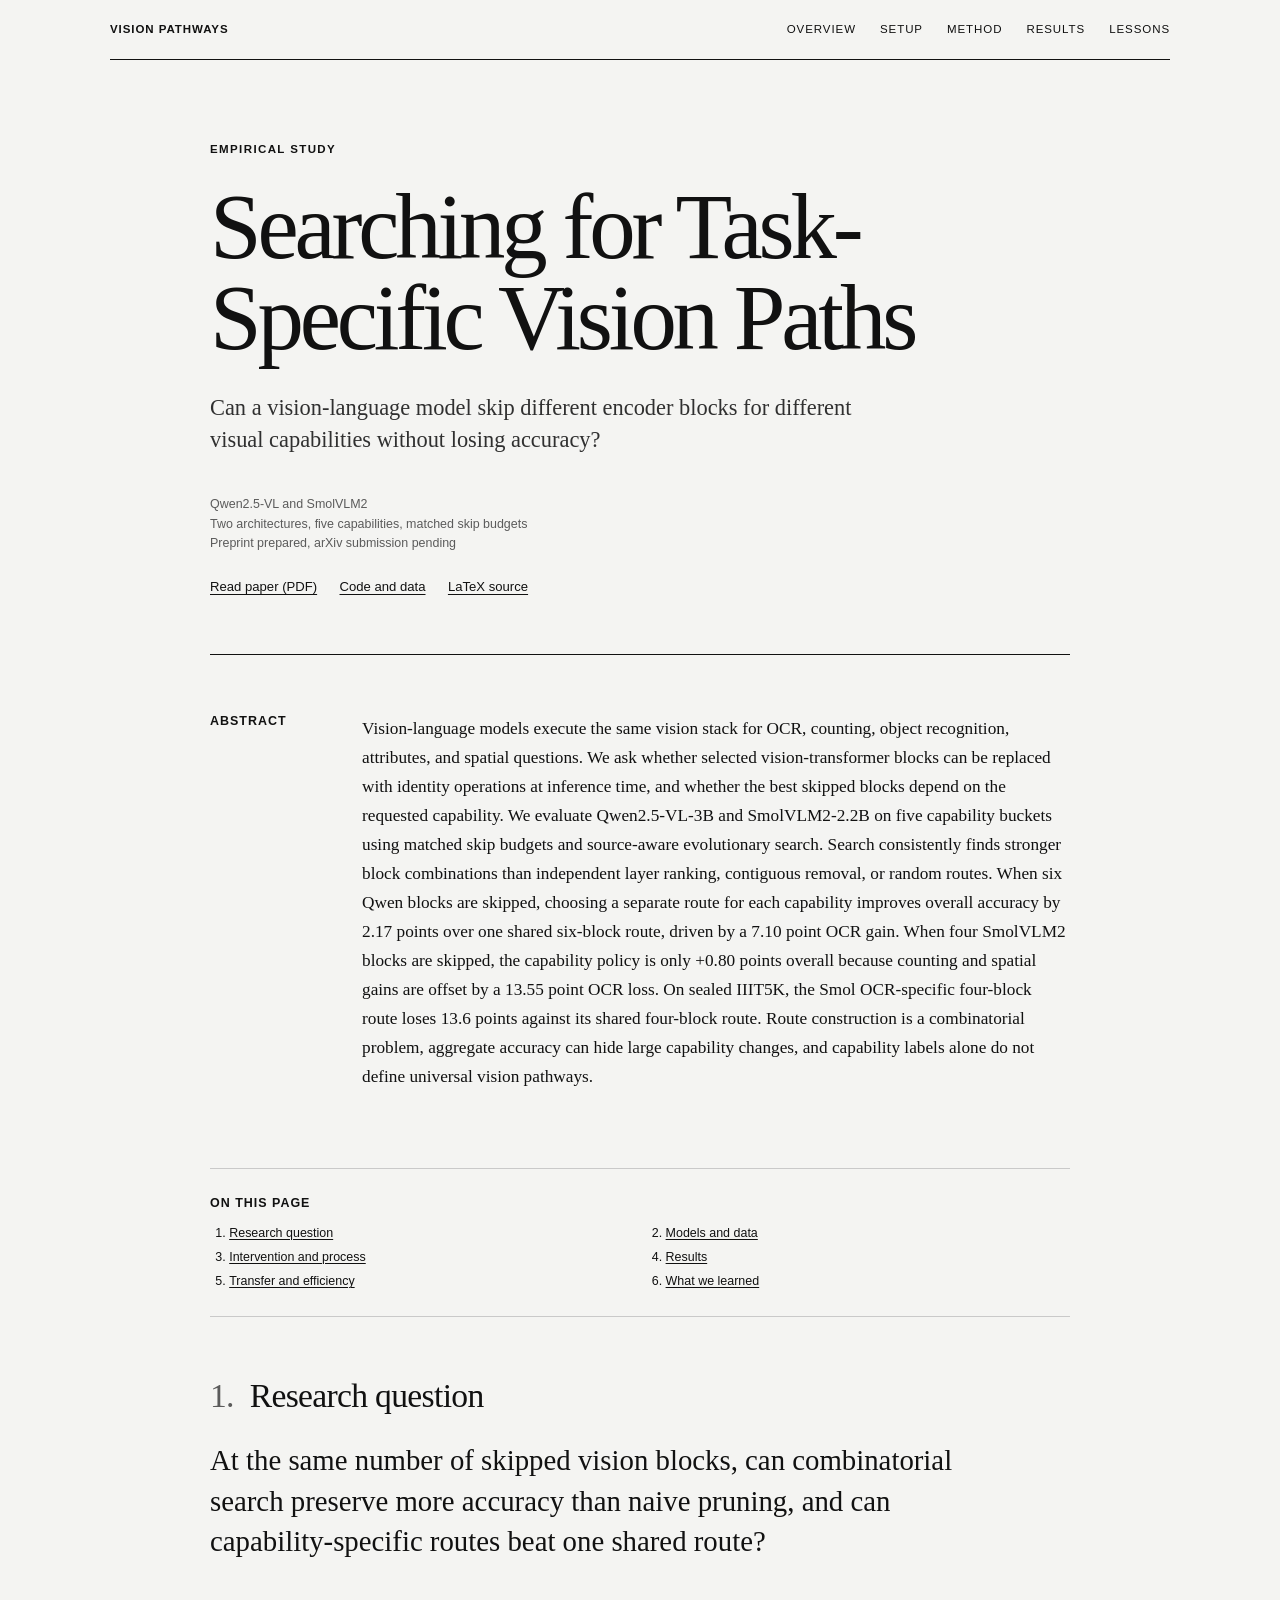
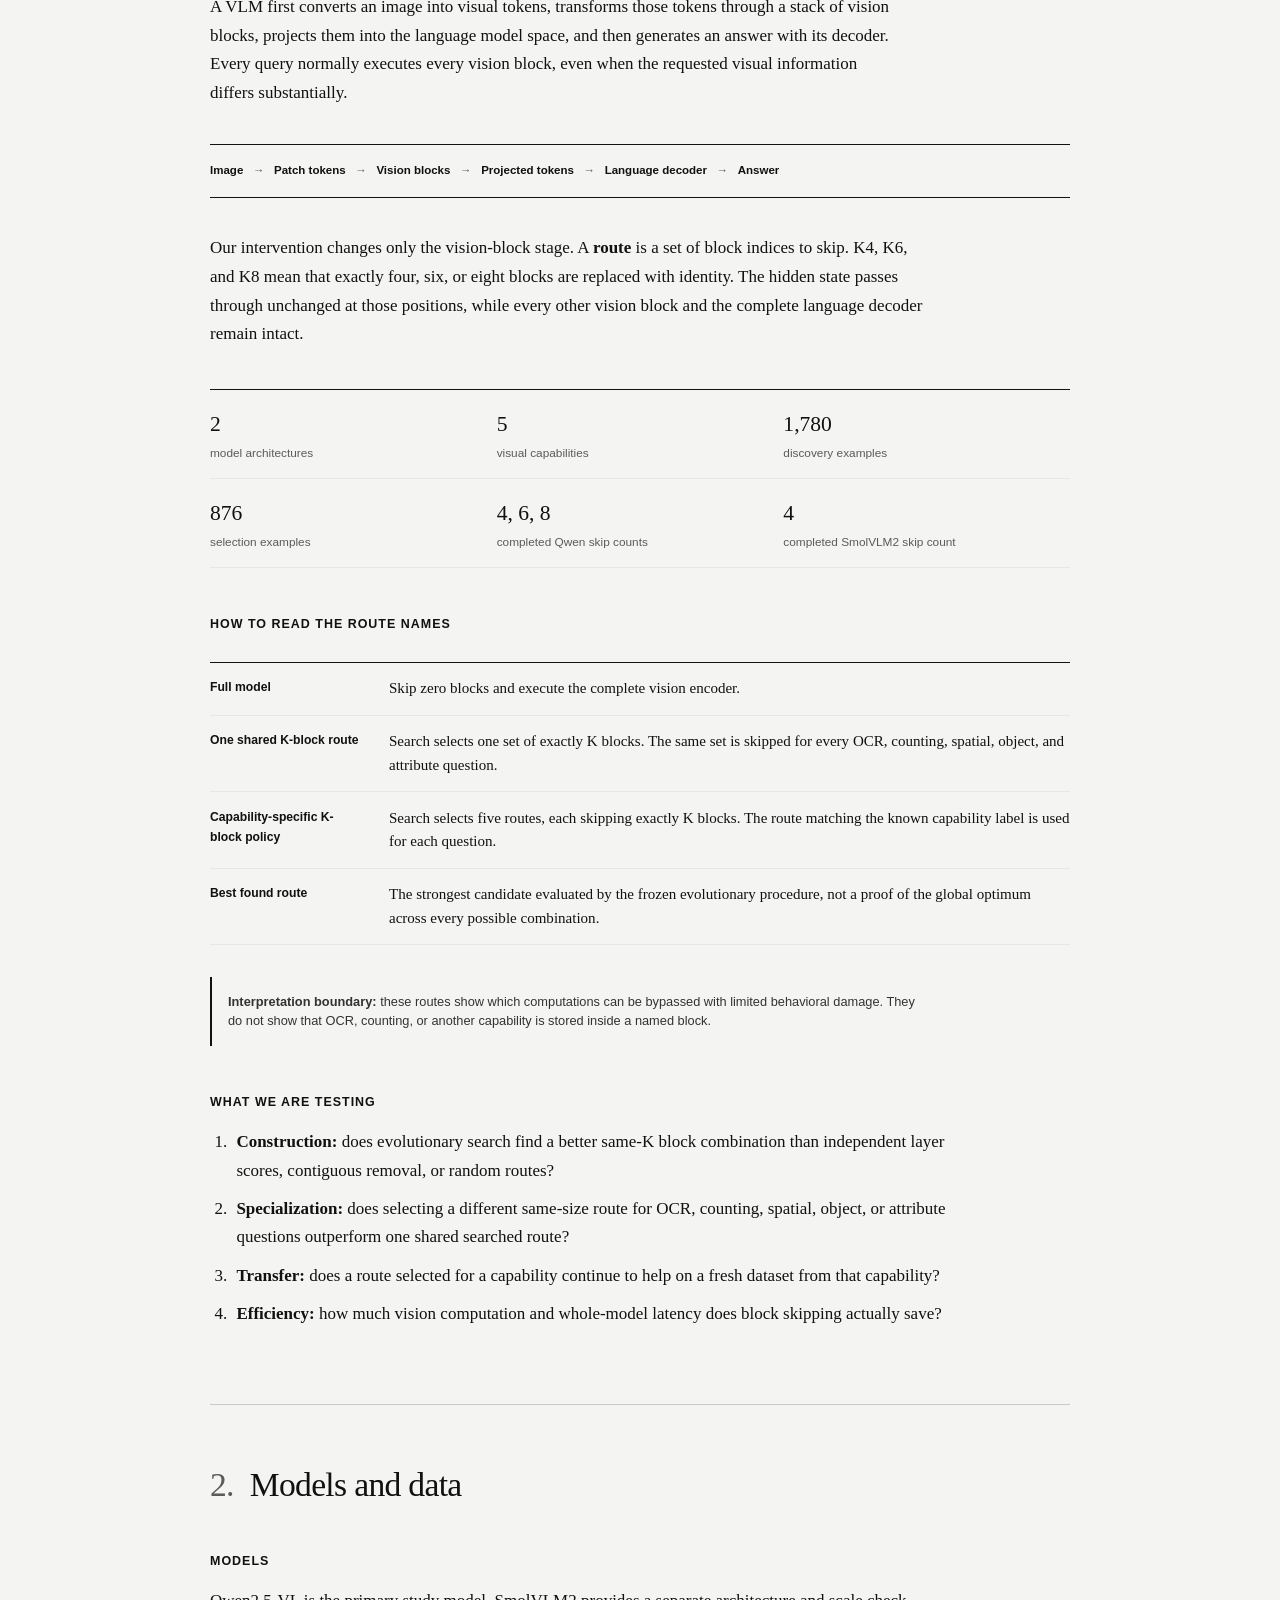
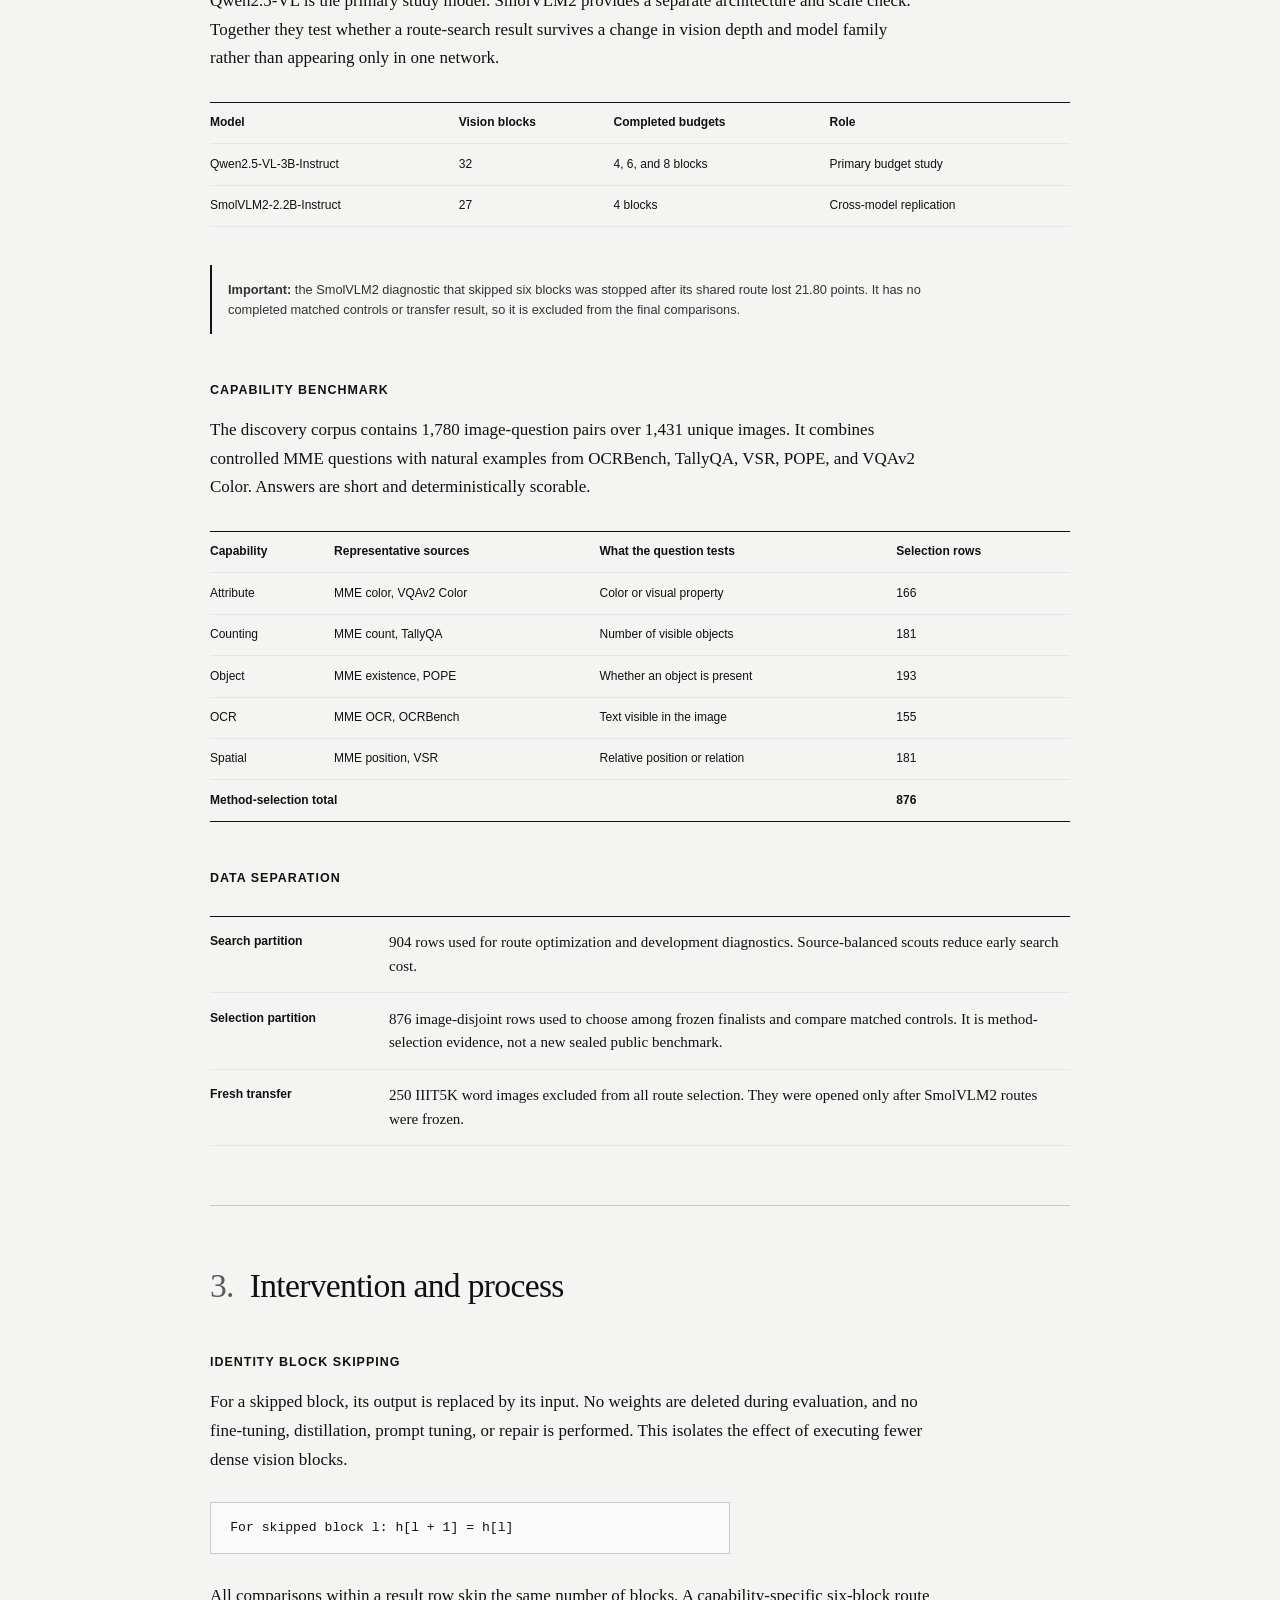
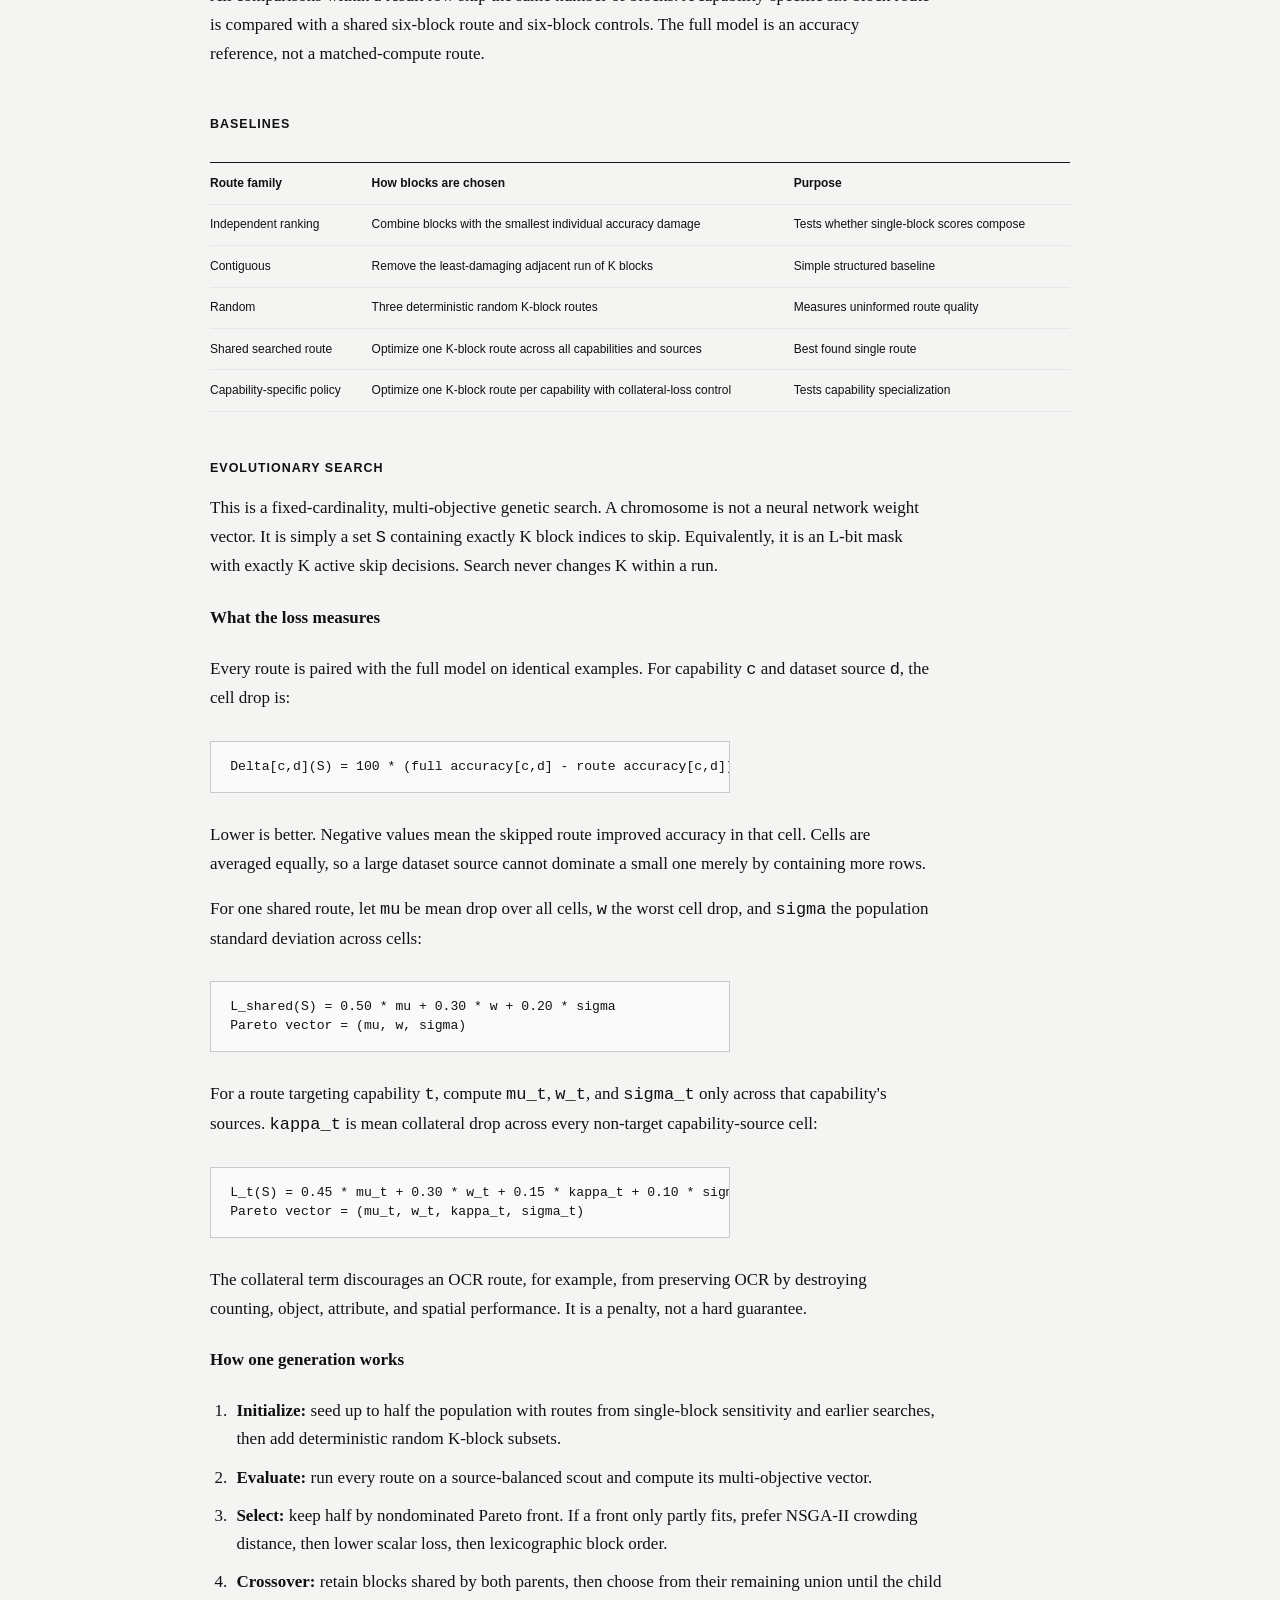
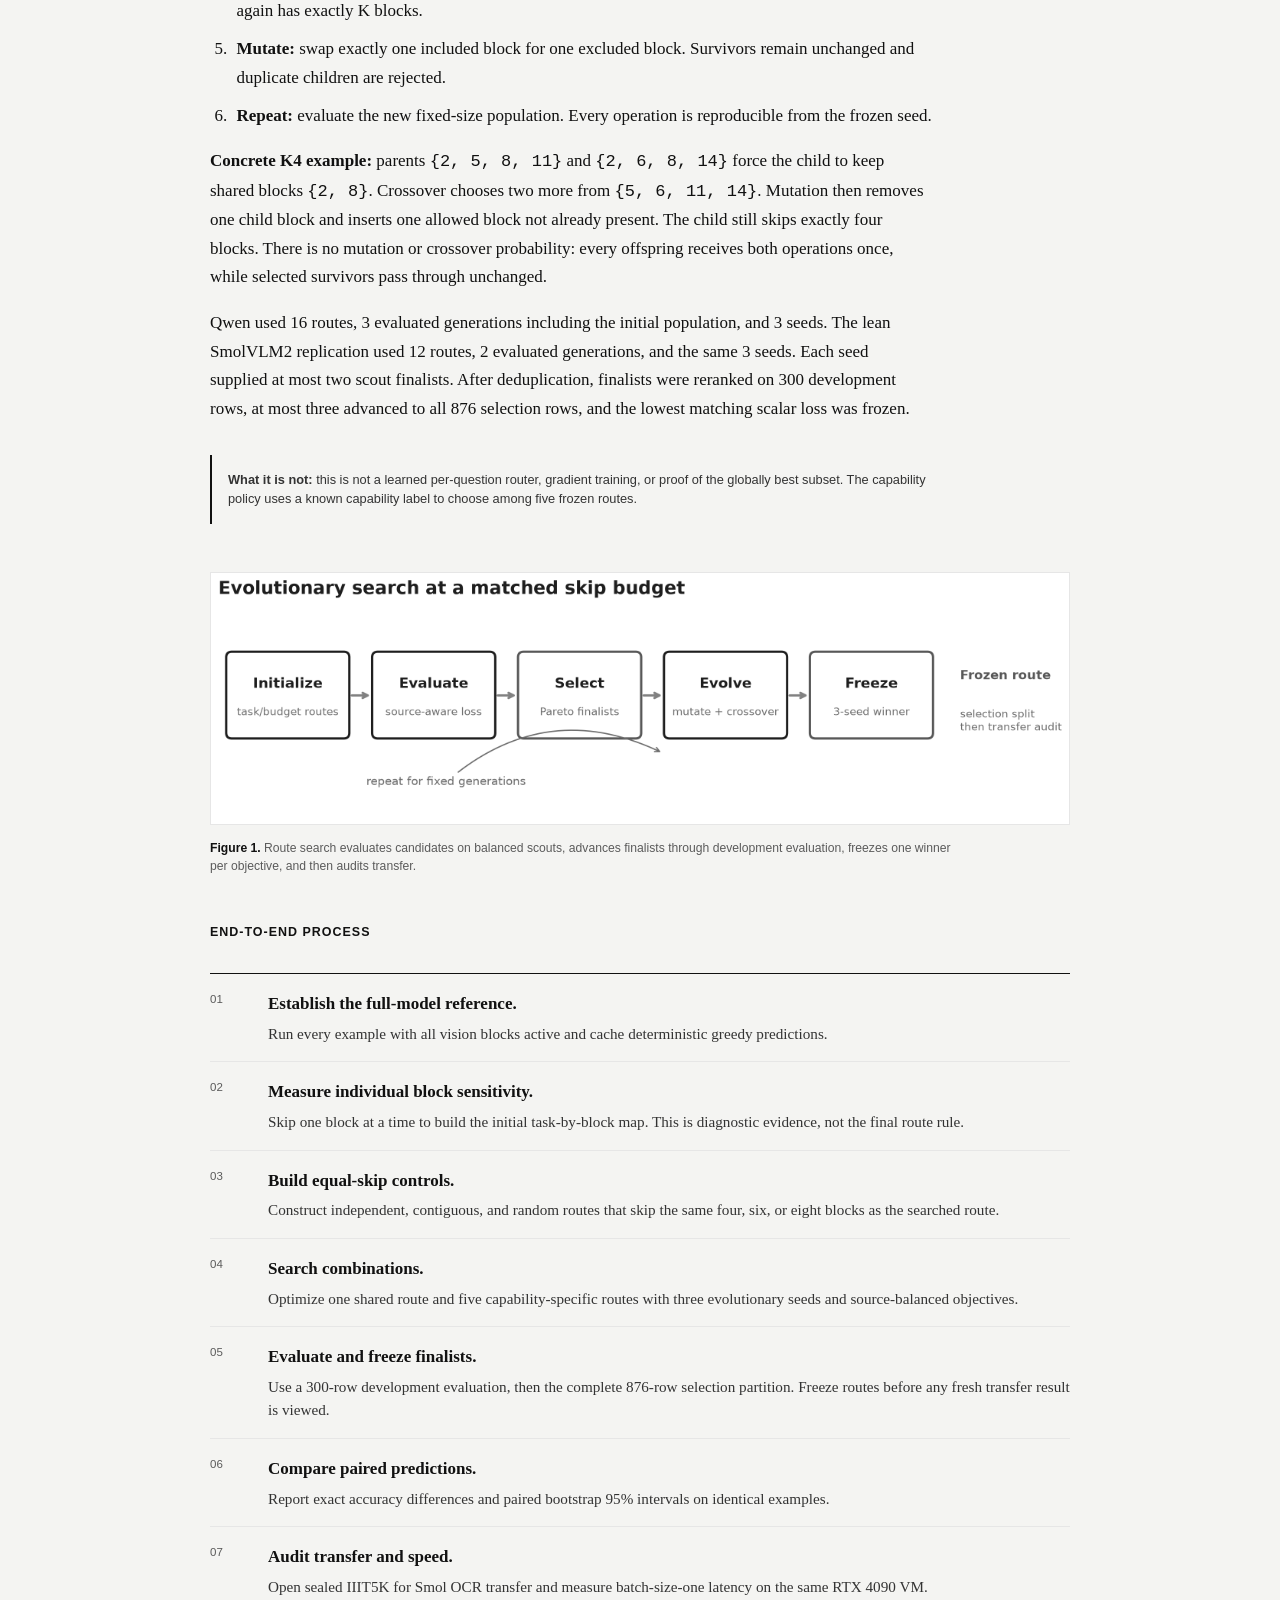
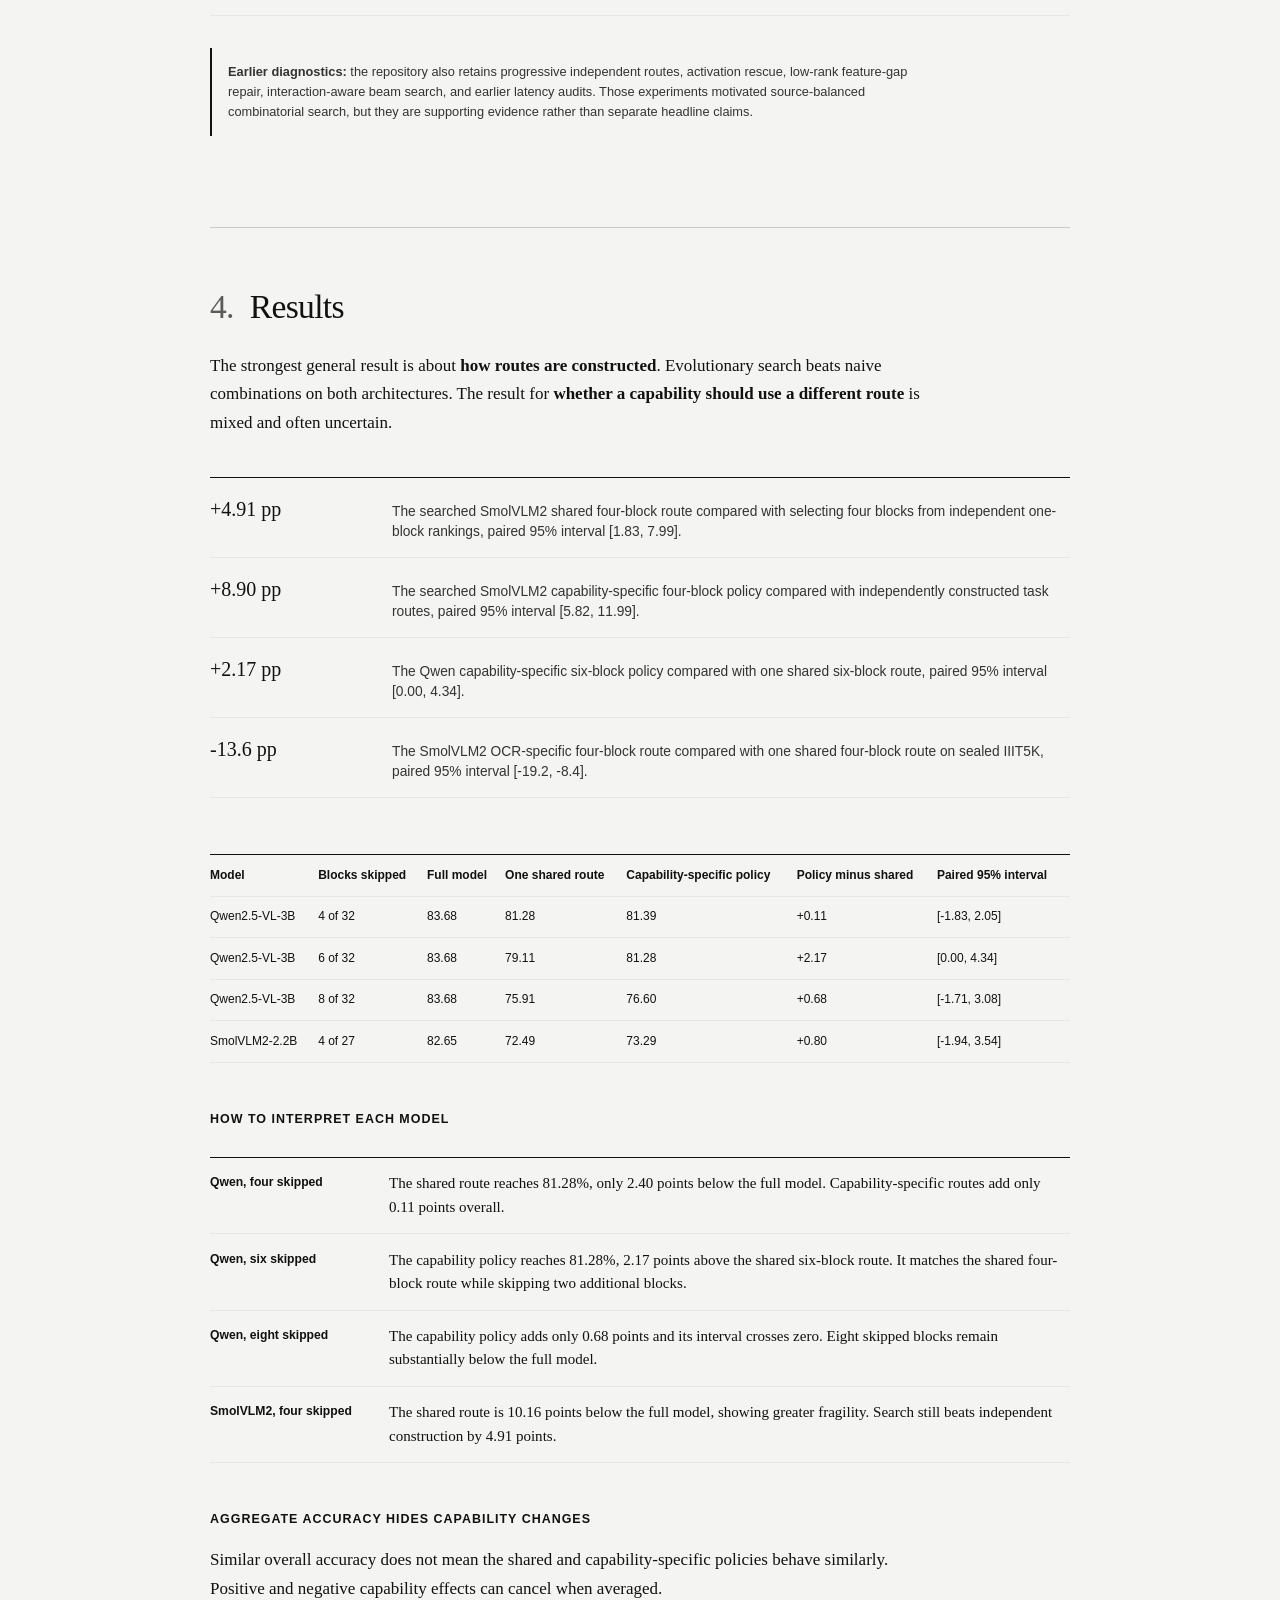
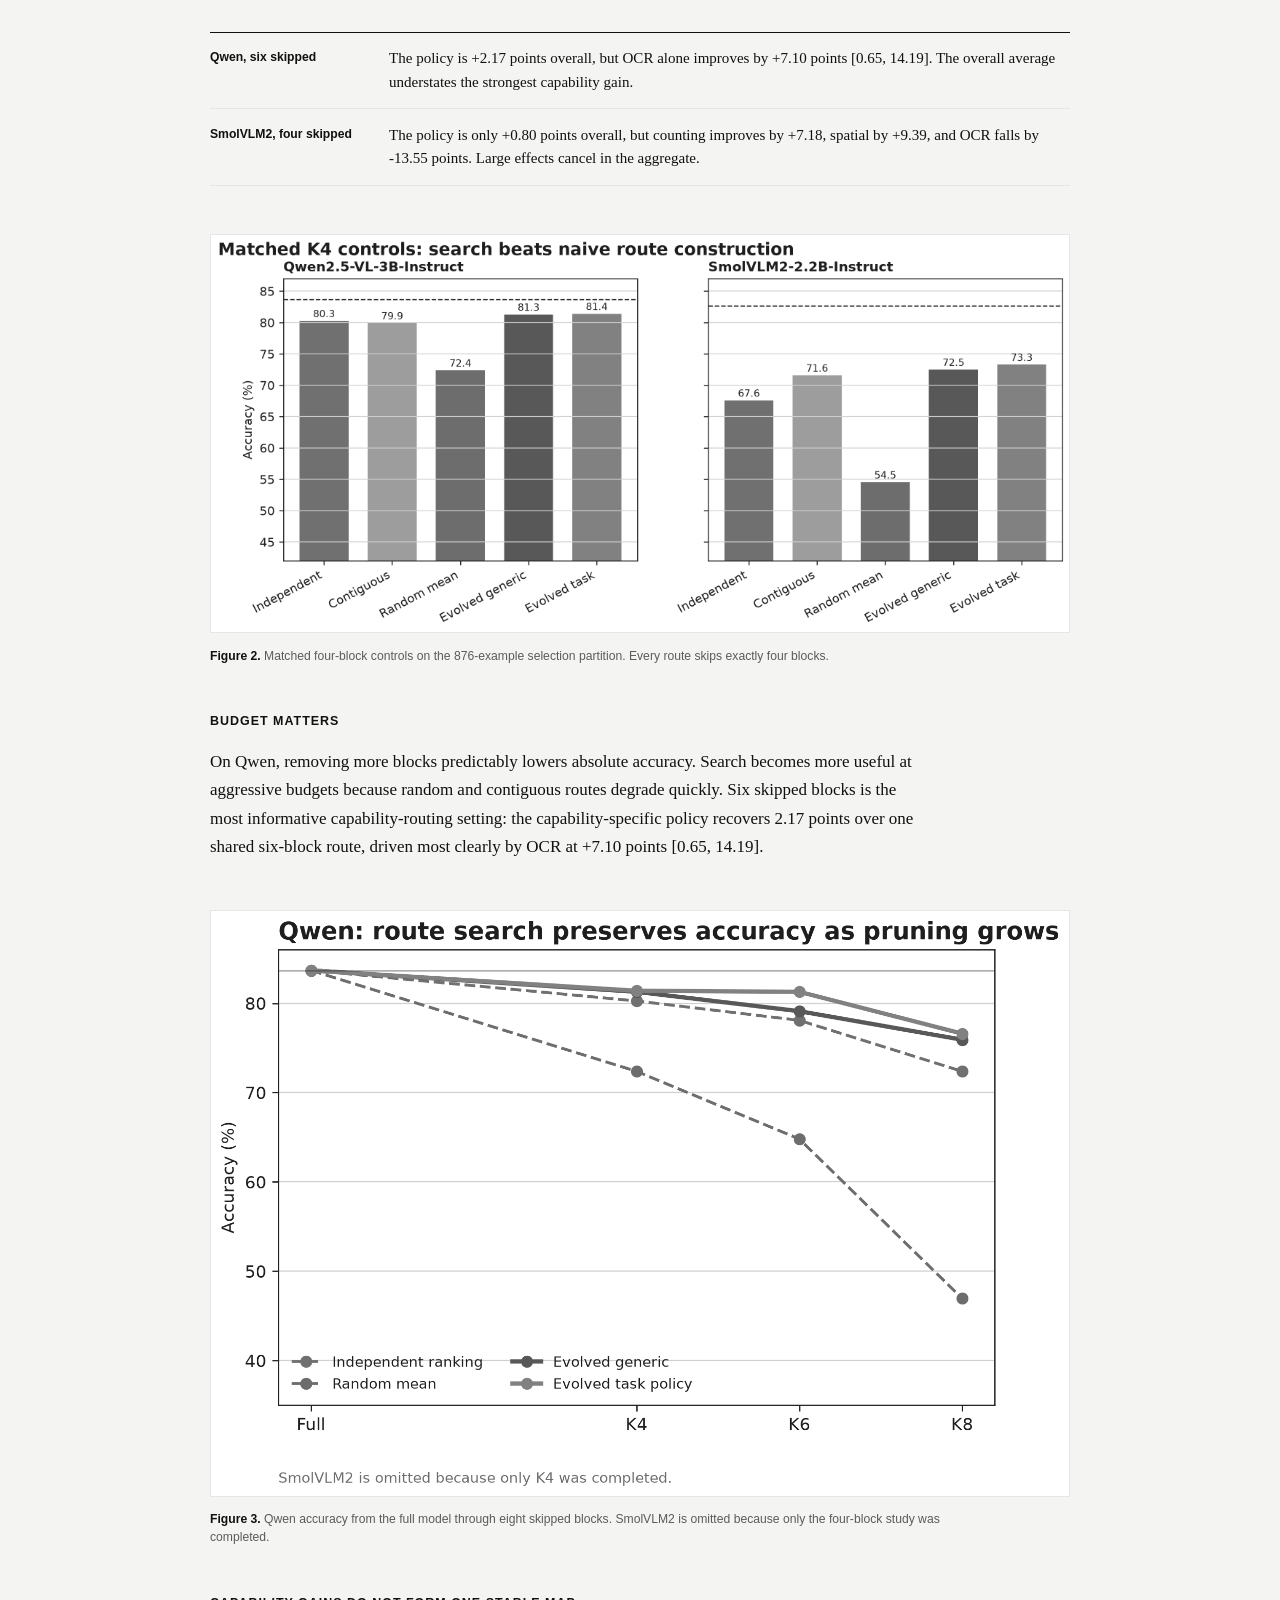
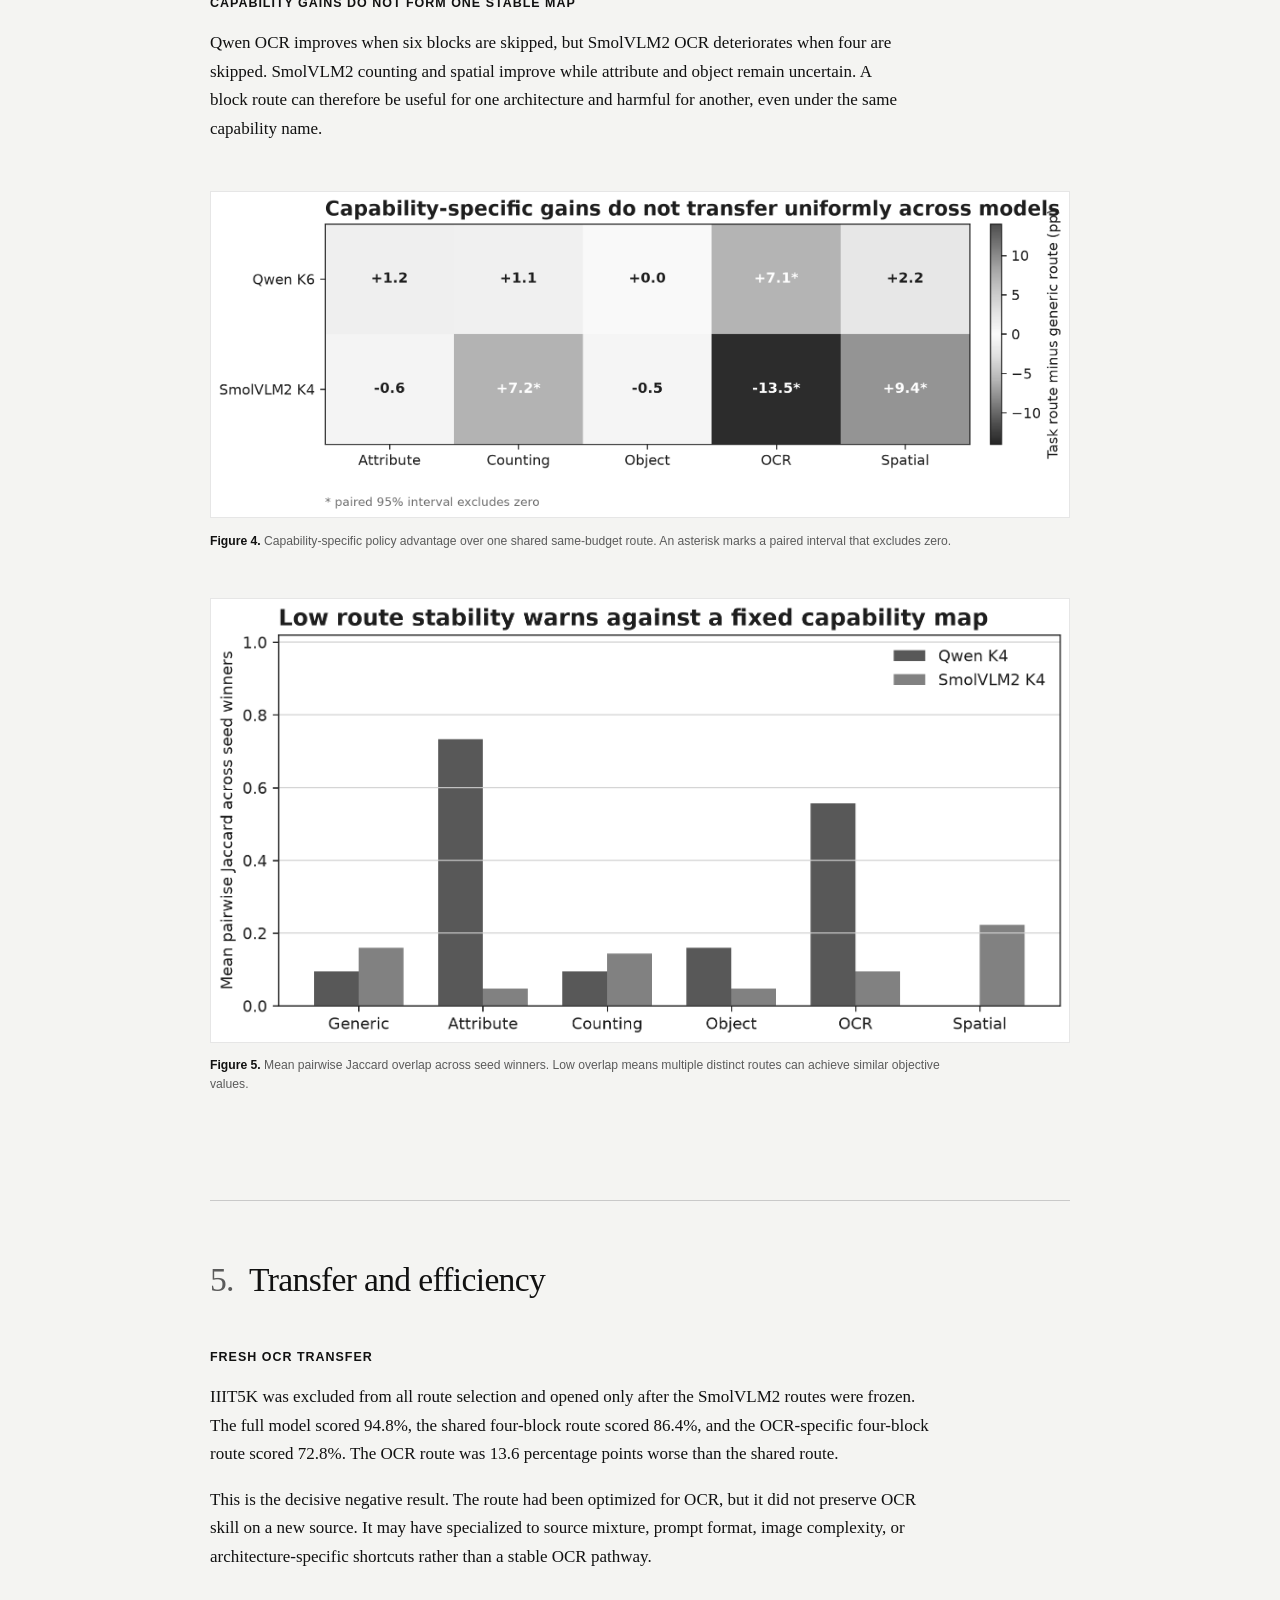
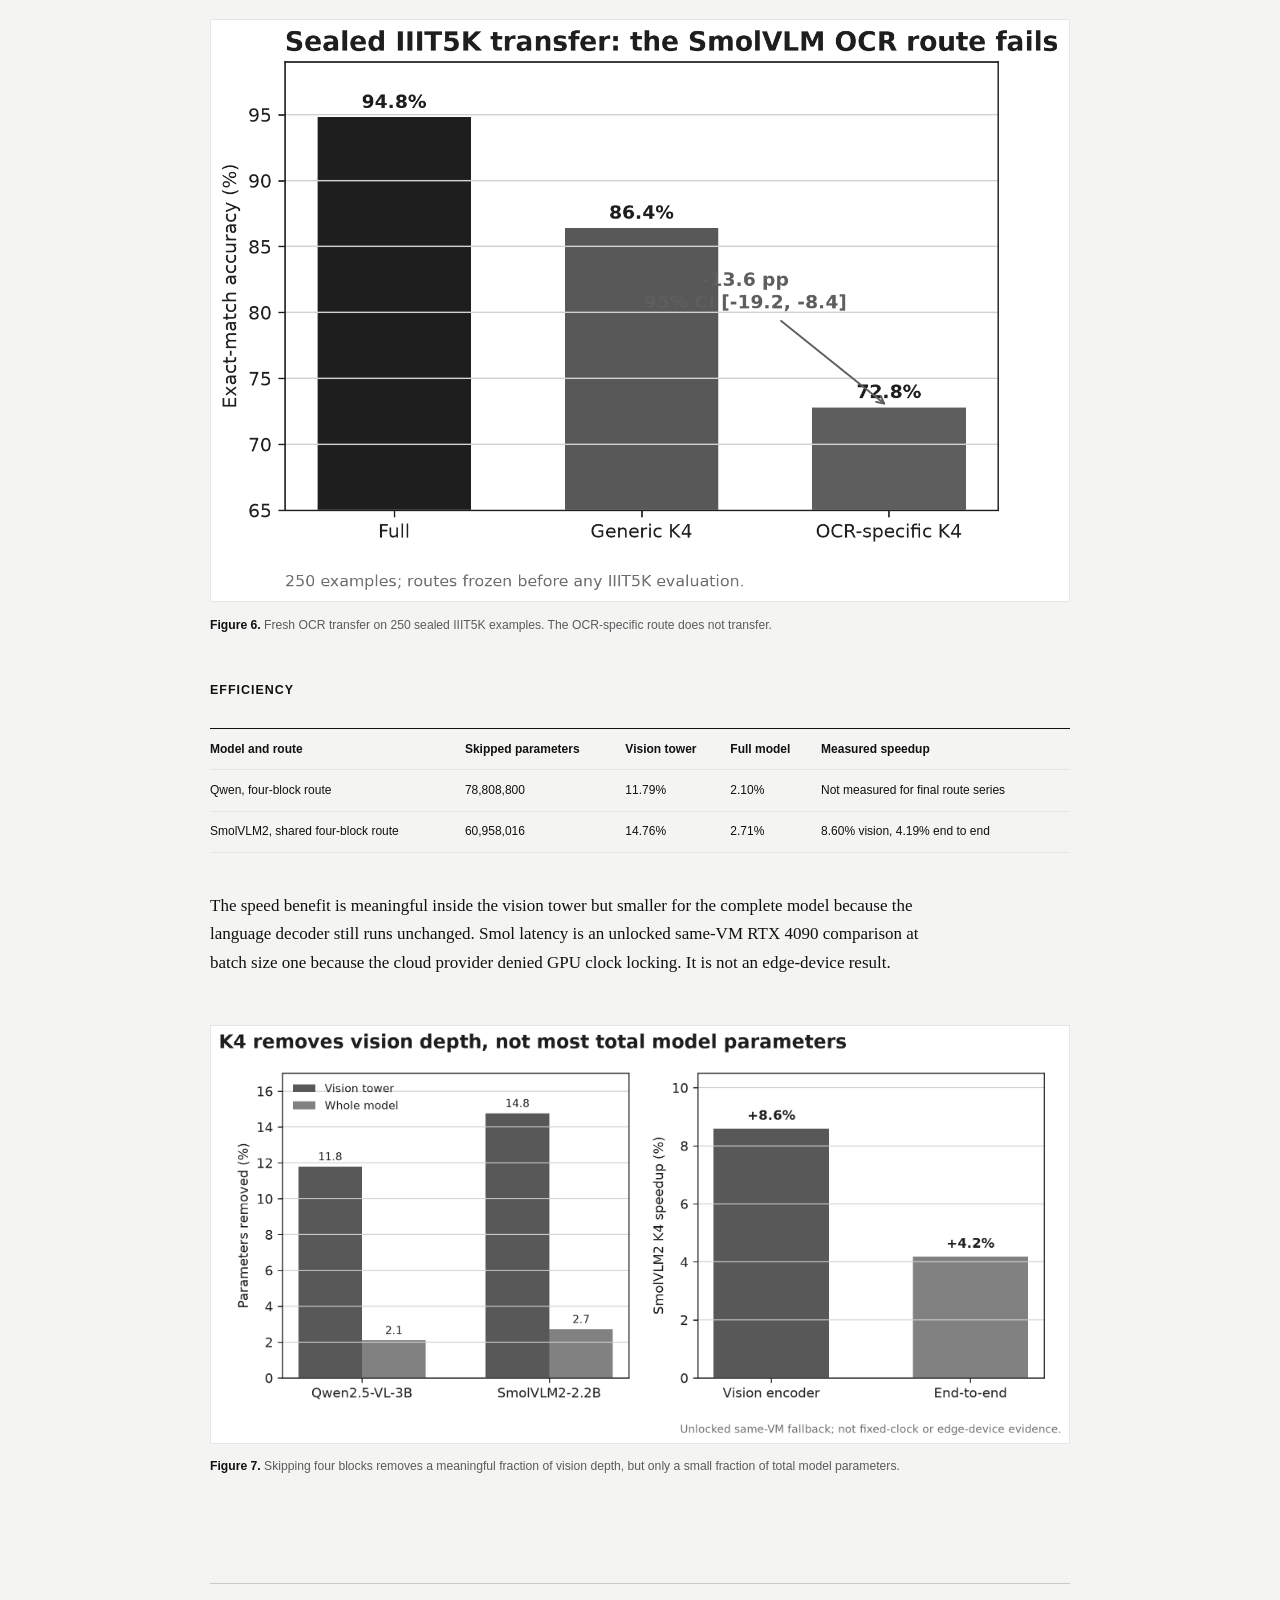
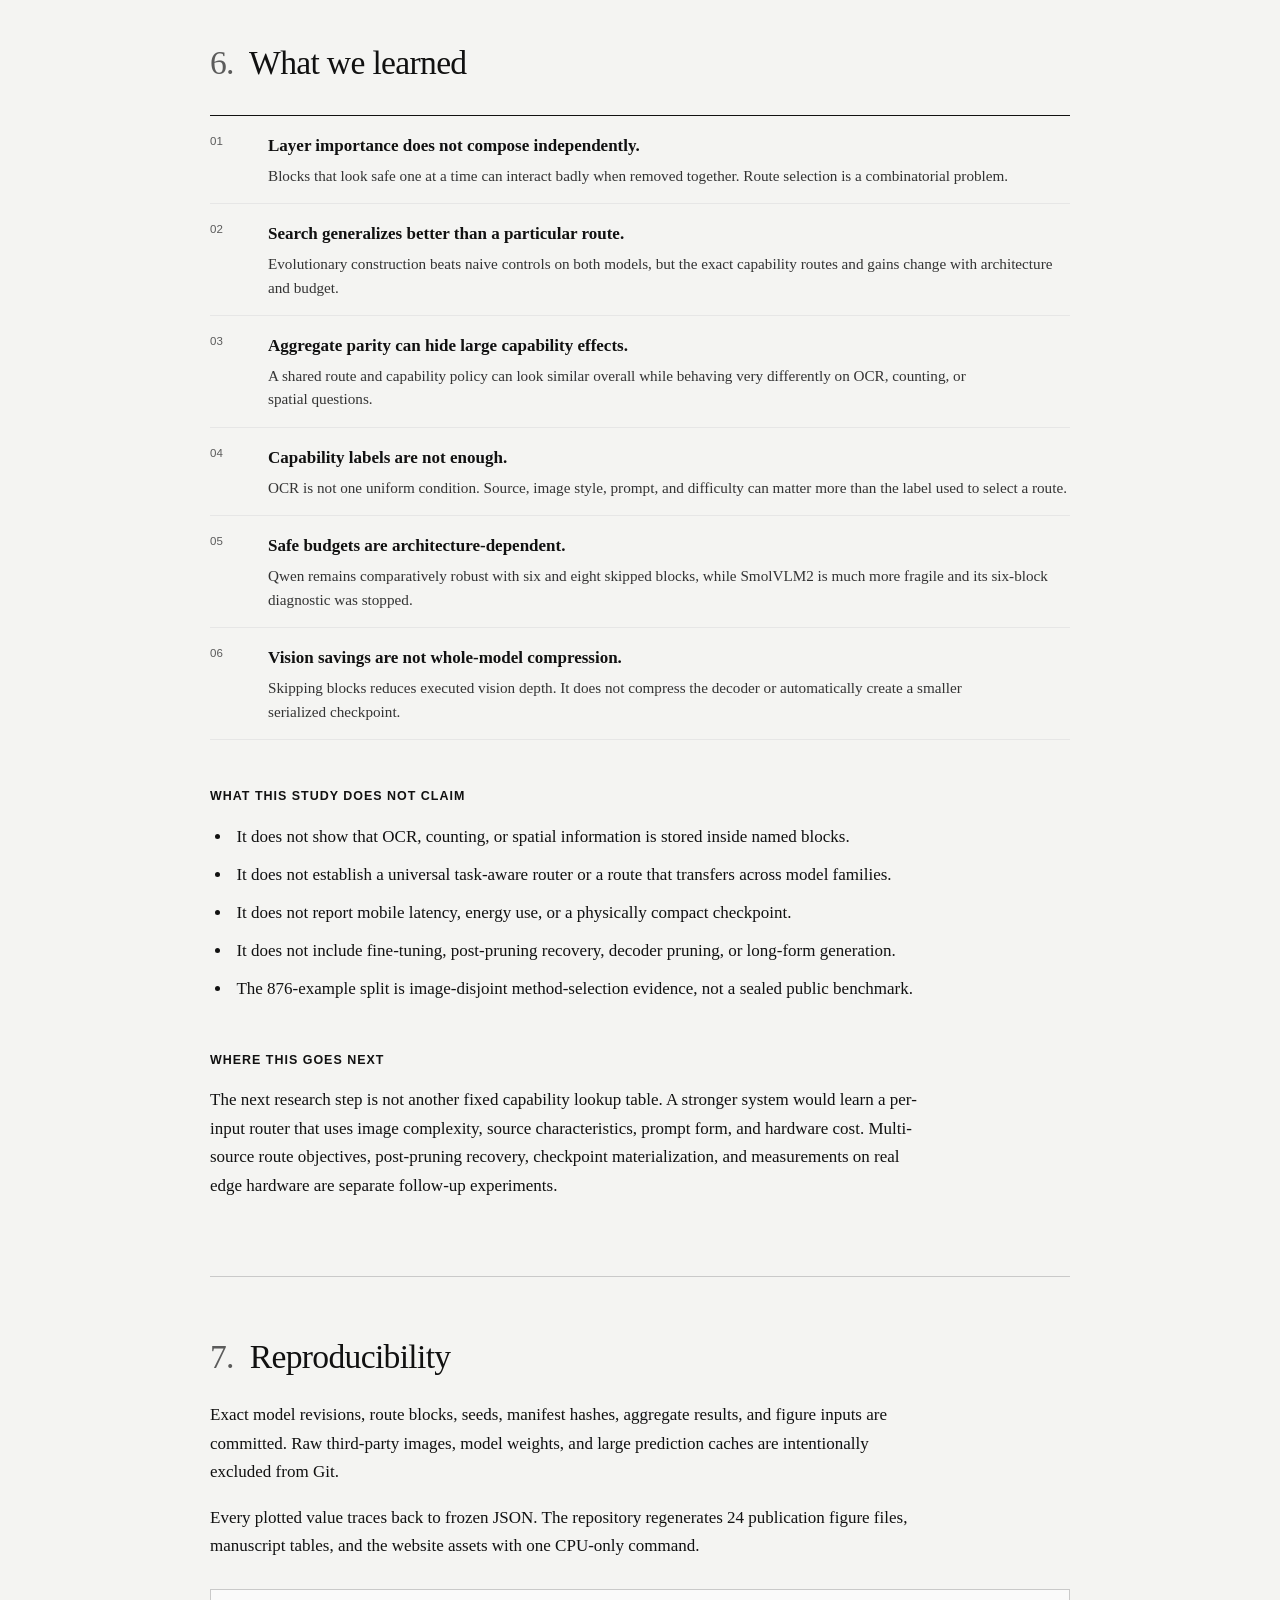
<file: docs/index.html>
<!doctype html>
<html lang="en">
<head>
  <meta charset="utf-8">
  <meta name="viewport" content="width=device-width, initial-scale=1">
  <meta name="description" content="An empirical study of evolutionary vision-block pruning across Qwen2.5-VL and SmolVLM2.">
  <title>Searching for Task-Specific Vision Paths</title>
  <link rel="stylesheet" href="styles.css">
</head>
<body>
  <header class="site-header">
    <a class="wordmark" href="#top">Vision Pathways</a>
    <nav aria-label="Page navigation">
      <a href="#overview">Overview</a>
      <a href="#setup">Setup</a>
      <a href="#method">Method</a>
      <a href="#results">Results</a>
      <a href="#lessons">Lessons</a>
    </nav>
  </header>

  <main id="top" class="paper">
    <header class="paper-header">
      <p class="paper-type">Empirical study</p>
      <h1>Searching for Task-Specific Vision Paths</h1>
      <p class="subtitle">Can a vision-language model skip different encoder blocks for different visual capabilities without losing accuracy?</p>
      <p class="metadata">Qwen2.5-VL and SmolVLM2<br>Two architectures, five capabilities, matched skip budgets<br>Preprint prepared, arXiv submission pending</p>
      <p class="links">
        <a href="https://raw.githubusercontent.com/TarunTomar122/vision-pathways/main/paper/main.pdf">Read paper (PDF)</a>
        <a href="https://github.com/TarunTomar122/vision-pathways">Code and data</a>
        <a href="https://github.com/TarunTomar122/vision-pathways/blob/main/paper/main.tex">LaTeX source</a>
      </p>
    </header>

    <section id="abstract" class="abstract">
      <h2>Abstract</h2>
      <p>Vision-language models execute the same vision stack for OCR, counting, object recognition, attributes, and spatial questions. We ask whether selected vision-transformer blocks can be replaced with identity operations at inference time, and whether the best skipped blocks depend on the requested capability. We evaluate Qwen2.5-VL-3B and SmolVLM2-2.2B on five capability buckets using matched skip budgets and source-aware evolutionary search. Search consistently finds stronger block combinations than independent layer ranking, contiguous removal, or random routes. When six Qwen blocks are skipped, choosing a separate route for each capability improves overall accuracy by 2.17 points over one shared six-block route, driven by a 7.10 point OCR gain. When four SmolVLM2 blocks are skipped, the capability policy is only +0.80 points overall because counting and spatial gains are offset by a 13.55 point OCR loss. On sealed IIIT5K, the Smol OCR-specific four-block route loses 13.6 points against its shared four-block route. Route construction is a combinatorial problem, aggregate accuracy can hide large capability changes, and capability labels alone do not define universal vision pathways.</p>
    </section>

    <aside class="contents" aria-label="Contents">
      <p>On this page</p>
      <ol>
        <li><a href="#overview">Research question</a></li>
        <li><a href="#setup">Models and data</a></li>
        <li><a href="#method">Intervention and process</a></li>
        <li><a href="#results">Results</a></li>
        <li><a href="#transfer">Transfer and efficiency</a></li>
        <li><a href="#lessons">What we learned</a></li>
      </ol>
    </aside>

    <section id="overview">
      <h2><span>1.</span> Research question</h2>
      <p class="question">At the same number of skipped vision blocks, can combinatorial search preserve more accuracy than naive pruning, and can capability-specific routes beat one shared route?</p>
      <p>A VLM first converts an image into visual tokens, transforms those tokens through a stack of vision blocks, projects them into the language model space, and then generates an answer with its decoder. Every query normally executes every vision block, even when the requested visual information differs substantially.</p>

      <div class="pipeline" aria-label="Vision-language model processing pipeline">
        <span>Image</span><b>&rarr;</b><span>Patch tokens</span><b>&rarr;</b><span>Vision blocks</span><b>&rarr;</b><span>Projected tokens</span><b>&rarr;</b><span>Language decoder</span><b>&rarr;</b><span>Answer</span>
      </div>

      <p>Our intervention changes only the vision-block stage. A <strong>route</strong> is a set of block indices to skip. K4, K6, and K8 mean that exactly four, six, or eight blocks are replaced with identity. The hidden state passes through unchanged at those positions, while every other vision block and the complete language decoder remain intact.</p>

      <dl class="summary-grid">
        <div><dt>2</dt><dd>model architectures</dd></div>
        <div><dt>5</dt><dd>visual capabilities</dd></div>
        <div><dt>1,780</dt><dd>discovery examples</dd></div>
        <div><dt>876</dt><dd>selection examples</dd></div>
        <div><dt>4, 6, 8</dt><dd>completed Qwen skip counts</dd></div>
        <div><dt>4</dt><dd>completed SmolVLM2 skip count</dd></div>
      </dl>

      <h3>How to read the route names</h3>
      <dl class="definition-list">
        <div><dt>Full model</dt><dd>Skip zero blocks and execute the complete vision encoder.</dd></div>
        <div><dt>One shared K-block route</dt><dd>Search selects one set of exactly K blocks. The same set is skipped for every OCR, counting, spatial, object, and attribute question.</dd></div>
        <div><dt>Capability-specific K-block policy</dt><dd>Search selects five routes, each skipping exactly K blocks. The route matching the known capability label is used for each question.</dd></div>
        <div><dt>Best found route</dt><dd>The strongest candidate evaluated by the frozen evolutionary procedure, not a proof of the global optimum across every possible combination.</dd></div>
      </dl>
      <p class="note"><strong>Interpretation boundary:</strong> these routes show which computations can be bypassed with limited behavioral damage. They do not show that OCR, counting, or another capability is stored inside a named block.</p>

      <h3>What we are testing</h3>
      <ol class="prose-list">
        <li><strong>Construction:</strong> does evolutionary search find a better same-K block combination than independent layer scores, contiguous removal, or random routes?</li>
        <li><strong>Specialization:</strong> does selecting a different same-size route for OCR, counting, spatial, object, or attribute questions outperform one shared searched route?</li>
        <li><strong>Transfer:</strong> does a route selected for a capability continue to help on a fresh dataset from that capability?</li>
        <li><strong>Efficiency:</strong> how much vision computation and whole-model latency does block skipping actually save?</li>
      </ol>
    </section>

    <section id="setup">
      <h2><span>2.</span> Models and data</h2>
      <h3>Models</h3>
      <p>Qwen2.5-VL is the primary study model. SmolVLM2 provides a separate architecture and scale check. Together they test whether a route-search result survives a change in vision depth and model family rather than appearing only in one network.</p>

      <div class="table-wrap">
        <table>
          <thead><tr><th>Model</th><th>Vision blocks</th><th>Completed budgets</th><th>Role</th></tr></thead>
          <tbody>
            <tr><td>Qwen2.5-VL-3B-Instruct</td><td>32</td><td>4, 6, and 8 blocks</td><td>Primary budget study</td></tr>
            <tr><td>SmolVLM2-2.2B-Instruct</td><td>27</td><td>4 blocks</td><td>Cross-model replication</td></tr>
          </tbody>
        </table>
      </div>

      <p class="note"><strong>Important:</strong> the SmolVLM2 diagnostic that skipped six blocks was stopped after its shared route lost 21.80 points. It has no completed matched controls or transfer result, so it is excluded from the final comparisons.</p>

      <h3>Capability benchmark</h3>
      <p>The discovery corpus contains 1,780 image-question pairs over 1,431 unique images. It combines controlled MME questions with natural examples from OCRBench, TallyQA, VSR, POPE, and VQAv2 Color. Answers are short and deterministically scorable.</p>

      <div class="table-wrap">
        <table>
          <thead><tr><th>Capability</th><th>Representative sources</th><th>What the question tests</th><th>Selection rows</th></tr></thead>
          <tbody>
            <tr><td>Attribute</td><td>MME color, VQAv2 Color</td><td>Color or visual property</td><td>166</td></tr>
            <tr><td>Counting</td><td>MME count, TallyQA</td><td>Number of visible objects</td><td>181</td></tr>
            <tr><td>Object</td><td>MME existence, POPE</td><td>Whether an object is present</td><td>193</td></tr>
            <tr><td>OCR</td><td>MME OCR, OCRBench</td><td>Text visible in the image</td><td>155</td></tr>
            <tr><td>Spatial</td><td>MME position, VSR</td><td>Relative position or relation</td><td>181</td></tr>
          </tbody>
          <tfoot><tr><th colspan="3">Method-selection total</th><th>876</th></tr></tfoot>
        </table>
      </div>

      <h3>Data separation</h3>
      <dl class="definition-list">
        <div><dt>Search partition</dt><dd>904 rows used for route optimization and development diagnostics. Source-balanced scouts reduce early search cost.</dd></div>
        <div><dt>Selection partition</dt><dd>876 image-disjoint rows used to choose among frozen finalists and compare matched controls. It is method-selection evidence, not a new sealed public benchmark.</dd></div>
        <div><dt>Fresh transfer</dt><dd>250 IIIT5K word images excluded from all route selection. They were opened only after SmolVLM2 routes were frozen.</dd></div>
      </dl>
    </section>

    <section id="method">
      <h2><span>3.</span> Intervention and process</h2>
      <h3>Identity block skipping</h3>
      <p>For a skipped block, its output is replaced by its input. No weights are deleted during evaluation, and no fine-tuning, distillation, prompt tuning, or repair is performed. This isolates the effect of executing fewer dense vision blocks.</p>
      <pre class="equation"><code>For skipped block l: h[l + 1] = h[l]</code></pre>
      <p>All comparisons within a result row skip the same number of blocks. A capability-specific six-block route is compared with a shared six-block route and six-block controls. The full model is an accuracy reference, not a matched-compute route.</p>

      <h3>Baselines</h3>
      <div class="table-wrap">
        <table>
          <thead><tr><th>Route family</th><th>How blocks are chosen</th><th>Purpose</th></tr></thead>
          <tbody>
            <tr><td>Independent ranking</td><td>Combine blocks with the smallest individual accuracy damage</td><td>Tests whether single-block scores compose</td></tr>
            <tr><td>Contiguous</td><td>Remove the least-damaging adjacent run of K blocks</td><td>Simple structured baseline</td></tr>
            <tr><td>Random</td><td>Three deterministic random K-block routes</td><td>Measures uninformed route quality</td></tr>
            <tr><td>Shared searched route</td><td>Optimize one K-block route across all capabilities and sources</td><td>Best found single route</td></tr>
            <tr><td>Capability-specific policy</td><td>Optimize one K-block route per capability with collateral-loss control</td><td>Tests capability specialization</td></tr>
          </tbody>
        </table>
      </div>

      <h3>Evolutionary search</h3>
      <p>This is a fixed-cardinality, multi-objective genetic search. A chromosome is not a neural network weight vector. It is simply a set <code>S</code> containing exactly K block indices to skip. Equivalently, it is an L-bit mask with exactly K active skip decisions. Search never changes K within a run.</p>

      <h4>What the loss measures</h4>
      <p>Every route is paired with the full model on identical examples. For capability <code>c</code> and dataset source <code>d</code>, the cell drop is:</p>
      <pre class="equation equation-wide"><code>Delta[c,d](S) = 100 * (full accuracy[c,d] - route accuracy[c,d])</code></pre>
      <p>Lower is better. Negative values mean the skipped route improved accuracy in that cell. Cells are averaged equally, so a large dataset source cannot dominate a small one merely by containing more rows.</p>

      <p>For one shared route, let <code>mu</code> be mean drop over all cells, <code>w</code> the worst cell drop, and <code>sigma</code> the population standard deviation across cells:</p>
      <pre class="equation equation-wide"><code>L_shared(S) = 0.50 * mu + 0.30 * w + 0.20 * sigma
Pareto vector = (mu, w, sigma)</code></pre>

      <p>For a route targeting capability <code>t</code>, compute <code>mu_t</code>, <code>w_t</code>, and <code>sigma_t</code> only across that capability's sources. <code>kappa_t</code> is mean collateral drop across every non-target capability-source cell:</p>
      <pre class="equation equation-wide"><code>L_t(S) = 0.45 * mu_t + 0.30 * w_t + 0.15 * kappa_t + 0.10 * sigma_t
Pareto vector = (mu_t, w_t, kappa_t, sigma_t)</code></pre>
      <p>The collateral term discourages an OCR route, for example, from preserving OCR by destroying counting, object, attribute, and spatial performance. It is a penalty, not a hard guarantee.</p>

      <h4>How one generation works</h4>
      <ol class="prose-list">
        <li><strong>Initialize:</strong> seed up to half the population with routes from single-block sensitivity and earlier searches, then add deterministic random K-block subsets.</li>
        <li><strong>Evaluate:</strong> run every route on a source-balanced scout and compute its multi-objective vector.</li>
        <li><strong>Select:</strong> keep half by nondominated Pareto front. If a front only partly fits, prefer NSGA-II crowding distance, then lower scalar loss, then lexicographic block order.</li>
        <li><strong>Crossover:</strong> retain blocks shared by both parents, then choose from their remaining union until the child again has exactly K blocks.</li>
        <li><strong>Mutate:</strong> swap exactly one included block for one excluded block. Survivors remain unchanged and duplicate children are rejected.</li>
        <li><strong>Repeat:</strong> evaluate the new fixed-size population. Every operation is reproducible from the frozen seed.</li>
      </ol>

      <p><strong>Concrete K4 example:</strong> parents <code>{2, 5, 8, 11}</code> and <code>{2, 6, 8, 14}</code> force the child to keep shared blocks <code>{2, 8}</code>. Crossover chooses two more from <code>{5, 6, 11, 14}</code>. Mutation then removes one child block and inserts one allowed block not already present. The child still skips exactly four blocks. There is no mutation or crossover probability: every offspring receives both operations once, while selected survivors pass through unchanged.</p>

      <p>Qwen used 16 routes, 3 evaluated generations including the initial population, and 3 seeds. The lean SmolVLM2 replication used 12 routes, 2 evaluated generations, and the same 3 seeds. Each seed supplied at most two scout finalists. After deduplication, finalists were reranked on 300 development rows, at most three advanced to all 876 selection rows, and the lowest matching scalar loss was frozen.</p>
      <p class="note"><strong>What it is not:</strong> this is not a learned per-question router, gradient training, or proof of the globally best subset. The capability policy uses a known capability label to choose among five frozen routes.</p>

      <figure>
        <img src="assets/generated-method-overview.png" alt="Compact evolutionary route search workflow with seven numbered stages">
        <figcaption><span>Figure 1.</span> Route search evaluates candidates on balanced scouts, advances finalists through development evaluation, freezes one winner per objective, and then audits transfer.</figcaption>
      </figure>

      <h3>End-to-end process</h3>
      <ol class="process-list">
        <li><div><strong>Establish the full-model reference.</strong><p>Run every example with all vision blocks active and cache deterministic greedy predictions.</p></div></li>
        <li><div><strong>Measure individual block sensitivity.</strong><p>Skip one block at a time to build the initial task-by-block map. This is diagnostic evidence, not the final route rule.</p></div></li>
        <li><div><strong>Build equal-skip controls.</strong><p>Construct independent, contiguous, and random routes that skip the same four, six, or eight blocks as the searched route.</p></div></li>
        <li><div><strong>Search combinations.</strong><p>Optimize one shared route and five capability-specific routes with three evolutionary seeds and source-balanced objectives.</p></div></li>
        <li><div><strong>Evaluate and freeze finalists.</strong><p>Use a 300-row development evaluation, then the complete 876-row selection partition. Freeze routes before any fresh transfer result is viewed.</p></div></li>
        <li><div><strong>Compare paired predictions.</strong><p>Report exact accuracy differences and paired bootstrap 95% intervals on identical examples.</p></div></li>
        <li><div><strong>Audit transfer and speed.</strong><p>Open sealed IIIT5K for Smol OCR transfer and measure batch-size-one latency on the same RTX 4090 VM.</p></div></li>
      </ol>

      <p class="note"><strong>Earlier diagnostics:</strong> the repository also retains progressive independent routes, activation rescue, low-rank feature-gap repair, interaction-aware beam search, and earlier latency audits. Those experiments motivated source-balanced combinatorial search, but they are supporting evidence rather than separate headline claims.</p>
    </section>

    <section id="results">
      <h2><span>4.</span> Results</h2>
      <p>The strongest general result is about <strong>how routes are constructed</strong>. Evolutionary search beats naive combinations on both architectures. The result for <strong>whether a capability should use a different route</strong> is mixed and often uncertain.</p>

      <div class="finding-list">
        <div><strong>+4.91 pp</strong><p>The searched SmolVLM2 shared four-block route compared with selecting four blocks from independent one-block rankings, paired 95% interval [1.83, 7.99].</p></div>
        <div><strong>+8.90 pp</strong><p>The searched SmolVLM2 capability-specific four-block policy compared with independently constructed task routes, paired 95% interval [5.82, 11.99].</p></div>
        <div><strong>+2.17 pp</strong><p>The Qwen capability-specific six-block policy compared with one shared six-block route, paired 95% interval [0.00, 4.34].</p></div>
        <div><strong>-13.6 pp</strong><p>The SmolVLM2 OCR-specific four-block route compared with one shared four-block route on sealed IIIT5K, paired 95% interval [-19.2, -8.4].</p></div>
      </div>

      <div class="table-wrap">
        <table>
          <thead><tr><th>Model</th><th>Blocks skipped</th><th>Full model</th><th>One shared route</th><th>Capability-specific policy</th><th>Policy minus shared</th><th>Paired 95% interval</th></tr></thead>
          <tbody>
            <tr><td>Qwen2.5-VL-3B</td><td>4 of 32</td><td>83.68</td><td>81.28</td><td>81.39</td><td>+0.11</td><td>[-1.83, 2.05]</td></tr>
            <tr><td>Qwen2.5-VL-3B</td><td>6 of 32</td><td>83.68</td><td>79.11</td><td>81.28</td><td>+2.17</td><td>[0.00, 4.34]</td></tr>
            <tr><td>Qwen2.5-VL-3B</td><td>8 of 32</td><td>83.68</td><td>75.91</td><td>76.60</td><td>+0.68</td><td>[-1.71, 3.08]</td></tr>
            <tr><td>SmolVLM2-2.2B</td><td>4 of 27</td><td>82.65</td><td>72.49</td><td>73.29</td><td>+0.80</td><td>[-1.94, 3.54]</td></tr>
          </tbody>
        </table>
      </div>

      <h3>How to interpret each model</h3>
      <dl class="definition-list">
        <div><dt>Qwen, four skipped</dt><dd>The shared route reaches 81.28%, only 2.40 points below the full model. Capability-specific routes add only 0.11 points overall.</dd></div>
        <div><dt>Qwen, six skipped</dt><dd>The capability policy reaches 81.28%, 2.17 points above the shared six-block route. It matches the shared four-block route while skipping two additional blocks.</dd></div>
        <div><dt>Qwen, eight skipped</dt><dd>The capability policy adds only 0.68 points and its interval crosses zero. Eight skipped blocks remain substantially below the full model.</dd></div>
        <div><dt>SmolVLM2, four skipped</dt><dd>The shared route is 10.16 points below the full model, showing greater fragility. Search still beats independent construction by 4.91 points.</dd></div>
      </dl>

      <h3>Aggregate accuracy hides capability changes</h3>
      <p>Similar overall accuracy does not mean the shared and capability-specific policies behave similarly. Positive and negative capability effects can cancel when averaged.</p>
      <dl class="definition-list">
        <div><dt>Qwen, six skipped</dt><dd>The policy is +2.17 points overall, but OCR alone improves by +7.10 points [0.65, 14.19]. The overall average understates the strongest capability gain.</dd></div>
        <div><dt>SmolVLM2, four skipped</dt><dd>The policy is only +0.80 points overall, but counting improves by +7.18, spatial by +9.39, and OCR falls by -13.55 points. Large effects cancel in the aggregate.</dd></div>
      </dl>

      <figure>
        <img src="assets/generated-matched-k4-controls.png" alt="Matched four-block accuracy controls on Qwen and SmolVLM2">
        <figcaption><span>Figure 2.</span> Matched four-block controls on the 876-example selection partition. Every route skips exactly four blocks.</figcaption>
      </figure>

      <h3>Budget matters</h3>
      <p>On Qwen, removing more blocks predictably lowers absolute accuracy. Search becomes more useful at aggressive budgets because random and contiguous routes degrade quickly. Six skipped blocks is the most informative capability-routing setting: the capability-specific policy recovers 2.17 points over one shared six-block route, driven most clearly by OCR at +7.10 points [0.65, 14.19].</p>

      <figure>
        <img src="assets/generated-qwen-accuracy-by-budget.png" alt="Qwen accuracy by skipped-block budget">
        <figcaption><span>Figure 3.</span> Qwen accuracy from the full model through eight skipped blocks. SmolVLM2 is omitted because only the four-block study was completed.</figcaption>
      </figure>

      <h3>Capability gains do not form one stable map</h3>
      <p>Qwen OCR improves when six blocks are skipped, but SmolVLM2 OCR deteriorates when four are skipped. SmolVLM2 counting and spatial improve while attribute and object remain uncertain. A block route can therefore be useful for one architecture and harmful for another, even under the same capability name.</p>

      <figure>
        <img src="assets/generated-cross-model-capability-heatmap.png" alt="Capability-policy advantage over one shared route across capabilities and models">
        <figcaption><span>Figure 4.</span> Capability-specific policy advantage over one shared same-budget route. An asterisk marks a paired interval that excludes zero.</figcaption>
      </figure>

      <figure>
        <img src="assets/generated-route-stability.png" alt="Route stability across evolutionary seeds">
        <figcaption><span>Figure 5.</span> Mean pairwise Jaccard overlap across seed winners. Low overlap means multiple distinct routes can achieve similar objective values.</figcaption>
      </figure>
    </section>

    <section id="transfer">
      <h2><span>5.</span> Transfer and efficiency</h2>
      <h3>Fresh OCR transfer</h3>
      <p>IIIT5K was excluded from all route selection and opened only after the SmolVLM2 routes were frozen. The full model scored 94.8%, the shared four-block route scored 86.4%, and the OCR-specific four-block route scored 72.8%. The OCR route was 13.6 percentage points worse than the shared route.</p>
      <p>This is the decisive negative result. The route had been optimized for OCR, but it did not preserve OCR skill on a new source. It may have specialized to source mixture, prompt format, image complexity, or architecture-specific shortcuts rather than a stable OCR pathway.</p>

      <figure>
        <img src="assets/generated-fresh-ocr-transfer.png" alt="Full model, shared four-block route, and OCR-specific four-block SmolVLM2 accuracy on IIIT5K">
        <figcaption><span>Figure 6.</span> Fresh OCR transfer on 250 sealed IIIT5K examples. The OCR-specific route does not transfer.</figcaption>
      </figure>

      <h3>Efficiency</h3>
      <div class="table-wrap">
        <table>
          <thead><tr><th>Model and route</th><th>Skipped parameters</th><th>Vision tower</th><th>Full model</th><th>Measured speedup</th></tr></thead>
          <tbody>
            <tr><td>Qwen, four-block route</td><td>78,808,800</td><td>11.79%</td><td>2.10%</td><td>Not measured for final route series</td></tr>
            <tr><td>SmolVLM2, shared four-block route</td><td>60,958,016</td><td>14.76%</td><td>2.71%</td><td>8.60% vision, 4.19% end to end</td></tr>
          </tbody>
        </table>
      </div>
      <p>The speed benefit is meaningful inside the vision tower but smaller for the complete model because the language decoder still runs unchanged. Smol latency is an unlocked same-VM RTX 4090 comparison at batch size one because the cloud provider denied GPU clock locking. It is not an edge-device result.</p>

      <figure>
        <img src="assets/generated-efficiency-summary.png" alt="Four-block parameter reduction and SmolVLM2 latency speedup">
        <figcaption><span>Figure 7.</span> Skipping four blocks removes a meaningful fraction of vision depth, but only a small fraction of total model parameters.</figcaption>
      </figure>
    </section>

    <section id="lessons">
      <h2><span>6.</span> What we learned</h2>
      <ol class="takeaways">
        <li><div><strong>Layer importance does not compose independently.</strong><p>Blocks that look safe one at a time can interact badly when removed together. Route selection is a combinatorial problem.</p></div></li>
        <li><div><strong>Search generalizes better than a particular route.</strong><p>Evolutionary construction beats naive controls on both models, but the exact capability routes and gains change with architecture and budget.</p></div></li>
        <li><div><strong>Aggregate parity can hide large capability effects.</strong><p>A shared route and capability policy can look similar overall while behaving very differently on OCR, counting, or spatial questions.</p></div></li>
        <li><div><strong>Capability labels are not enough.</strong><p>OCR is not one uniform condition. Source, image style, prompt, and difficulty can matter more than the label used to select a route.</p></div></li>
        <li><div><strong>Safe budgets are architecture-dependent.</strong><p>Qwen remains comparatively robust with six and eight skipped blocks, while SmolVLM2 is much more fragile and its six-block diagnostic was stopped.</p></div></li>
        <li><div><strong>Vision savings are not whole-model compression.</strong><p>Skipping blocks reduces executed vision depth. It does not compress the decoder or automatically create a smaller serialized checkpoint.</p></div></li>
      </ol>

      <h3>What this study does not claim</h3>
      <ul class="prose-list">
        <li>It does not show that OCR, counting, or spatial information is stored inside named blocks.</li>
        <li>It does not establish a universal task-aware router or a route that transfers across model families.</li>
        <li>It does not report mobile latency, energy use, or a physically compact checkpoint.</li>
        <li>It does not include fine-tuning, post-pruning recovery, decoder pruning, or long-form generation.</li>
        <li>The 876-example split is image-disjoint method-selection evidence, not a sealed public benchmark.</li>
      </ul>

      <h3>Where this goes next</h3>
      <p>The next research step is not another fixed capability lookup table. A stronger system would learn a per-input router that uses image complexity, source characteristics, prompt form, and hardware cost. Multi-source route objectives, post-pruning recovery, checkpoint materialization, and measurements on real edge hardware are separate follow-up experiments.</p>
    </section>

    <section id="artifacts" class="artifacts">
      <h2><span>7.</span> Reproducibility</h2>
      <p>Exact model revisions, route blocks, seeds, manifest hashes, aggregate results, and figure inputs are committed. Raw third-party images, model weights, and large prediction caches are intentionally excluded from Git.</p>
      <p>Every plotted value traces back to frozen JSON. The repository regenerates 24 publication figure files, manuscript tables, and the website assets with one CPU-only command.</p>
      <pre><code>make PYTHON=.paper-venv/bin/python submission</code></pre>
      <p class="links">
        <a href="https://github.com/TarunTomar122/vision-pathways">Repository</a>
        <a href="https://raw.githubusercontent.com/TarunTomar122/vision-pathways/main/paper/main.pdf">Paper PDF</a>
        <a href="https://github.com/TarunTomar122/vision-pathways/tree/main/paper">Paper source</a>
        <a href="https://github.com/TarunTomar122/vision-pathways/tree/main/research-docs">Protocols and dataset card</a>
        <a href="https://github.com/TarunTomar122/vision-pathways/tree/main/results/cross-model-replication-k4">Final evidence</a>
      </p>
    </section>
  </main>

  <footer>
    <p>Searching for Task-Specific Vision Paths</p>
    <p>Research artifacts, July 2026</p>
  </footer>
</body>
</html>
</file>
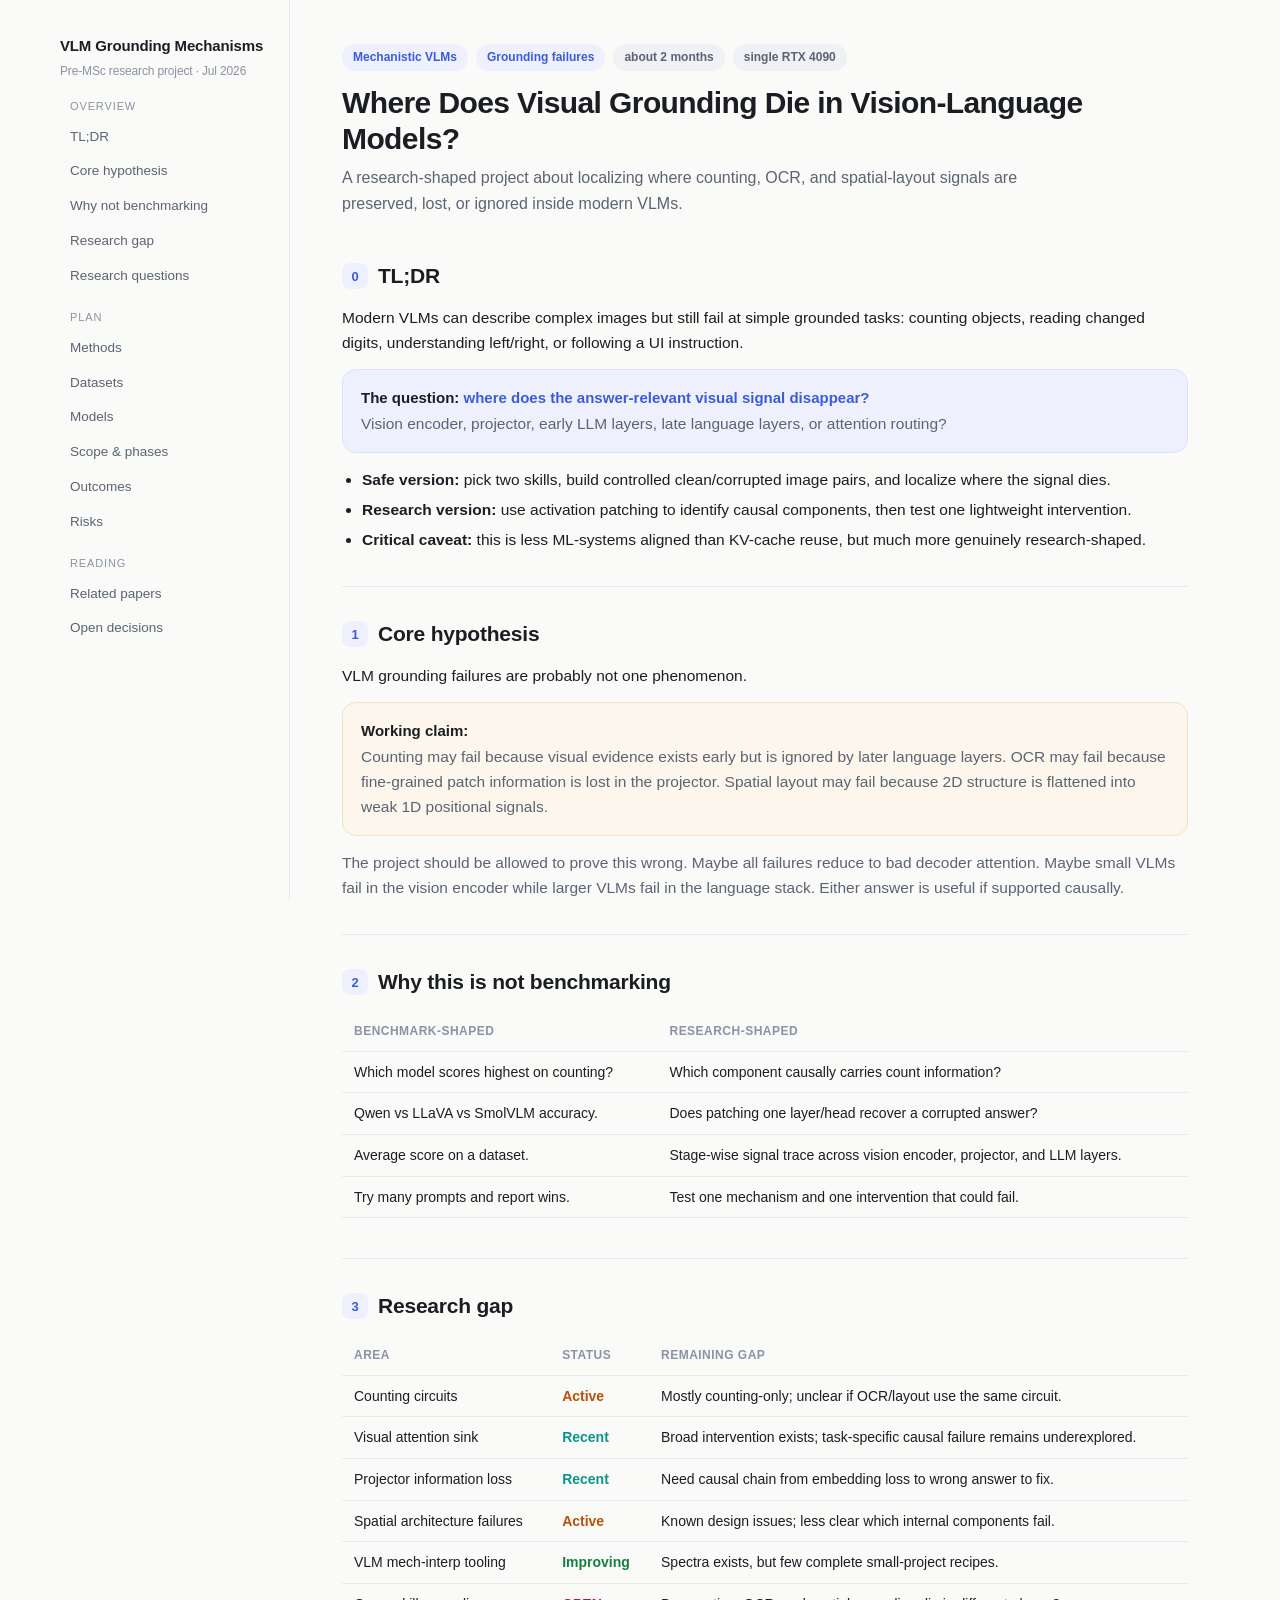
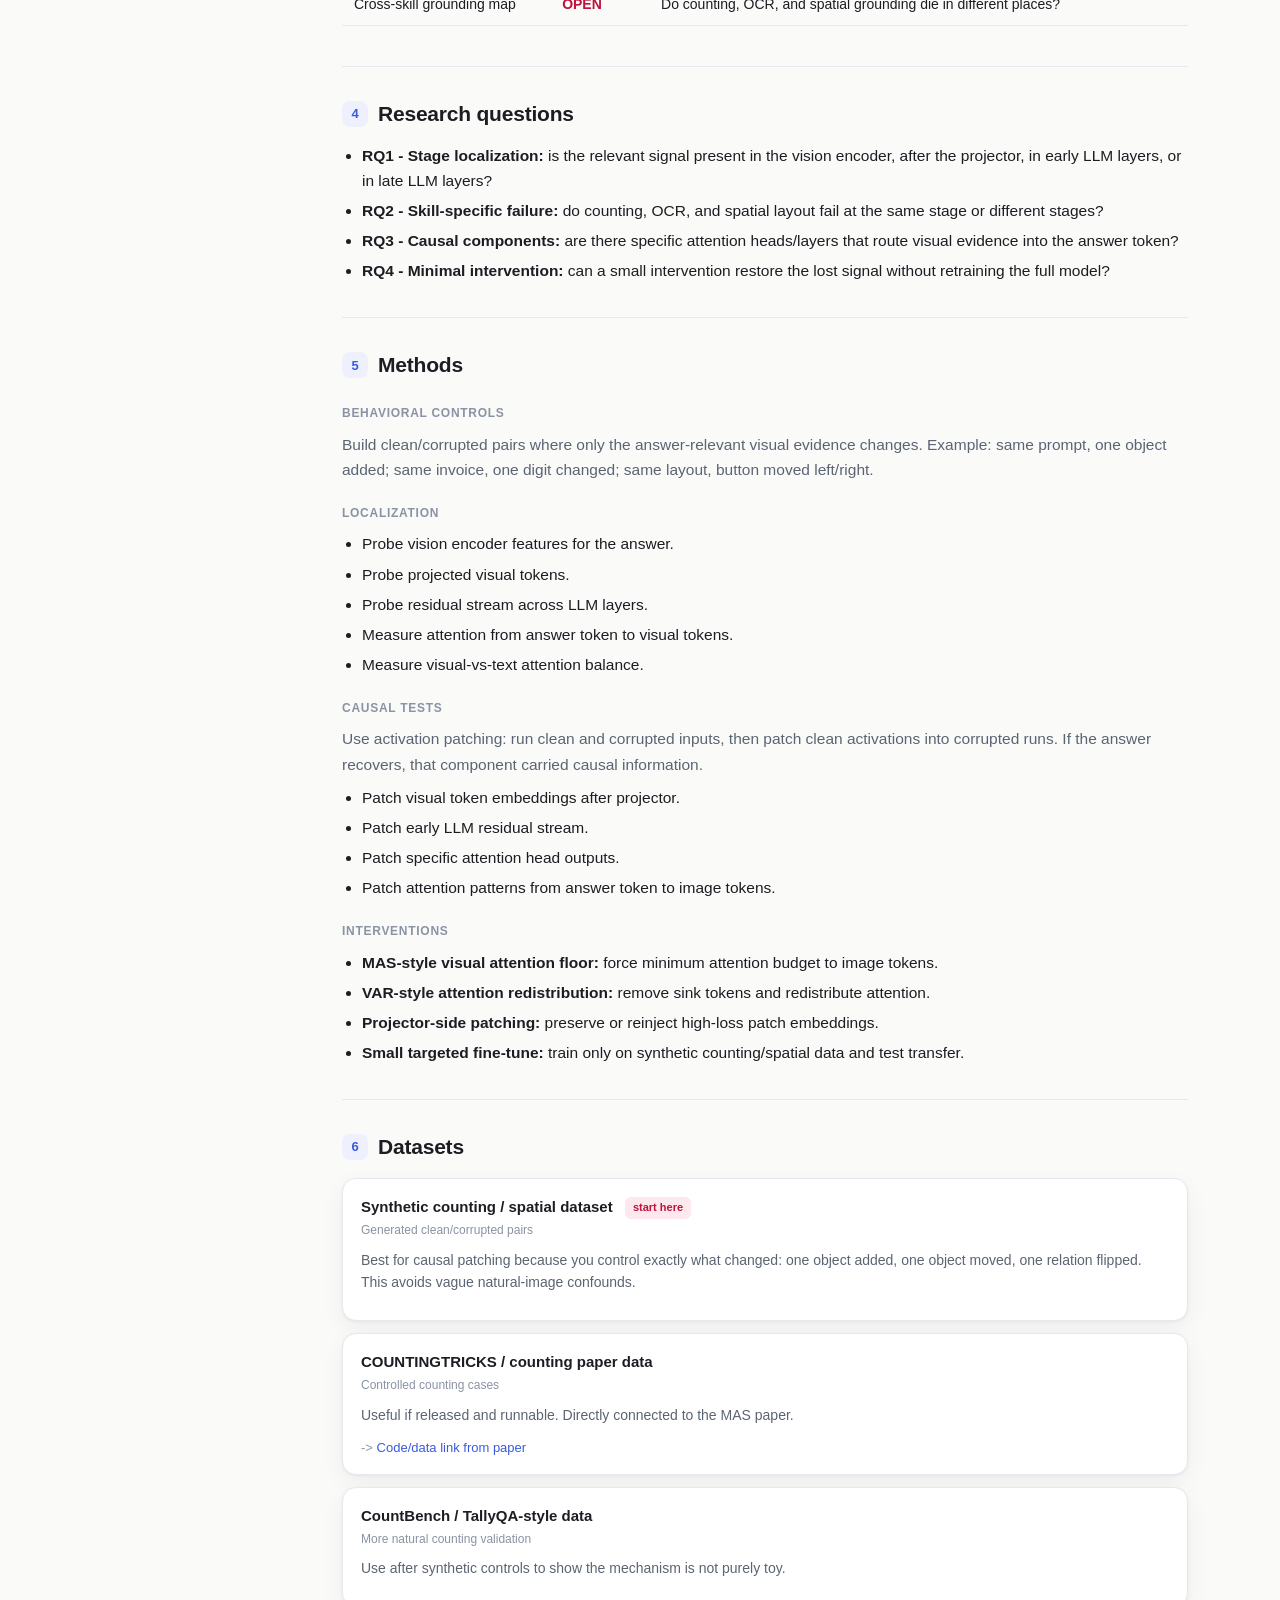
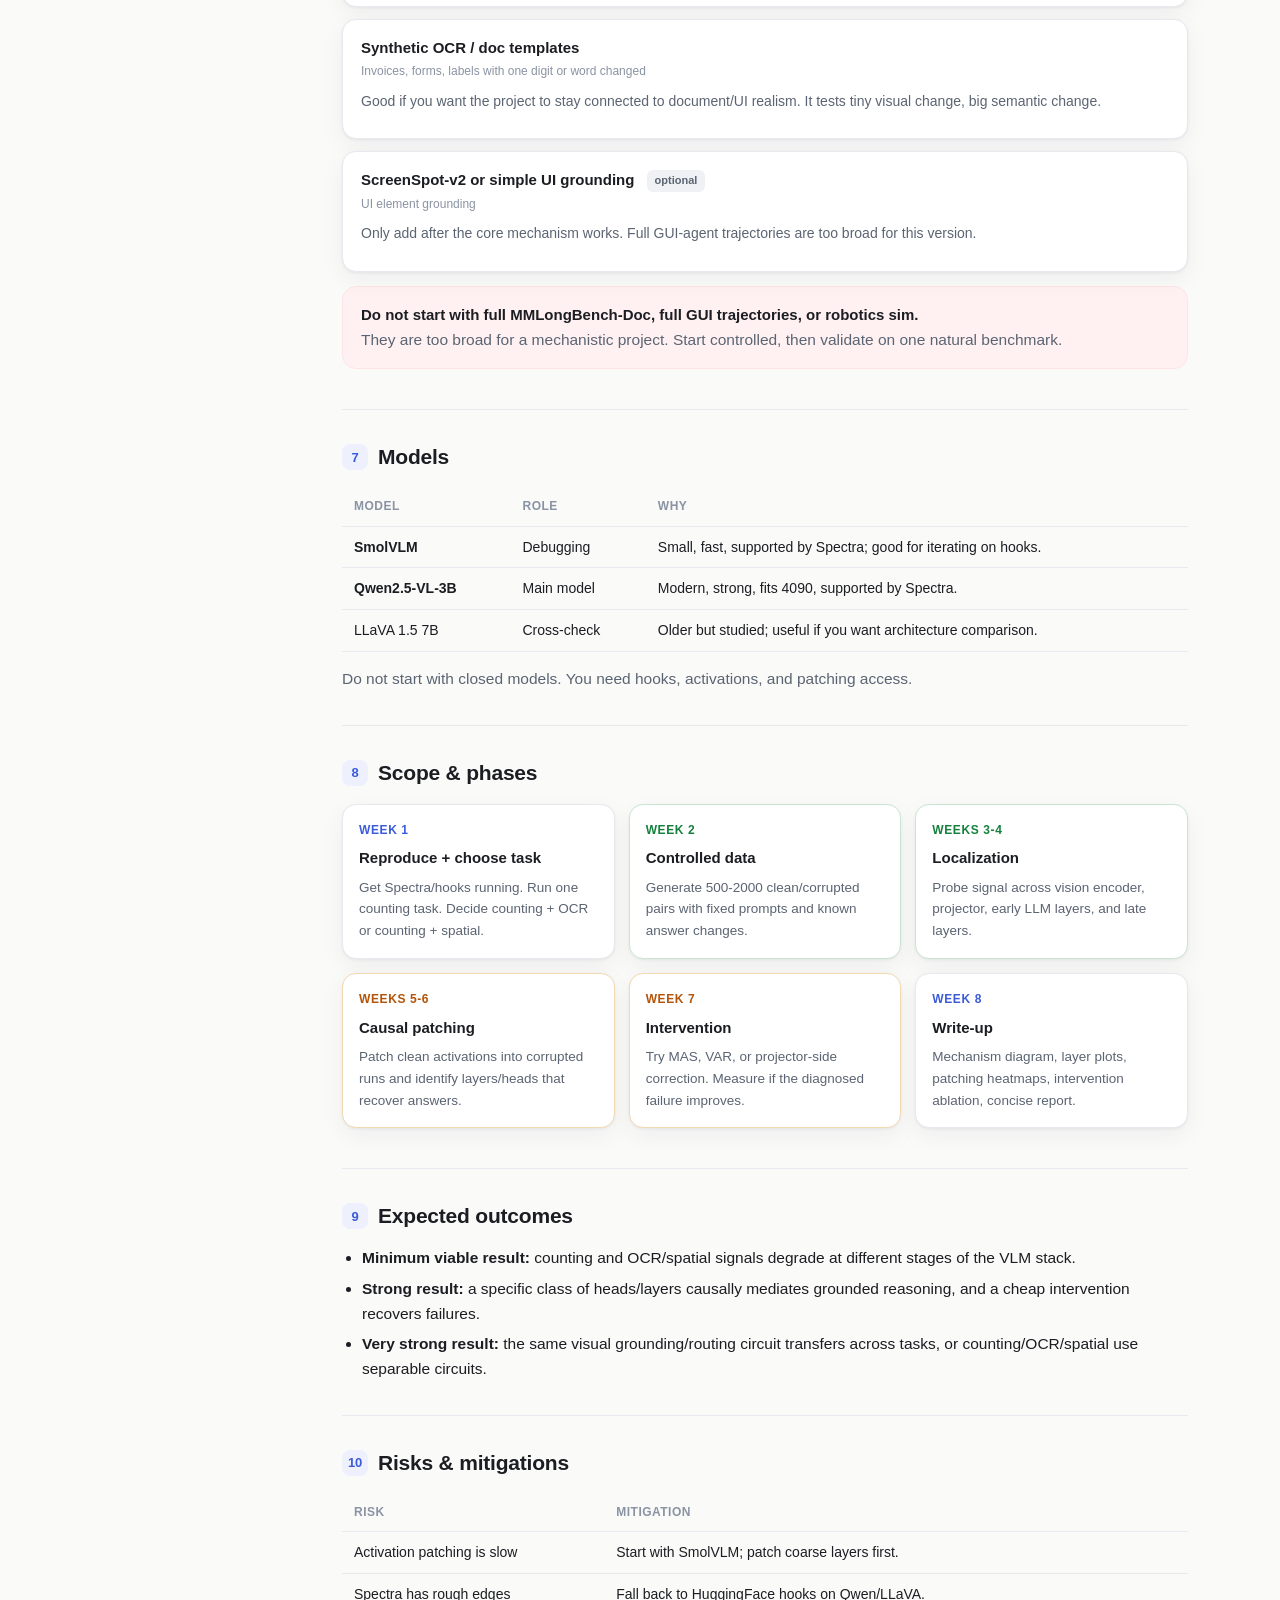
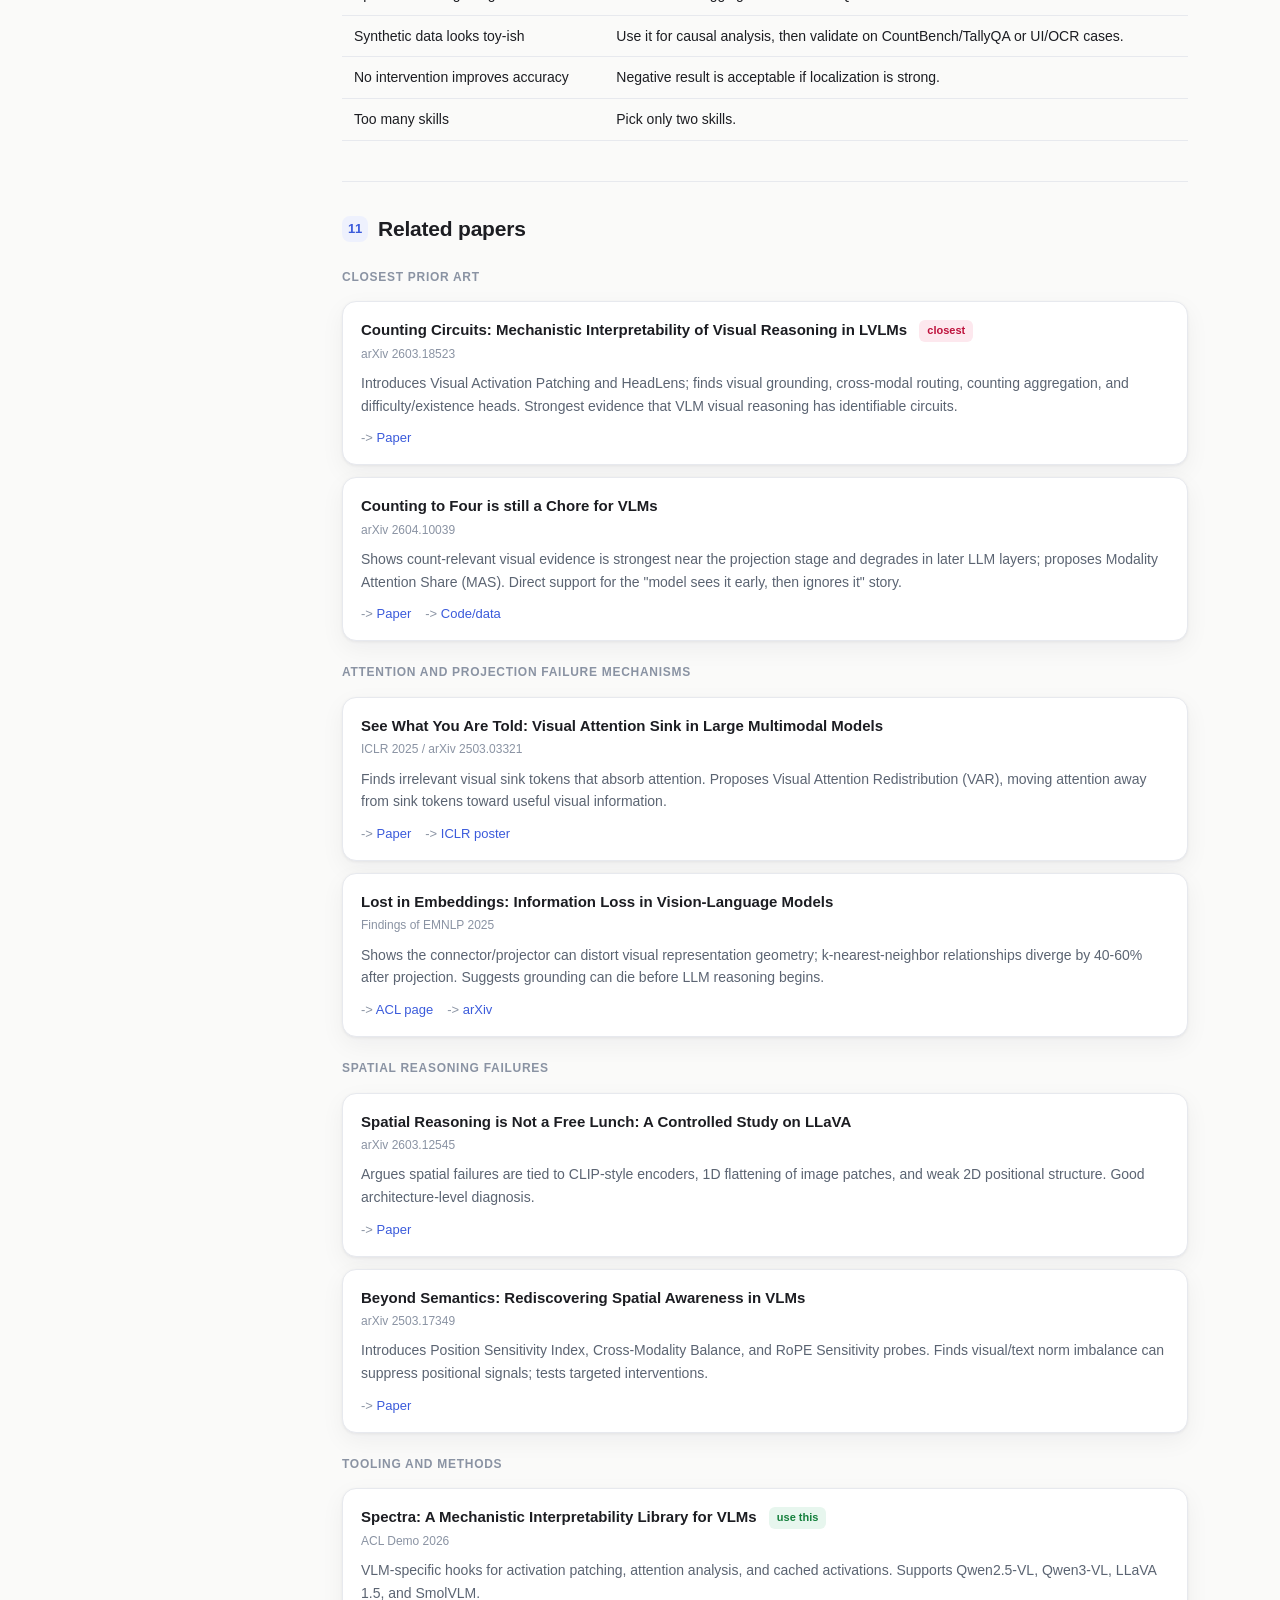
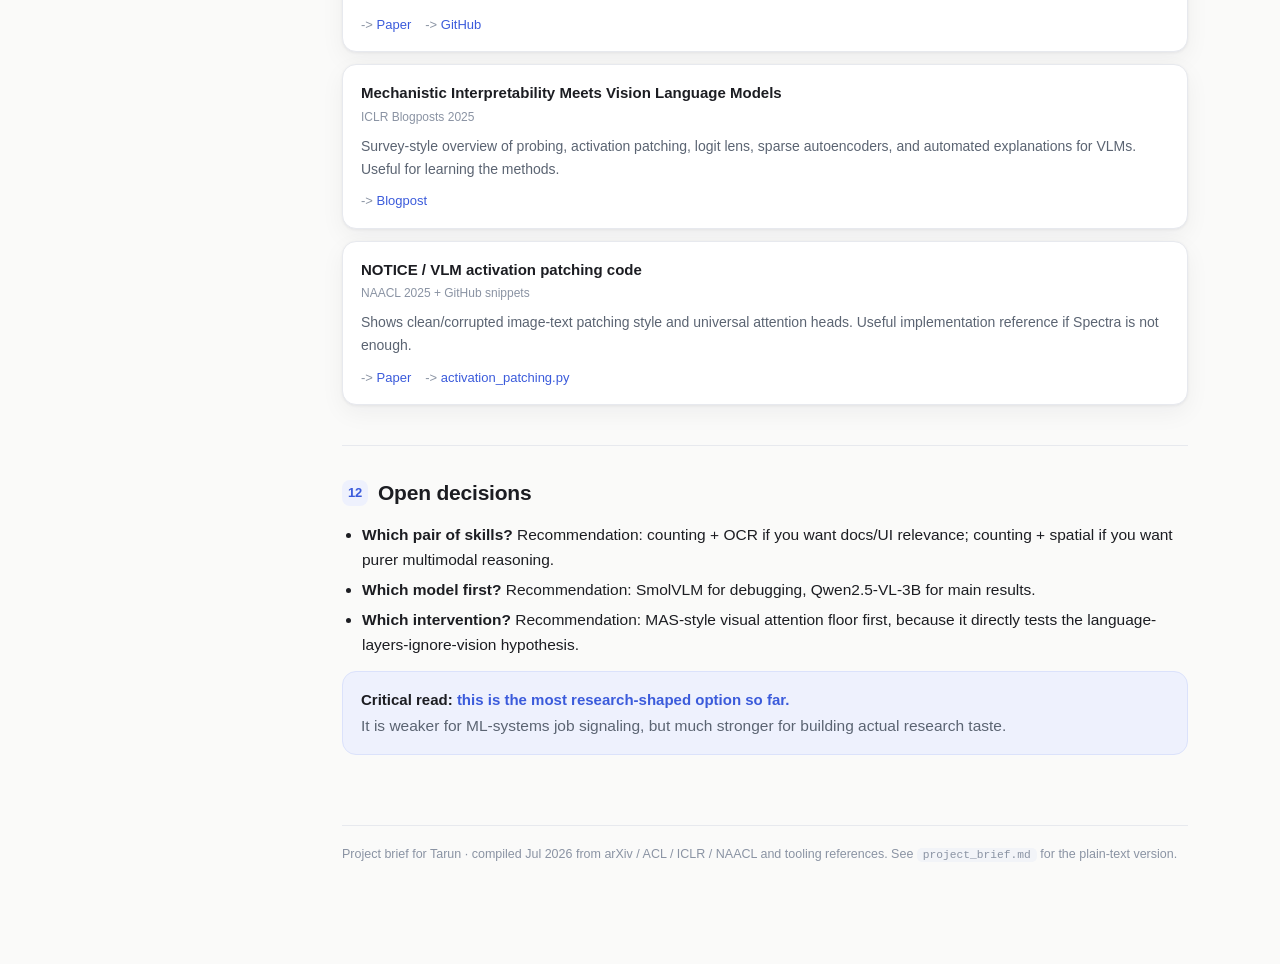
<file: projectIdeas/vlm-grounding-mechanistic-project/index.html>
<!DOCTYPE html>
<html lang="en">
<head>
<meta charset="utf-8" />
<meta name="viewport" content="width=device-width, initial-scale=1" />
<title>Where Does Visual Grounding Die in VLMs? - Project Brief</title>
<style>
  :root {
    --bg: #fafaf9;
    --panel: #ffffff;
    --ink: #1c1d22;
    --muted: #5b6472;
    --faint: #8a93a3;
    --line: #e7e9ee;
    --accent: #3b5bdb;
    --accent-soft: #eef1fd;
    --teal: #0d9488;
    --amber: #b45309;
    --rose: #be123c;
    --green: #15803d;
    --code-bg: #f2f4f8;
    --radius: 14px;
    --shadow: 0 1px 3px rgba(20,25,40,.06), 0 8px 24px rgba(20,25,40,.05);
  }
  * { box-sizing: border-box; }
  html { scroll-behavior: smooth; }
  body {
    margin: 0; background: var(--bg); color: var(--ink);
    font-family: -apple-system, BlinkMacSystemFont, "Segoe UI", Inter, Roboto, Helvetica, Arial, sans-serif;
    line-height: 1.62; font-size: 15.5px;
  }
  a { color: var(--accent); text-decoration: none; }
  a:hover { text-decoration: underline; }
  code { background: var(--code-bg); padding: 1px 6px; border-radius: 5px; font-size: .9em; font-family: "SF Mono", ui-monospace, Menlo, Consolas, monospace; }

  .layout { display: grid; grid-template-columns: 250px 1fr; max-width: 1200px; margin: 0 auto; }
  nav.side {
    position: sticky; top: 0; align-self: start; height: 100vh; overflow-y: auto;
    padding: 34px 20px; border-right: 1px solid var(--line);
  }
  nav.side .brand { font-weight: 700; font-size: 15px; letter-spacing: -.01em; margin-bottom: 4px; }
  nav.side .brand small { display:block; font-weight:500; color: var(--faint); font-size: 12px; margin-top: 4px; }
  nav.side a { display: block; color: var(--muted); font-size: 13.5px; padding: 6px 10px; border-radius: 8px; margin: 1px 0; }
  nav.side a:hover { background: var(--accent-soft); color: var(--accent); text-decoration: none; }
  nav.side .navgroup { font-size: 11px; text-transform: uppercase; letter-spacing: .08em; color: var(--faint); margin: 16px 0 4px 10px; }

  main { padding: 44px 52px 100px; min-width: 0; }
  header.hero { margin-bottom: 12px; }
  .tag-row { display:flex; gap:8px; flex-wrap:wrap; margin-bottom: 14px; }
  .pill { font-size: 12px; background: var(--accent-soft); color: var(--accent); padding: 4px 11px; border-radius: 999px; font-weight: 600; }
  .pill.gray { background: #f0f1f4; color: var(--muted); }
  h1 { font-size: 30px; line-height: 1.2; letter-spacing: -.02em; margin: 6px 0 8px; }
  .lede { color: var(--muted); font-size: 16px; max-width: 740px; }

  section { padding: 26px 0; border-top: 1px solid var(--line); scroll-margin-top: 20px; }
  section:first-of-type { border-top: none; }
  h2 { font-size: 21px; letter-spacing: -.01em; margin: 4px 0 12px; display:flex; align-items:center; gap:10px; }
  h2 .num { font-size: 13px; color: var(--accent); background: var(--accent-soft); width: 26px; height: 26px; border-radius: 8px; display:inline-flex; align-items:center; justify-content:center; font-weight:700; }
  h3 { font-size: 16px; margin: 20px 0 6px; }
  p { margin: 8px 0; }

  .callout { background: var(--accent-soft); border: 1px solid #dbe2fb; border-radius: var(--radius); padding: 16px 18px; margin: 14px 0; }
  .callout.amber { background: #fdf6ec; border-color: #f5e2c4; }
  .callout.rose { background: #fff1f2; border-color: #ffe4e6; }
  .callout .big { font-size: 15px; font-weight: 600; }
  .callout .big b { color: var(--accent); }

  ul.clean { margin: 8px 0; padding-left: 20px; }
  ul.clean li { margin: 5px 0; color: var(--ink); }
  .muted { color: var(--muted); }

  table { width: 100%; border-collapse: collapse; margin: 14px 0; font-size: 14px; }
  th, td { text-align: left; padding: 9px 12px; border-bottom: 1px solid var(--line); vertical-align: top; }
  th { color: var(--faint); font-weight: 600; font-size: 12px; text-transform: uppercase; letter-spacing: .04em; }
  td .st { font-weight: 600; }
  .st.solved { color: var(--green); } .st.active { color: var(--amber); } .st.open { color: var(--rose); } .st.recent { color: var(--teal); }

  .phases { display: grid; grid-template-columns: repeat(auto-fit, minmax(220px,1fr)); gap: 14px; margin: 14px 0; }
  .phase { background: var(--panel); border: 1px solid var(--line); border-radius: var(--radius); padding: 16px; box-shadow: var(--shadow); }
  .phase .wk { font-size: 12px; color: var(--accent); font-weight: 700; text-transform: uppercase; letter-spacing: .05em; }
  .phase h4 { margin: 6px 0; font-size: 15px; }
  .phase p { font-size: 13.5px; color: var(--muted); margin: 4px 0 0; }
  .phase.safe { border-color: #c9e6d3; } .phase.safe .wk { color: var(--green); }
  .phase.stretch { border-color: #f3d9b0; } .phase.stretch .wk { color: var(--amber); }

  .cards { display: grid; grid-template-columns: 1fr; gap: 12px; margin: 14px 0; }
  .card { background: var(--panel); border: 1px solid var(--line); border-radius: var(--radius); padding: 16px 18px; box-shadow: var(--shadow); }
  .card .ct { font-size: 15px; font-weight: 650; margin: 0; }
  .card .cv { font-size: 12px; color: var(--faint); margin: 2px 0 8px; }
  .card .cd { font-size: 14px; color: var(--muted); margin: 0 0 10px; }
  .card .links { display: flex; gap: 14px; flex-wrap: wrap; font-size: 13px; }
  .card .links a::before { content: "-> "; color: var(--faint); }
  .badge { display:inline-block; font-size: 11px; font-weight: 600; padding: 2px 8px; border-radius: 6px; margin-left: 8px; vertical-align: middle; }
  .badge.core { background: #fde8ee; color: var(--rose); }
  .badge.fork { background: #e7f6ee; color: var(--green); }
  .badge.base { background: #f0f1f4; color: var(--muted); }

  .group-label { font-size: 12px; text-transform: uppercase; letter-spacing: .06em; color: var(--faint); font-weight: 700; margin: 22px 0 6px; }
  footer { margin-top: 30px; padding-top: 18px; border-top: 1px solid var(--line); color: var(--faint); font-size: 12.5px; }

  @media (max-width: 860px) {
    .layout { grid-template-columns: 1fr; }
    nav.side { position: static; height: auto; border-right: none; border-bottom: 1px solid var(--line); }
    main { padding: 28px 20px 80px; }
  }
</style>
</head>
<body>
<div class="layout">
  <nav class="side">
    <div class="brand">VLM Grounding Mechanisms
      <small>Pre-MSc research project · Jul 2026</small>
    </div>
    <div class="navgroup">Overview</div>
    <a href="#tldr">TL;DR</a>
    <a href="#hypothesis">Core hypothesis</a>
    <a href="#not-benchmark">Why not benchmarking</a>
    <a href="#gap">Research gap</a>
    <a href="#rq">Research questions</a>
    <div class="navgroup">Plan</div>
    <a href="#methods">Methods</a>
    <a href="#datasets">Datasets</a>
    <a href="#models">Models</a>
    <a href="#plan">Scope & phases</a>
    <a href="#outcomes">Outcomes</a>
    <a href="#risks">Risks</a>
    <div class="navgroup">Reading</div>
    <a href="#papers">Related papers</a>
    <a href="#decisions">Open decisions</a>
  </nav>

  <main>
    <header class="hero" id="top">
      <div class="tag-row">
        <span class="pill">Mechanistic VLMs</span>
        <span class="pill">Grounding failures</span>
        <span class="pill gray">about 2 months</span>
        <span class="pill gray">single RTX 4090</span>
      </div>
      <h1>Where Does Visual Grounding Die in Vision-Language Models?</h1>
      <p class="lede">A research-shaped project about localizing where counting, OCR, and spatial-layout signals are preserved, lost, or ignored inside modern VLMs.</p>
    </header>

    <section id="tldr">
      <h2><span class="num">0</span> TL;DR</h2>
      <p>Modern VLMs can describe complex images but still fail at simple grounded tasks: counting objects, reading changed digits, understanding left/right, or following a UI instruction.</p>
      <div class="callout">
        <div class="big">The question: <b>where does the answer-relevant visual signal disappear?</b></div>
        <span class="muted">Vision encoder, projector, early LLM layers, late language layers, or attention routing?</span>
      </div>
      <ul class="clean">
        <li><b>Safe version:</b> pick two skills, build controlled clean/corrupted image pairs, and localize where the signal dies.</li>
        <li><b>Research version:</b> use activation patching to identify causal components, then test one lightweight intervention.</li>
        <li><b>Critical caveat:</b> this is less ML-systems aligned than KV-cache reuse, but much more genuinely research-shaped.</li>
      </ul>
    </section>

    <section id="hypothesis">
      <h2><span class="num">1</span> Core hypothesis</h2>
      <p>VLM grounding failures are probably not one phenomenon.</p>
      <div class="callout amber">
        <div class="big">Working claim:</div>
        <span class="muted">Counting may fail because visual evidence exists early but is ignored by later language layers. OCR may fail because fine-grained patch information is lost in the projector. Spatial layout may fail because 2D structure is flattened into weak 1D positional signals.</span>
      </div>
      <p class="muted">The project should be allowed to prove this wrong. Maybe all failures reduce to bad decoder attention. Maybe small VLMs fail in the vision encoder while larger VLMs fail in the language stack. Either answer is useful if supported causally.</p>
    </section>

    <section id="not-benchmark">
      <h2><span class="num">2</span> Why this is not benchmarking</h2>
      <table>
        <thead><tr><th>Benchmark-shaped</th><th>Research-shaped</th></tr></thead>
        <tbody>
          <tr><td>Which model scores highest on counting?</td><td>Which component causally carries count information?</td></tr>
          <tr><td>Qwen vs LLaVA vs SmolVLM accuracy.</td><td>Does patching one layer/head recover a corrupted answer?</td></tr>
          <tr><td>Average score on a dataset.</td><td>Stage-wise signal trace across vision encoder, projector, and LLM layers.</td></tr>
          <tr><td>Try many prompts and report wins.</td><td>Test one mechanism and one intervention that could fail.</td></tr>
        </tbody>
      </table>
    </section>

    <section id="gap">
      <h2><span class="num">3</span> Research gap</h2>
      <table>
        <thead><tr><th>Area</th><th>Status</th><th>Remaining gap</th></tr></thead>
        <tbody>
          <tr><td>Counting circuits</td><td><span class="st active">Active</span></td><td>Mostly counting-only; unclear if OCR/layout use the same circuit.</td></tr>
          <tr><td>Visual attention sink</td><td><span class="st recent">Recent</span></td><td>Broad intervention exists; task-specific causal failure remains underexplored.</td></tr>
          <tr><td>Projector information loss</td><td><span class="st recent">Recent</span></td><td>Need causal chain from embedding loss to wrong answer to fix.</td></tr>
          <tr><td>Spatial architecture failures</td><td><span class="st active">Active</span></td><td>Known design issues; less clear which internal components fail.</td></tr>
          <tr><td>VLM mech-interp tooling</td><td><span class="st solved">Improving</span></td><td>Spectra exists, but few complete small-project recipes.</td></tr>
          <tr><td>Cross-skill grounding map</td><td><span class="st open">OPEN</span></td><td>Do counting, OCR, and spatial grounding die in different places?</td></tr>
        </tbody>
      </table>
    </section>

    <section id="rq">
      <h2><span class="num">4</span> Research questions</h2>
      <ul class="clean">
        <li><b>RQ1 - Stage localization:</b> is the relevant signal present in the vision encoder, after the projector, in early LLM layers, or in late LLM layers?</li>
        <li><b>RQ2 - Skill-specific failure:</b> do counting, OCR, and spatial layout fail at the same stage or different stages?</li>
        <li><b>RQ3 - Causal components:</b> are there specific attention heads/layers that route visual evidence into the answer token?</li>
        <li><b>RQ4 - Minimal intervention:</b> can a small intervention restore the lost signal without retraining the full model?</li>
      </ul>
    </section>

    <section id="methods">
      <h2><span class="num">5</span> Methods</h2>
      <div class="group-label">Behavioral controls</div>
      <p class="muted">Build clean/corrupted pairs where only the answer-relevant visual evidence changes. Example: same prompt, one object added; same invoice, one digit changed; same layout, button moved left/right.</p>

      <div class="group-label">Localization</div>
      <ul class="clean">
        <li>Probe vision encoder features for the answer.</li>
        <li>Probe projected visual tokens.</li>
        <li>Probe residual stream across LLM layers.</li>
        <li>Measure attention from answer token to visual tokens.</li>
        <li>Measure visual-vs-text attention balance.</li>
      </ul>

      <div class="group-label">Causal tests</div>
      <p class="muted">Use activation patching: run clean and corrupted inputs, then patch clean activations into corrupted runs. If the answer recovers, that component carried causal information.</p>
      <ul class="clean">
        <li>Patch visual token embeddings after projector.</li>
        <li>Patch early LLM residual stream.</li>
        <li>Patch specific attention head outputs.</li>
        <li>Patch attention patterns from answer token to image tokens.</li>
      </ul>

      <div class="group-label">Interventions</div>
      <ul class="clean">
        <li><b>MAS-style visual attention floor:</b> force minimum attention budget to image tokens.</li>
        <li><b>VAR-style attention redistribution:</b> remove sink tokens and redistribute attention.</li>
        <li><b>Projector-side patching:</b> preserve or reinject high-loss patch embeddings.</li>
        <li><b>Small targeted fine-tune:</b> train only on synthetic counting/spatial data and test transfer.</li>
      </ul>
    </section>

    <section id="datasets">
      <h2><span class="num">6</span> Datasets</h2>
      <div class="cards">
        <div class="card">
          <p class="ct">Synthetic counting / spatial dataset <span class="badge core">start here</span></p>
          <p class="cv">Generated clean/corrupted pairs</p>
          <p class="cd">Best for causal patching because you control exactly what changed: one object added, one object moved, one relation flipped. This avoids vague natural-image confounds.</p>
        </div>
        <div class="card">
          <p class="ct">COUNTINGTRICKS / counting paper data</p>
          <p class="cv">Controlled counting cases</p>
          <p class="cd">Useful if released and runnable. Directly connected to the MAS paper.</p>
          <div class="links"><a href="https://github.com/leduy99/-CVPRW26-Modality-Attention-Share" target="_blank" rel="noopener">Code/data link from paper</a></div>
        </div>
        <div class="card">
          <p class="ct">CountBench / TallyQA-style data</p>
          <p class="cv">More natural counting validation</p>
          <p class="cd">Use after synthetic controls to show the mechanism is not purely toy.</p>
        </div>
        <div class="card">
          <p class="ct">Synthetic OCR / doc templates</p>
          <p class="cv">Invoices, forms, labels with one digit or word changed</p>
          <p class="cd">Good if you want the project to stay connected to document/UI realism. It tests tiny visual change, big semantic change.</p>
        </div>
        <div class="card">
          <p class="ct">ScreenSpot-v2 or simple UI grounding <span class="badge base">optional</span></p>
          <p class="cv">UI element grounding</p>
          <p class="cd">Only add after the core mechanism works. Full GUI-agent trajectories are too broad for this version.</p>
        </div>
      </div>
      <div class="callout rose">
        <div class="big">Do not start with full MMLongBench-Doc, full GUI trajectories, or robotics sim.</div>
        <span class="muted">They are too broad for a mechanistic project. Start controlled, then validate on one natural benchmark.</span>
      </div>
    </section>

    <section id="models">
      <h2><span class="num">7</span> Models</h2>
      <table>
        <thead><tr><th>Model</th><th>Role</th><th>Why</th></tr></thead>
        <tbody>
          <tr><td><b>SmolVLM</b></td><td>Debugging</td><td>Small, fast, supported by Spectra; good for iterating on hooks.</td></tr>
          <tr><td><b>Qwen2.5-VL-3B</b></td><td>Main model</td><td>Modern, strong, fits 4090, supported by Spectra.</td></tr>
          <tr><td>LLaVA 1.5 7B</td><td>Cross-check</td><td>Older but studied; useful if you want architecture comparison.</td></tr>
        </tbody>
      </table>
      <p class="muted">Do not start with closed models. You need hooks, activations, and patching access.</p>
    </section>

    <section id="plan">
      <h2><span class="num">8</span> Scope & phases</h2>
      <div class="phases">
        <div class="phase"><div class="wk">Week 1</div><h4>Reproduce + choose task</h4><p>Get Spectra/hooks running. Run one counting task. Decide counting + OCR or counting + spatial.</p></div>
        <div class="phase safe"><div class="wk">Week 2</div><h4>Controlled data</h4><p>Generate 500-2000 clean/corrupted pairs with fixed prompts and known answer changes.</p></div>
        <div class="phase safe"><div class="wk">Weeks 3-4</div><h4>Localization</h4><p>Probe signal across vision encoder, projector, early LLM layers, and late layers.</p></div>
        <div class="phase stretch"><div class="wk">Weeks 5-6</div><h4>Causal patching</h4><p>Patch clean activations into corrupted runs and identify layers/heads that recover answers.</p></div>
        <div class="phase stretch"><div class="wk">Week 7</div><h4>Intervention</h4><p>Try MAS, VAR, or projector-side correction. Measure if the diagnosed failure improves.</p></div>
        <div class="phase"><div class="wk">Week 8</div><h4>Write-up</h4><p>Mechanism diagram, layer plots, patching heatmaps, intervention ablation, concise report.</p></div>
      </div>
    </section>

    <section id="outcomes">
      <h2><span class="num">9</span> Expected outcomes</h2>
      <ul class="clean">
        <li><b>Minimum viable result:</b> counting and OCR/spatial signals degrade at different stages of the VLM stack.</li>
        <li><b>Strong result:</b> a specific class of heads/layers causally mediates grounded reasoning, and a cheap intervention recovers failures.</li>
        <li><b>Very strong result:</b> the same visual grounding/routing circuit transfers across tasks, or counting/OCR/spatial use separable circuits.</li>
      </ul>
    </section>

    <section id="risks">
      <h2><span class="num">10</span> Risks &amp; mitigations</h2>
      <table>
        <thead><tr><th>Risk</th><th>Mitigation</th></tr></thead>
        <tbody>
          <tr><td>Activation patching is slow</td><td>Start with SmolVLM; patch coarse layers first.</td></tr>
          <tr><td>Spectra has rough edges</td><td>Fall back to HuggingFace hooks on Qwen/LLaVA.</td></tr>
          <tr><td>Synthetic data looks toy-ish</td><td>Use it for causal analysis, then validate on CountBench/TallyQA or UI/OCR cases.</td></tr>
          <tr><td>No intervention improves accuracy</td><td>Negative result is acceptable if localization is strong.</td></tr>
          <tr><td>Too many skills</td><td>Pick only two skills.</td></tr>
        </tbody>
      </table>
    </section>

    <section id="papers">
      <h2><span class="num">11</span> Related papers</h2>

      <div class="group-label">Closest prior art</div>
      <div class="cards">
        <div class="card">
          <p class="ct">Counting Circuits: Mechanistic Interpretability of Visual Reasoning in LVLMs <span class="badge core">closest</span></p>
          <p class="cv">arXiv 2603.18523</p>
          <p class="cd">Introduces Visual Activation Patching and HeadLens; finds visual grounding, cross-modal routing, counting aggregation, and difficulty/existence heads. Strongest evidence that VLM visual reasoning has identifiable circuits.</p>
          <div class="links"><a href="https://arxiv.org/html/2603.18523v1" target="_blank" rel="noopener">Paper</a></div>
        </div>
        <div class="card">
          <p class="ct">Counting to Four is still a Chore for VLMs</p>
          <p class="cv">arXiv 2604.10039</p>
          <p class="cd">Shows count-relevant visual evidence is strongest near the projection stage and degrades in later LLM layers; proposes Modality Attention Share (MAS). Direct support for the "model sees it early, then ignores it" story.</p>
          <div class="links"><a href="https://arxiv.org/html/2604.10039" target="_blank" rel="noopener">Paper</a><a href="https://github.com/leduy99/-CVPRW26-Modality-Attention-Share" target="_blank" rel="noopener">Code/data</a></div>
        </div>
      </div>

      <div class="group-label">Attention and projection failure mechanisms</div>
      <div class="cards">
        <div class="card">
          <p class="ct">See What You Are Told: Visual Attention Sink in Large Multimodal Models</p>
          <p class="cv">ICLR 2025 / arXiv 2503.03321</p>
          <p class="cd">Finds irrelevant visual sink tokens that absorb attention. Proposes Visual Attention Redistribution (VAR), moving attention away from sink tokens toward useful visual information.</p>
          <div class="links"><a href="https://arxiv.org/abs/2503.03321" target="_blank" rel="noopener">Paper</a><a href="https://iclr.cc/virtual/2025/poster/30795" target="_blank" rel="noopener">ICLR poster</a></div>
        </div>
        <div class="card">
          <p class="ct">Lost in Embeddings: Information Loss in Vision-Language Models</p>
          <p class="cv">Findings of EMNLP 2025</p>
          <p class="cd">Shows the connector/projector can distort visual representation geometry; k-nearest-neighbor relationships diverge by 40-60% after projection. Suggests grounding can die before LLM reasoning begins.</p>
          <div class="links"><a href="https://aclanthology.org/2025.findings-emnlp.1235/" target="_blank" rel="noopener">ACL page</a><a href="https://arxiv.org/html/2509.11986" target="_blank" rel="noopener">arXiv</a></div>
        </div>
      </div>

      <div class="group-label">Spatial reasoning failures</div>
      <div class="cards">
        <div class="card">
          <p class="ct">Spatial Reasoning is Not a Free Lunch: A Controlled Study on LLaVA</p>
          <p class="cv">arXiv 2603.12545</p>
          <p class="cd">Argues spatial failures are tied to CLIP-style encoders, 1D flattening of image patches, and weak 2D positional structure. Good architecture-level diagnosis.</p>
          <div class="links"><a href="https://arxiv.org/pdf/2603.12545" target="_blank" rel="noopener">Paper</a></div>
        </div>
        <div class="card">
          <p class="ct">Beyond Semantics: Rediscovering Spatial Awareness in VLMs</p>
          <p class="cv">arXiv 2503.17349</p>
          <p class="cd">Introduces Position Sensitivity Index, Cross-Modality Balance, and RoPE Sensitivity probes. Finds visual/text norm imbalance can suppress positional signals; tests targeted interventions.</p>
          <div class="links"><a href="https://arxiv.org/html/2503.17349" target="_blank" rel="noopener">Paper</a></div>
        </div>
      </div>

      <div class="group-label">Tooling and methods</div>
      <div class="cards">
        <div class="card">
          <p class="ct">Spectra: A Mechanistic Interpretability Library for VLMs <span class="badge fork">use this</span></p>
          <p class="cv">ACL Demo 2026</p>
          <p class="cd">VLM-specific hooks for activation patching, attention analysis, and cached activations. Supports Qwen2.5-VL, Qwen3-VL, LLaVA 1.5, and SmolVLM.</p>
          <div class="links"><a href="https://aclanthology.org/2026.acl-demo.78.pdf" target="_blank" rel="noopener">Paper</a><a href="https://github.com/clemneo/vlm-spectra" target="_blank" rel="noopener">GitHub</a></div>
        </div>
        <div class="card">
          <p class="ct">Mechanistic Interpretability Meets Vision Language Models</p>
          <p class="cv">ICLR Blogposts 2025</p>
          <p class="cd">Survey-style overview of probing, activation patching, logit lens, sparse autoencoders, and automated explanations for VLMs. Useful for learning the methods.</p>
          <div class="links"><a href="https://d2jud02ci9yv69.cloudfront.net/2025-04-28-vlm-understanding-29/blog/vlm-understanding/" target="_blank" rel="noopener">Blogpost</a></div>
        </div>
        <div class="card">
          <p class="ct">NOTICE / VLM activation patching code</p>
          <p class="cv">NAACL 2025 + GitHub snippets</p>
          <p class="cd">Shows clean/corrupted image-text patching style and universal attention heads. Useful implementation reference if Spectra is not enough.</p>
          <div class="links"><a href="https://aclanthology.org/2025.naacl-long.571.pdf" target="_blank" rel="noopener">Paper</a><a href="https://github.com/technion-cs-nlp/vlm-circuits-analysis/blob/main/activation_patching.py" target="_blank" rel="noopener">activation_patching.py</a></div>
        </div>
      </div>
    </section>

    <section id="decisions">
      <h2><span class="num">12</span> Open decisions</h2>
      <ul class="clean">
        <li><b>Which pair of skills?</b> Recommendation: counting + OCR if you want docs/UI relevance; counting + spatial if you want purer multimodal reasoning.</li>
        <li><b>Which model first?</b> Recommendation: SmolVLM for debugging, Qwen2.5-VL-3B for main results.</li>
        <li><b>Which intervention?</b> Recommendation: MAS-style visual attention floor first, because it directly tests the language-layers-ignore-vision hypothesis.</li>
      </ul>
      <div class="callout">
        <div class="big">Critical read: <b>this is the most research-shaped option so far.</b></div>
        <span class="muted">It is weaker for ML-systems job signaling, but much stronger for building actual research taste.</span>
      </div>
    </section>

    <footer>
      Project brief for Tarun · compiled Jul 2026 from arXiv / ACL / ICLR / NAACL and tooling references.
      See <code>project_brief.md</code> for the plain-text version.
    </footer>
  </main>
</div>
</body>
</html>
</file>
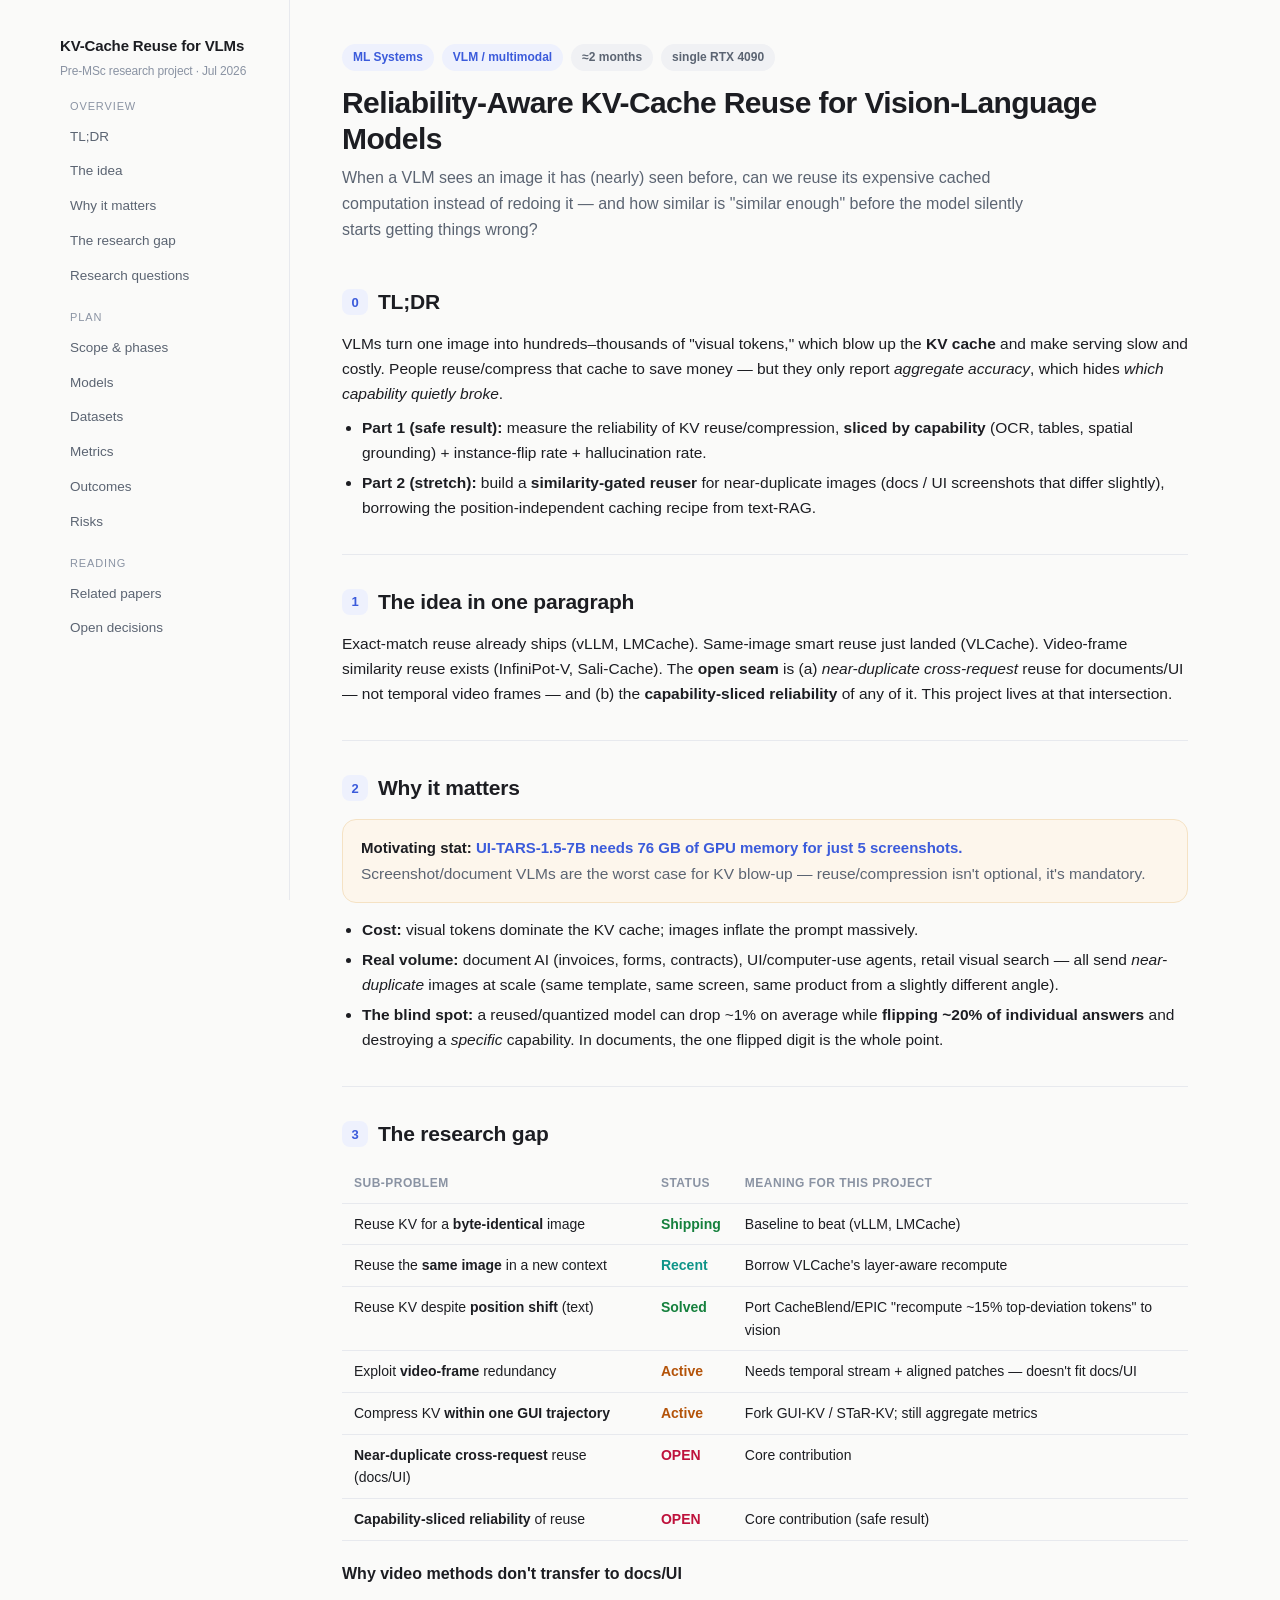
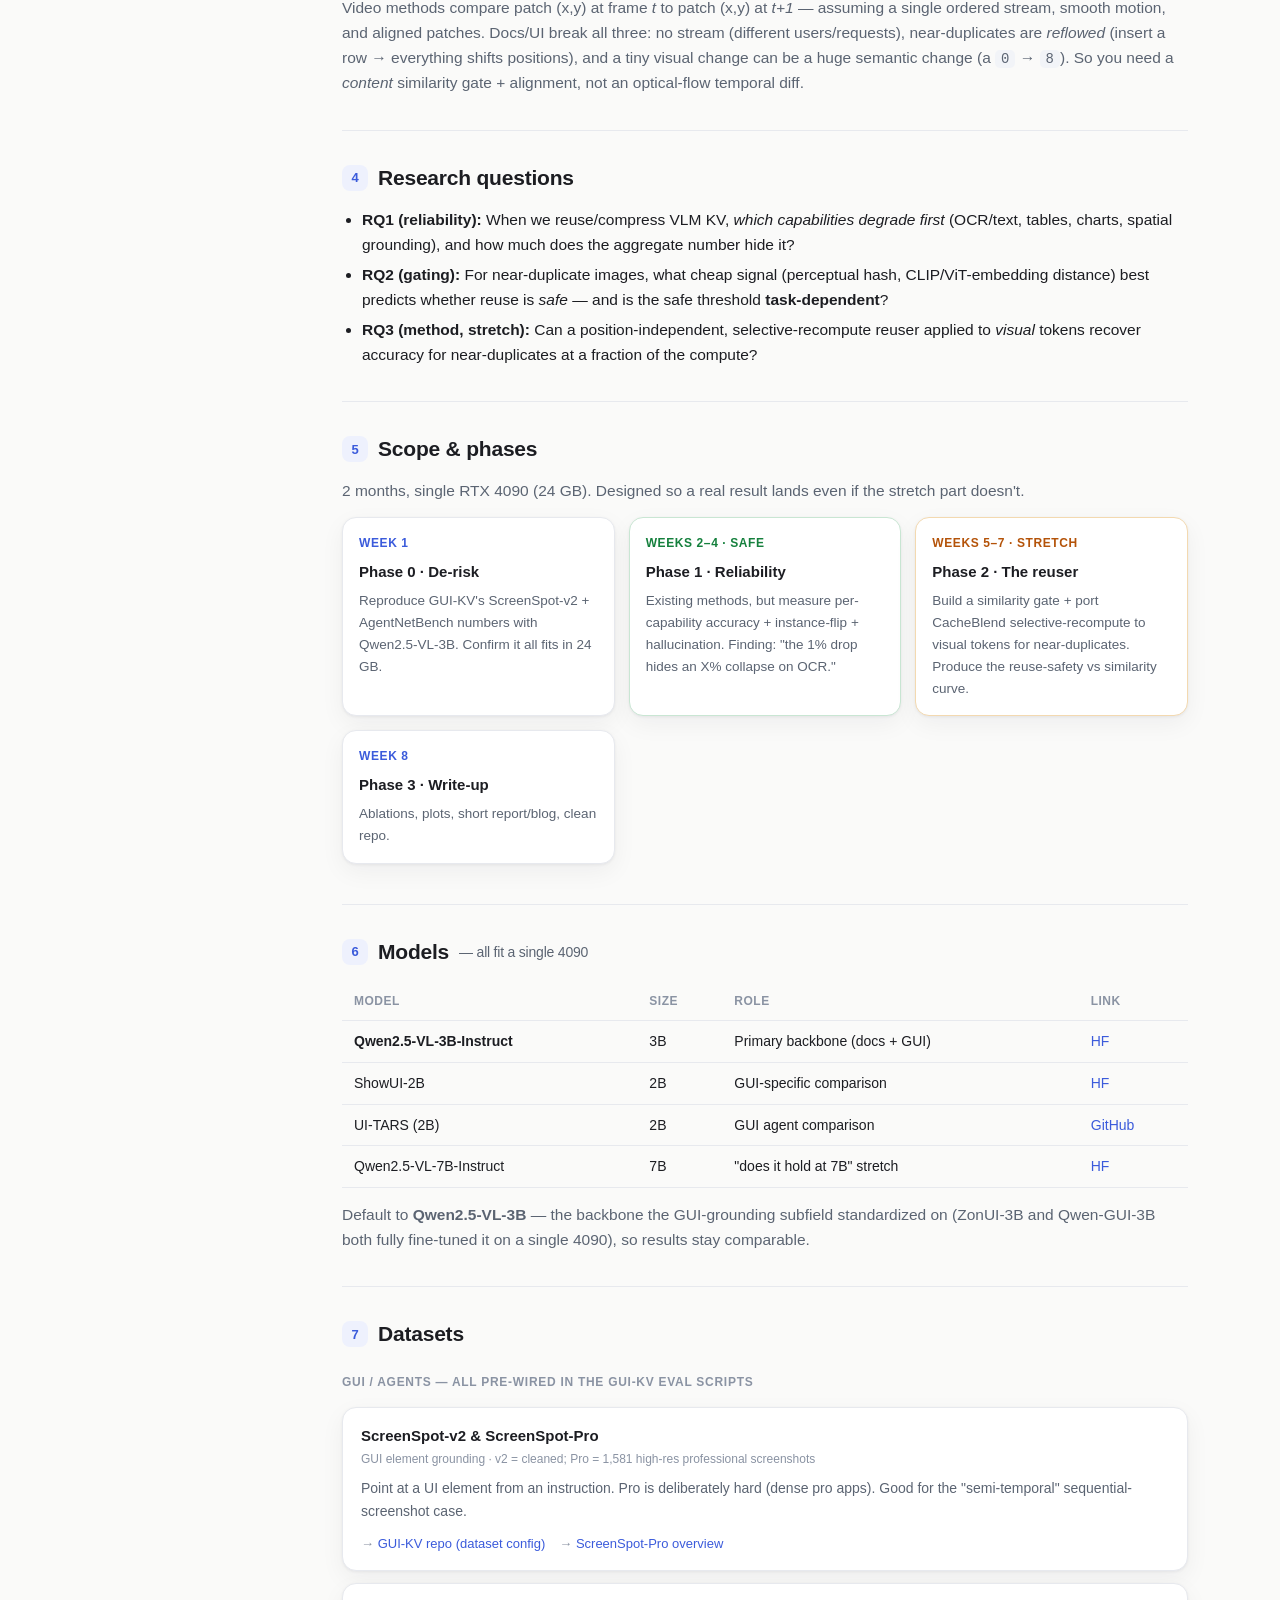
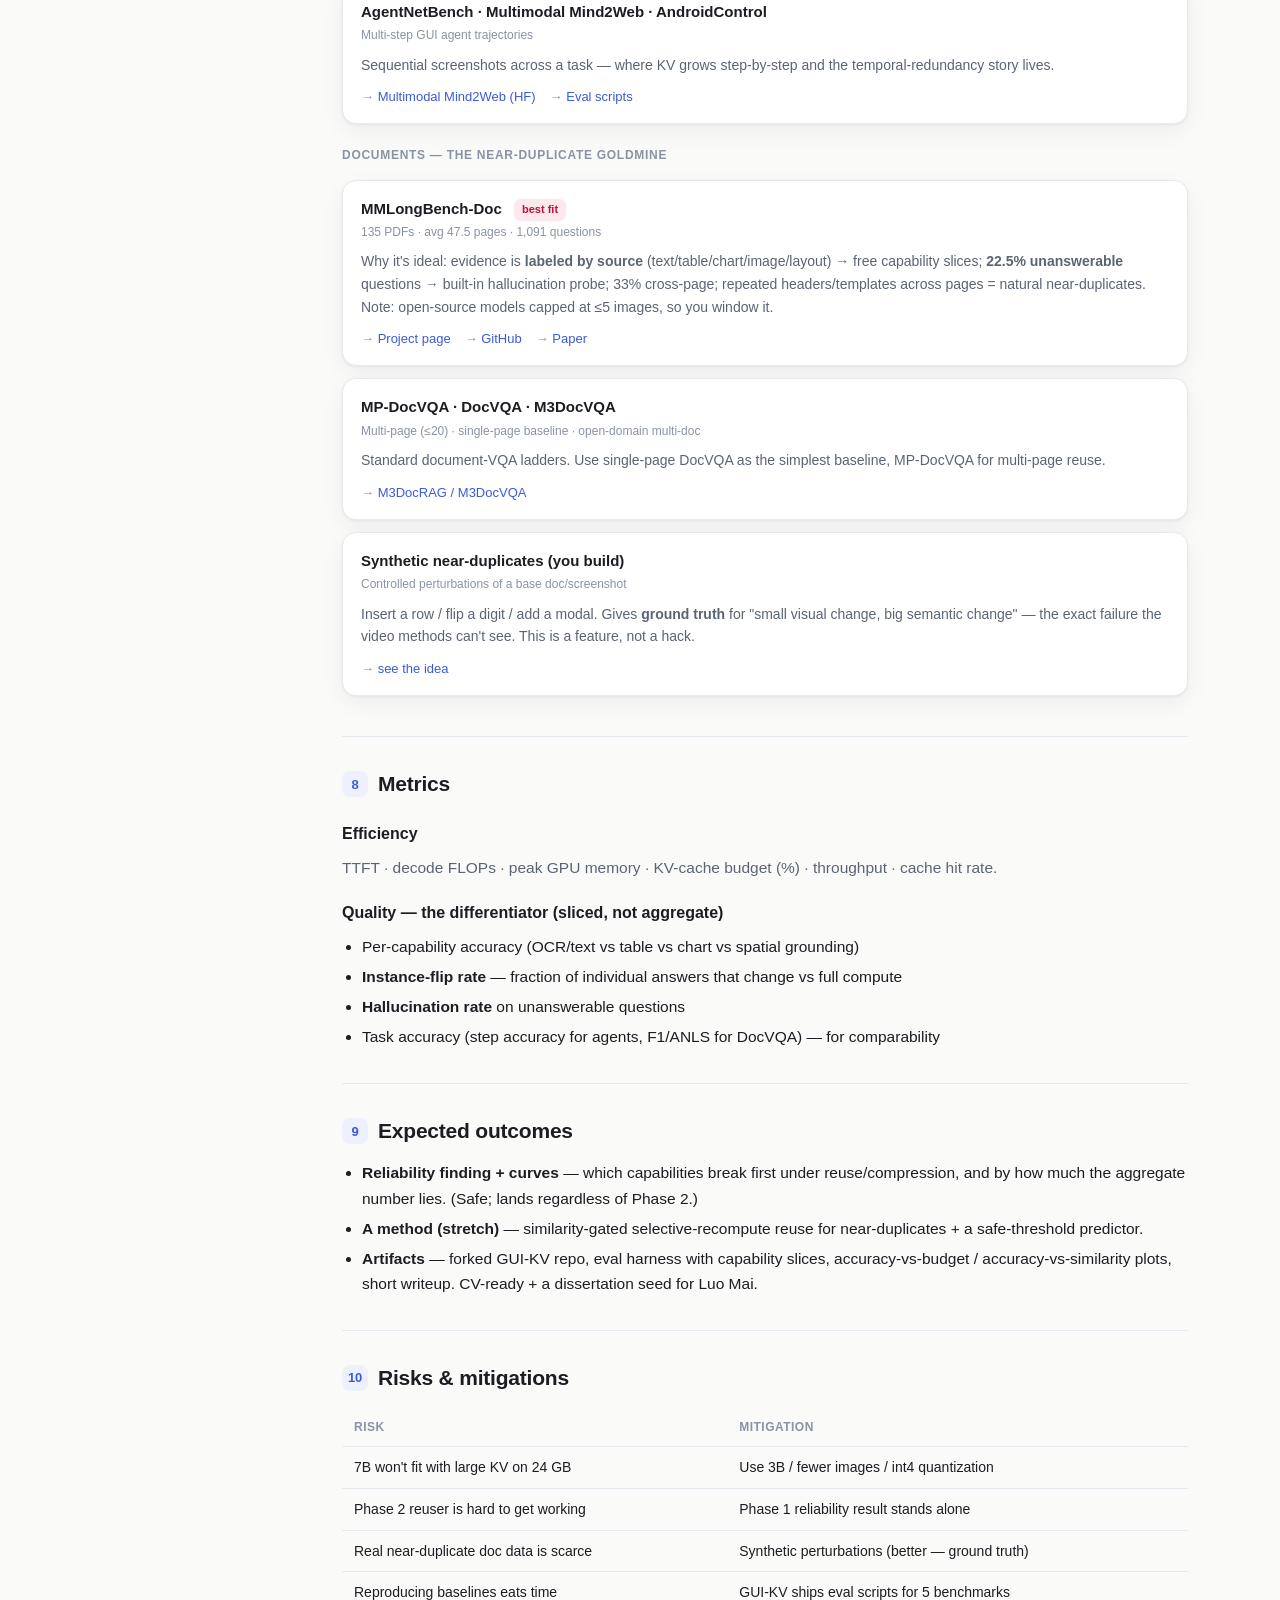
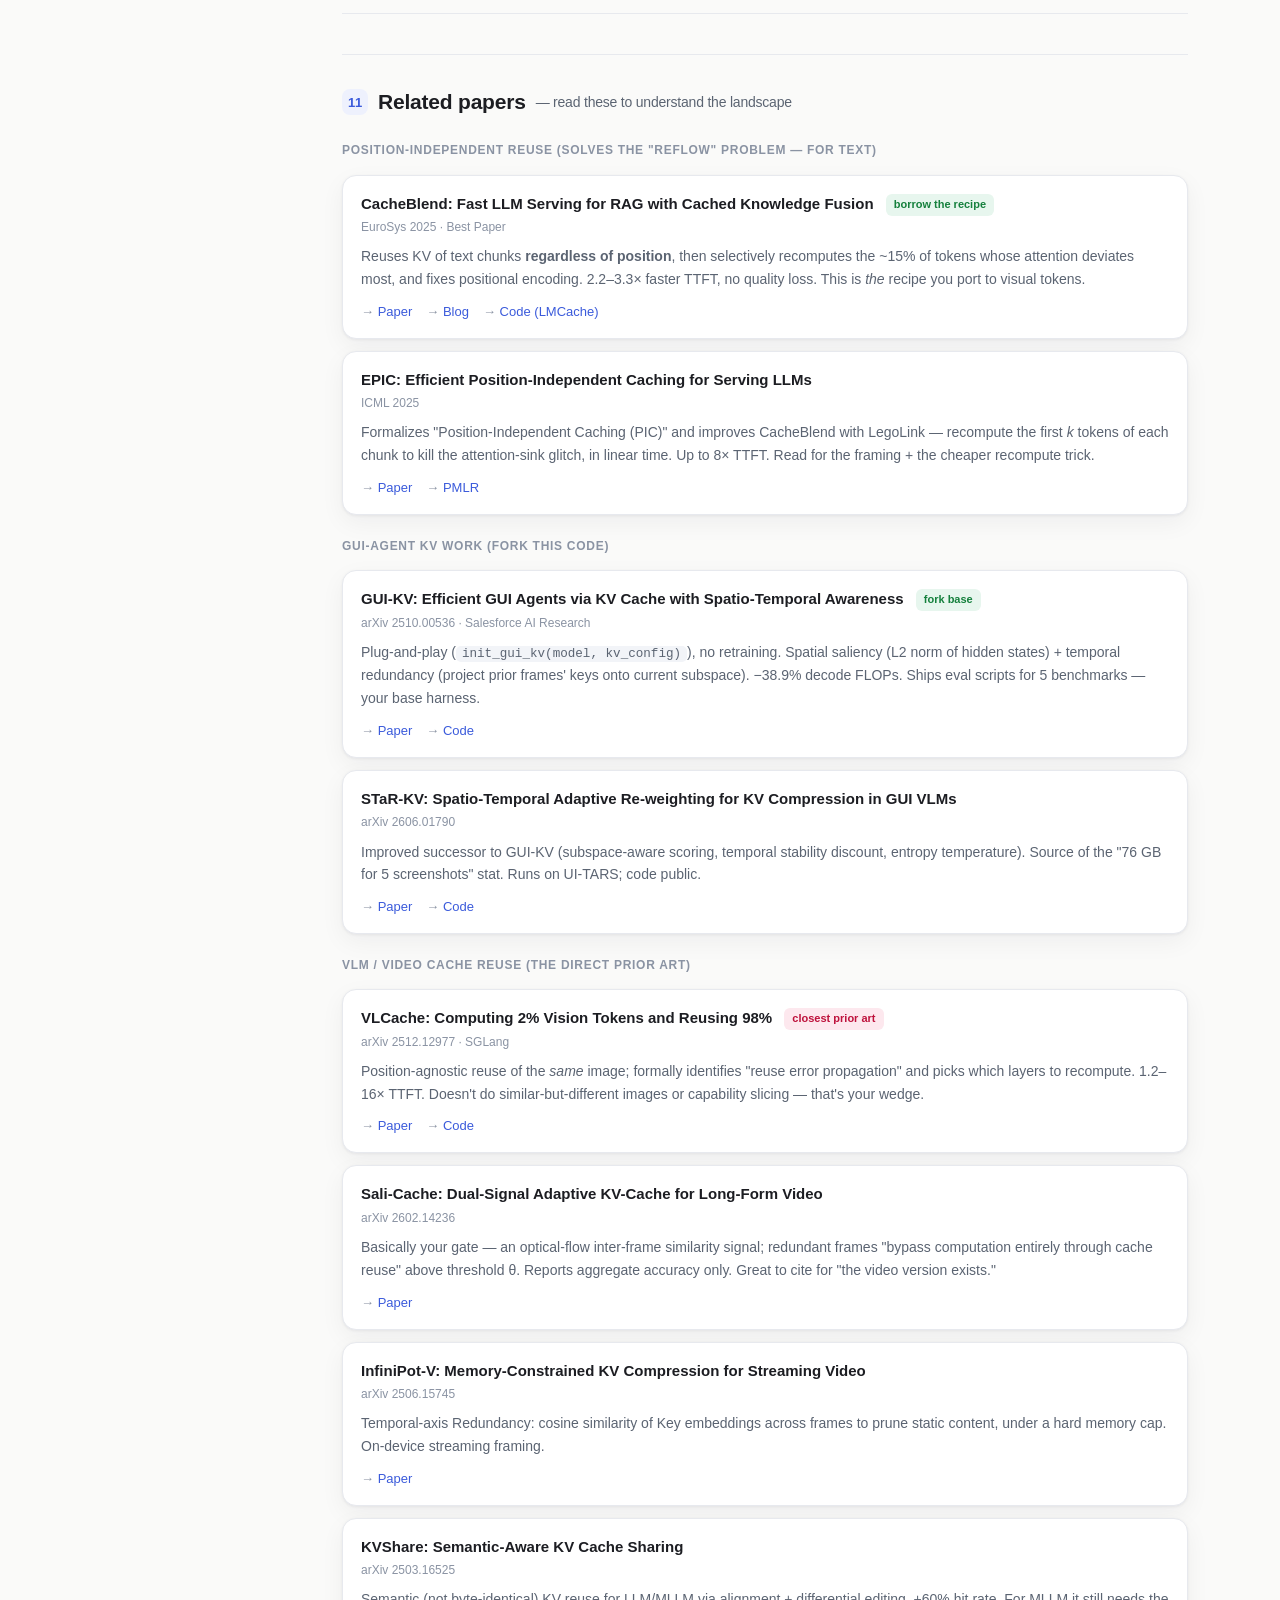
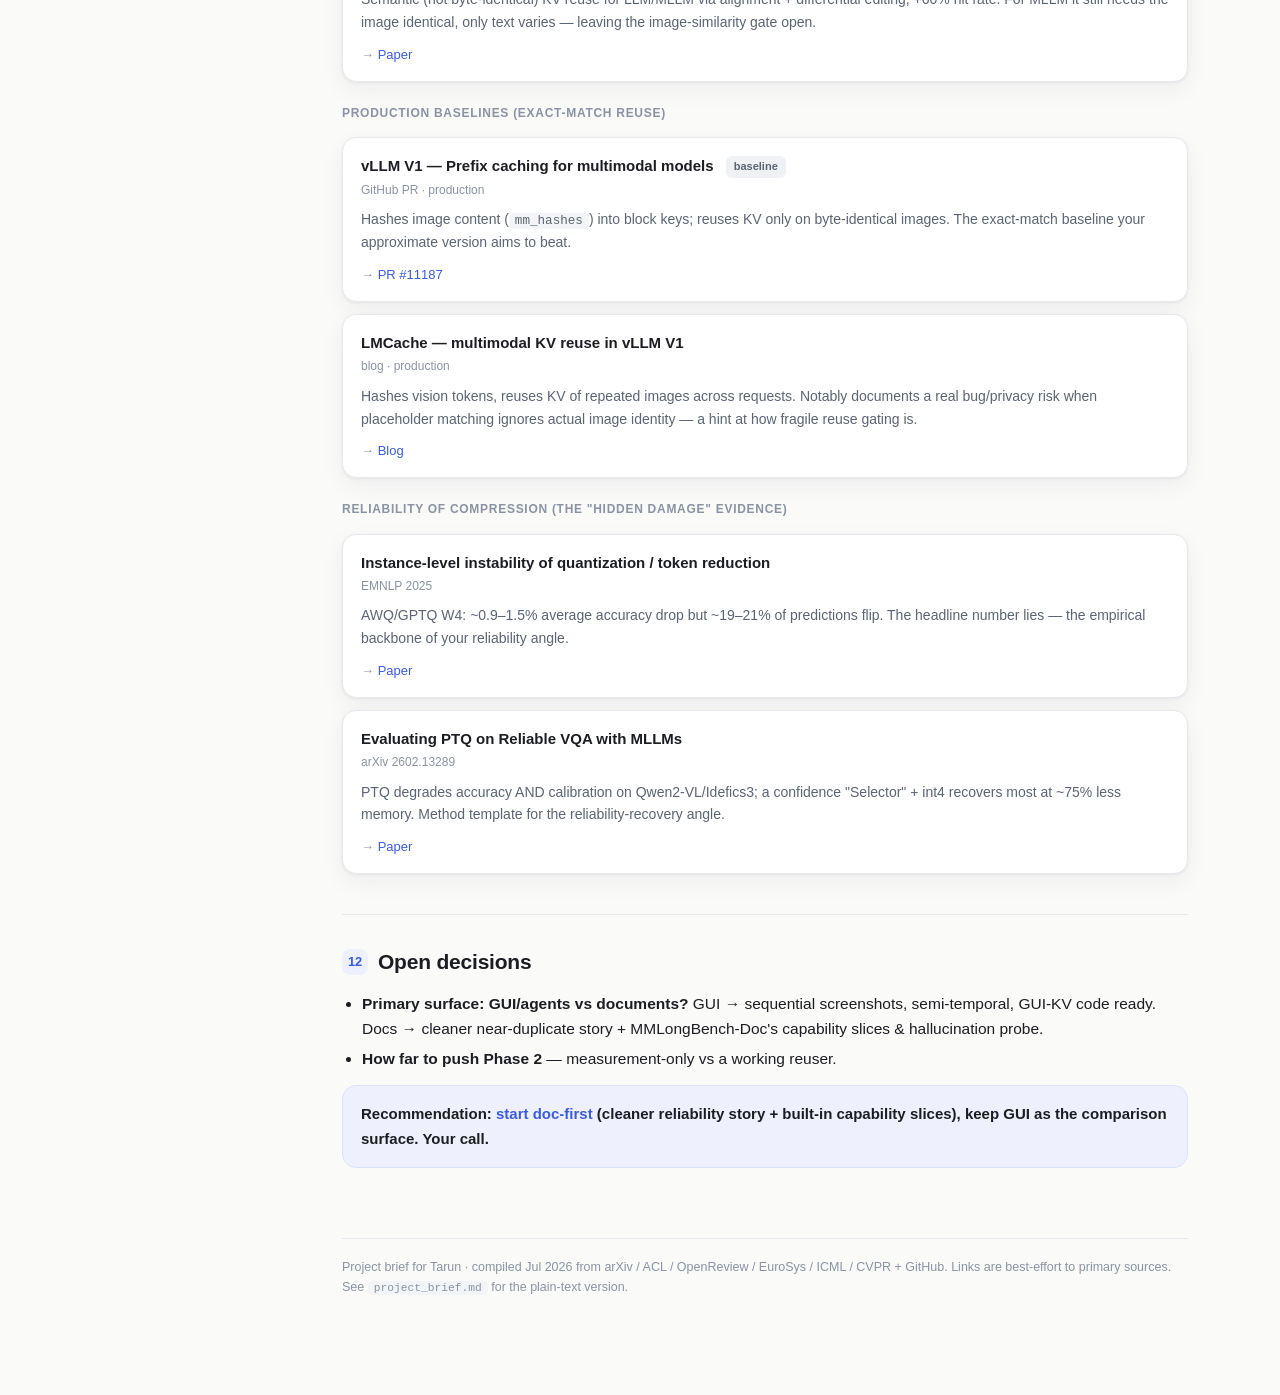
<file: projectIdeas/vlm-kv-reuse-project/index.html>
<!DOCTYPE html>
<html lang="en">
<head>
<meta charset="utf-8" />
<meta name="viewport" content="width=device-width, initial-scale=1" />
<title>Reliability-Aware KV-Cache Reuse for VLMs — Project Brief</title>
<style>
  :root {
    --bg: #fafaf9;
    --panel: #ffffff;
    --ink: #1c1d22;
    --muted: #5b6472;
    --faint: #8a93a3;
    --line: #e7e9ee;
    --accent: #3b5bdb;
    --accent-soft: #eef1fd;
    --teal: #0d9488;
    --amber: #b45309;
    --rose: #be123c;
    --green: #15803d;
    --code-bg: #f2f4f8;
    --radius: 14px;
    --shadow: 0 1px 3px rgba(20,25,40,.06), 0 8px 24px rgba(20,25,40,.05);
  }
  * { box-sizing: border-box; }
  html { scroll-behavior: smooth; }
  body {
    margin: 0; background: var(--bg); color: var(--ink);
    font-family: -apple-system, BlinkMacSystemFont, "Segoe UI", Inter, Roboto, Helvetica, Arial, sans-serif;
    line-height: 1.62; font-size: 15.5px;
  }
  a { color: var(--accent); text-decoration: none; }
  a:hover { text-decoration: underline; }
  code { background: var(--code-bg); padding: 1px 6px; border-radius: 5px; font-size: .9em; font-family: "SF Mono", ui-monospace, Menlo, Consolas, monospace; }

  .layout { display: grid; grid-template-columns: 250px 1fr; max-width: 1200px; margin: 0 auto; }
  /* Sidebar nav */
  nav.side {
    position: sticky; top: 0; align-self: start; height: 100vh; overflow-y: auto;
    padding: 34px 20px; border-right: 1px solid var(--line);
  }
  nav.side .brand { font-weight: 700; font-size: 15px; letter-spacing: -.01em; margin-bottom: 4px; }
  nav.side .brand small { display:block; font-weight:500; color: var(--faint); font-size: 12px; margin-top: 4px; }
  nav.side a { display: block; color: var(--muted); font-size: 13.5px; padding: 6px 10px; border-radius: 8px; margin: 1px 0; }
  nav.side a:hover { background: var(--accent-soft); color: var(--accent); text-decoration: none; }
  nav.side .navgroup { font-size: 11px; text-transform: uppercase; letter-spacing: .08em; color: var(--faint); margin: 16px 0 4px 10px; }

  main { padding: 44px 52px 100px; min-width: 0; }
  header.hero { margin-bottom: 12px; }
  .tag-row { display:flex; gap:8px; flex-wrap:wrap; margin-bottom: 14px; }
  .pill { font-size: 12px; background: var(--accent-soft); color: var(--accent); padding: 4px 11px; border-radius: 999px; font-weight: 600; }
  .pill.gray { background: #f0f1f4; color: var(--muted); }
  h1 { font-size: 30px; line-height: 1.2; letter-spacing: -.02em; margin: 6px 0 8px; }
  .lede { color: var(--muted); font-size: 16px; max-width: 720px; }

  section { padding: 26px 0; border-top: 1px solid var(--line); scroll-margin-top: 20px; }
  section:first-of-type { border-top: none; }
  h2 { font-size: 21px; letter-spacing: -.01em; margin: 4px 0 12px; display:flex; align-items:center; gap:10px; }
  h2 .num { font-size: 13px; color: var(--accent); background: var(--accent-soft); width: 26px; height: 26px; border-radius: 8px; display:inline-flex; align-items:center; justify-content:center; font-weight:700; }
  h3 { font-size: 16px; margin: 20px 0 6px; }
  p { margin: 8px 0; }

  .callout { background: var(--accent-soft); border: 1px solid #dbe2fb; border-radius: var(--radius); padding: 16px 18px; margin: 14px 0; }
  .callout.amber { background: #fdf6ec; border-color: #f5e2c4; }
  .callout .big { font-size: 15px; font-weight: 600; }
  .callout .big b { color: var(--accent); }

  ul.clean { margin: 8px 0; padding-left: 20px; }
  ul.clean li { margin: 5px 0; color: var(--ink); }
  .muted { color: var(--muted); }

  table { width: 100%; border-collapse: collapse; margin: 14px 0; font-size: 14px; }
  th, td { text-align: left; padding: 9px 12px; border-bottom: 1px solid var(--line); vertical-align: top; }
  th { color: var(--faint); font-weight: 600; font-size: 12px; text-transform: uppercase; letter-spacing: .04em; }
  td .st { font-weight: 600; }
  .st.solved { color: var(--green); } .st.active { color: var(--amber); } .st.open { color: var(--rose); } .st.recent { color: var(--teal); }

  /* phase cards */
  .phases { display: grid; grid-template-columns: repeat(auto-fit, minmax(220px,1fr)); gap: 14px; margin: 14px 0; }
  .phase { background: var(--panel); border: 1px solid var(--line); border-radius: var(--radius); padding: 16px; box-shadow: var(--shadow); }
  .phase .wk { font-size: 12px; color: var(--accent); font-weight: 700; text-transform: uppercase; letter-spacing: .05em; }
  .phase h4 { margin: 6px 0; font-size: 15px; }
  .phase p { font-size: 13.5px; color: var(--muted); margin: 4px 0 0; }
  .phase.safe { border-color: #c9e6d3; } .phase.safe .wk { color: var(--green); }
  .phase.stretch { border-color: #f3d9b0; } .phase.stretch .wk { color: var(--amber); }

  /* resource cards */
  .cards { display: grid; grid-template-columns: 1fr; gap: 12px; margin: 14px 0; }
  .card { background: var(--panel); border: 1px solid var(--line); border-radius: var(--radius); padding: 16px 18px; box-shadow: var(--shadow); }
  .card .ct { font-size: 15px; font-weight: 650; margin: 0; }
  .card .cv { font-size: 12px; color: var(--faint); margin: 2px 0 8px; }
  .card .cd { font-size: 14px; color: var(--muted); margin: 0 0 10px; }
  .card .links { display: flex; gap: 14px; flex-wrap: wrap; font-size: 13px; }
  .card .links a::before { content: "→ "; color: var(--faint); }
  .badge { display:inline-block; font-size: 11px; font-weight: 600; padding: 2px 8px; border-radius: 6px; margin-left: 8px; vertical-align: middle; }
  .badge.core { background: #fde8ee; color: var(--rose); }
  .badge.fork { background: #e7f6ee; color: var(--green); }
  .badge.base { background: #f0f1f4; color: var(--muted); }

  .group-label { font-size: 12px; text-transform: uppercase; letter-spacing: .06em; color: var(--faint); font-weight: 700; margin: 22px 0 6px; }
  footer { margin-top: 30px; padding-top: 18px; border-top: 1px solid var(--line); color: var(--faint); font-size: 12.5px; }

  @media (max-width: 860px) {
    .layout { grid-template-columns: 1fr; }
    nav.side { position: static; height: auto; border-right: none; border-bottom: 1px solid var(--line); }
    main { padding: 28px 20px 80px; }
  }
</style>
</head>
<body>
<div class="layout">
  <nav class="side">
    <div class="brand">KV-Cache Reuse for VLMs
      <small>Pre-MSc research project · Jul 2026</small>
    </div>
    <div class="navgroup">Overview</div>
    <a href="#tldr">TL;DR</a>
    <a href="#idea">The idea</a>
    <a href="#why">Why it matters</a>
    <a href="#gap">The research gap</a>
    <a href="#rq">Research questions</a>
    <div class="navgroup">Plan</div>
    <a href="#plan">Scope & phases</a>
    <a href="#models">Models</a>
    <a href="#datasets">Datasets</a>
    <a href="#metrics">Metrics</a>
    <a href="#outcomes">Outcomes</a>
    <a href="#risks">Risks</a>
    <div class="navgroup">Reading</div>
    <a href="#papers">Related papers</a>
    <a href="#decisions">Open decisions</a>
  </nav>

  <main>
    <header class="hero" id="top">
      <div class="tag-row">
        <span class="pill">ML Systems</span>
        <span class="pill">VLM / multimodal</span>
        <span class="pill gray">≈2 months</span>
        <span class="pill gray">single RTX 4090</span>
      </div>
      <h1>Reliability-Aware KV-Cache Reuse for Vision-Language Models</h1>
      <p class="lede">When a VLM sees an image it has (nearly) seen before, can we reuse its expensive
      cached computation instead of redoing it — and how similar is "similar enough" before the model
      silently starts getting things wrong?</p>
    </header>

    <section id="tldr">
      <h2><span class="num">0</span> TL;DR</h2>
      <p>VLMs turn one image into hundreds–thousands of "visual tokens," which blow up the
      <b>KV cache</b> and make serving slow and costly. People reuse/compress that cache to save money —
      but they only report <em>aggregate accuracy</em>, which hides <em>which capability quietly broke</em>.</p>
      <ul class="clean">
        <li><b>Part 1 (safe result):</b> measure the reliability of KV reuse/compression, <b>sliced by capability</b>
          (OCR, tables, spatial grounding) + instance-flip rate + hallucination rate.</li>
        <li><b>Part 2 (stretch):</b> build a <b>similarity-gated reuser</b> for near-duplicate images
          (docs / UI screenshots that differ slightly), borrowing the position-independent caching recipe from text-RAG.</li>
      </ul>
    </section>

    <section id="idea">
      <h2><span class="num">1</span> The idea in one paragraph</h2>
      <p>Exact-match reuse already ships (vLLM, LMCache). Same-image smart reuse just landed (VLCache).
      Video-frame similarity reuse exists (InfiniPot-V, Sali-Cache). The <b>open seam</b> is
      (a) <em>near-duplicate cross-request</em> reuse for documents/UI — not temporal video frames — and
      (b) the <b>capability-sliced reliability</b> of any of it. This project lives at that intersection.</p>
    </section>

    <section id="why">
      <h2><span class="num">2</span> Why it matters</h2>
      <div class="callout amber">
        <div class="big">Motivating stat: <b>UI-TARS-1.5-7B needs 76 GB of GPU memory for just 5 screenshots.</b></div>
        <span class="muted">Screenshot/document VLMs are the worst case for KV blow-up — reuse/compression isn't optional, it's mandatory.</span>
      </div>
      <ul class="clean">
        <li><b>Cost:</b> visual tokens dominate the KV cache; images inflate the prompt massively.</li>
        <li><b>Real volume:</b> document AI (invoices, forms, contracts), UI/computer-use agents, retail visual search —
          all send <em>near-duplicate</em> images at scale (same template, same screen, same product from a slightly different angle).</li>
        <li><b>The blind spot:</b> a reused/quantized model can drop ~1% on average while <b>flipping ~20% of individual answers</b>
          and destroying a <em>specific</em> capability. In documents, the one flipped digit is the whole point.</li>
      </ul>
    </section>

    <section id="gap">
      <h2><span class="num">3</span> The research gap</h2>
      <table>
        <thead><tr><th>Sub-problem</th><th>Status</th><th>Meaning for this project</th></tr></thead>
        <tbody>
          <tr><td>Reuse KV for a <b>byte-identical</b> image</td><td><span class="st solved">Shipping</span></td><td>Baseline to beat (vLLM, LMCache)</td></tr>
          <tr><td>Reuse the <b>same image</b> in a new context</td><td><span class="st recent">Recent</span></td><td>Borrow VLCache's layer-aware recompute</td></tr>
          <tr><td>Reuse KV despite <b>position shift</b> (text)</td><td><span class="st solved">Solved</span></td><td>Port CacheBlend/EPIC "recompute ~15% top-deviation tokens" to vision</td></tr>
          <tr><td>Exploit <b>video-frame</b> redundancy</td><td><span class="st active">Active</span></td><td>Needs temporal stream + aligned patches — doesn't fit docs/UI</td></tr>
          <tr><td>Compress KV <b>within one GUI trajectory</b></td><td><span class="st active">Active</span></td><td>Fork GUI-KV / STaR-KV; still aggregate metrics</td></tr>
          <tr><td><b>Near-duplicate cross-request</b> reuse (docs/UI)</td><td><span class="st open">OPEN</span></td><td>Core contribution</td></tr>
          <tr><td><b>Capability-sliced reliability</b> of reuse</td><td><span class="st open">OPEN</span></td><td>Core contribution (safe result)</td></tr>
        </tbody>
      </table>
      <h3>Why video methods don't transfer to docs/UI</h3>
      <p class="muted">Video methods compare patch (x,y) at frame <em>t</em> to patch (x,y) at <em>t+1</em> — assuming a single
      ordered stream, smooth motion, and aligned patches. Docs/UI break all three: no stream (different users/requests),
      near-duplicates are <em>reflowed</em> (insert a row → everything shifts positions), and a tiny visual change can be a
      huge semantic change (a <code>0</code> → <code>8</code>). So you need a <em>content</em> similarity gate + alignment,
      not an optical-flow temporal diff.</p>
    </section>

    <section id="rq">
      <h2><span class="num">4</span> Research questions</h2>
      <ul class="clean">
        <li><b>RQ1 (reliability):</b> When we reuse/compress VLM KV, <em>which capabilities degrade first</em>
          (OCR/text, tables, charts, spatial grounding), and how much does the aggregate number hide it?</li>
        <li><b>RQ2 (gating):</b> For near-duplicate images, what cheap signal (perceptual hash, CLIP/ViT-embedding distance)
          best predicts whether reuse is <em>safe</em> — and is the safe threshold <b>task-dependent</b>?</li>
        <li><b>RQ3 (method, stretch):</b> Can a position-independent, selective-recompute reuser applied to <em>visual</em>
          tokens recover accuracy for near-duplicates at a fraction of the compute?</li>
      </ul>
    </section>

    <section id="plan">
      <h2><span class="num">5</span> Scope & phases</h2>
      <p class="muted">2 months, single RTX 4090 (24 GB). Designed so a real result lands even if the stretch part doesn't.</p>
      <div class="phases">
        <div class="phase"><div class="wk">Week 1</div><h4>Phase 0 · De-risk</h4><p>Reproduce GUI-KV's ScreenSpot-v2 + AgentNetBench numbers with Qwen2.5-VL-3B. Confirm it all fits in 24 GB.</p></div>
        <div class="phase safe"><div class="wk">Weeks 2–4 · Safe</div><h4>Phase 1 · Reliability</h4><p>Existing methods, but measure per-capability accuracy + instance-flip + hallucination. Finding: "the 1% drop hides an X% collapse on OCR."</p></div>
        <div class="phase stretch"><div class="wk">Weeks 5–7 · Stretch</div><h4>Phase 2 · The reuser</h4><p>Build a similarity gate + port CacheBlend selective-recompute to visual tokens for near-duplicates. Produce the reuse-safety vs similarity curve.</p></div>
        <div class="phase"><div class="wk">Week 8</div><h4>Phase 3 · Write-up</h4><p>Ablations, plots, short report/blog, clean repo.</p></div>
      </div>
    </section>

    <section id="models">
      <h2><span class="num">6</span> Models <span class="muted" style="font-size:14px;font-weight:400;">— all fit a single 4090</span></h2>
      <table>
        <thead><tr><th>Model</th><th>Size</th><th>Role</th><th>Link</th></tr></thead>
        <tbody>
          <tr><td><b>Qwen2.5-VL-3B-Instruct</b></td><td>3B</td><td>Primary backbone (docs + GUI)</td><td><a href="https://huggingface.co/Qwen/Qwen2.5-VL-3B-Instruct" target="_blank" rel="noopener">HF</a></td></tr>
          <tr><td>ShowUI-2B</td><td>2B</td><td>GUI-specific comparison</td><td><a href="https://huggingface.co/showlab/ShowUI-2B" target="_blank" rel="noopener">HF</a></td></tr>
          <tr><td>UI-TARS (2B)</td><td>2B</td><td>GUI agent comparison</td><td><a href="https://github.com/bytedance/UI-TARS" target="_blank" rel="noopener">GitHub</a></td></tr>
          <tr><td>Qwen2.5-VL-7B-Instruct</td><td>7B</td><td>"does it hold at 7B" stretch</td><td><a href="https://huggingface.co/Qwen/Qwen2.5-VL-7B-Instruct" target="_blank" rel="noopener">HF</a></td></tr>
        </tbody>
      </table>
      <p class="muted">Default to <b>Qwen2.5-VL-3B</b> — the backbone the GUI-grounding subfield standardized on
      (ZonUI-3B and Qwen-GUI-3B both fully fine-tuned it on a single 4090), so results stay comparable.</p>
    </section>

    <section id="datasets">
      <h2><span class="num">7</span> Datasets</h2>
      <div class="group-label">GUI / agents — all pre-wired in the GUI-KV eval scripts</div>
      <div class="cards">
        <div class="card">
          <p class="ct">ScreenSpot-v2 &amp; ScreenSpot-Pro</p>
          <p class="cv">GUI element grounding · v2 = cleaned; Pro = 1,581 high-res professional screenshots</p>
          <p class="cd">Point at a UI element from an instruction. Pro is deliberately hard (dense pro apps). Good for the "semi-temporal" sequential-screenshot case.</p>
          <div class="links"><a href="https://github.com/SalesforceAIResearch/GUI-KV" target="_blank" rel="noopener">GUI-KV repo (dataset config)</a><a href="https://www.emergentmind.com/topics/screenspot-pro-benchmark" target="_blank" rel="noopener">ScreenSpot-Pro overview</a></div>
        </div>
        <div class="card">
          <p class="ct">AgentNetBench · Multimodal Mind2Web · AndroidControl</p>
          <p class="cv">Multi-step GUI agent trajectories</p>
          <p class="cd">Sequential screenshots across a task — where KV grows step-by-step and the temporal-redundancy story lives.</p>
          <div class="links"><a href="https://huggingface.co/datasets/osunlp/Multimodal-Mind2Web" target="_blank" rel="noopener">Multimodal Mind2Web (HF)</a><a href="https://github.com/SalesforceAIResearch/GUI-KV" target="_blank" rel="noopener">Eval scripts</a></div>
        </div>
      </div>
      <div class="group-label">Documents — the near-duplicate goldmine</div>
      <div class="cards">
        <div class="card">
          <p class="ct">MMLongBench-Doc <span class="badge core">best fit</span></p>
          <p class="cv">135 PDFs · avg 47.5 pages · 1,091 questions</p>
          <p class="cd">Why it's ideal: evidence is <b>labeled by source</b> (text/table/chart/image/layout) → free capability slices;
          <b>22.5% unanswerable</b> questions → built-in hallucination probe; 33% cross-page; repeated headers/templates across pages = natural near-duplicates.
          Note: open-source models capped at ≤5 images, so you window it.</p>
          <div class="links"><a href="https://mayubo2333.github.io/MMLongBench-Doc" target="_blank" rel="noopener">Project page</a><a href="https://github.com/mayubo2333/MMLongBench-Doc" target="_blank" rel="noopener">GitHub</a><a href="https://arxiv.org/html/2407.01523" target="_blank" rel="noopener">Paper</a></div>
        </div>
        <div class="card">
          <p class="ct">MP-DocVQA · DocVQA · M3DocVQA</p>
          <p class="cv">Multi-page (≤20) · single-page baseline · open-domain multi-doc</p>
          <p class="cd">Standard document-VQA ladders. Use single-page DocVQA as the simplest baseline, MP-DocVQA for multi-page reuse.</p>
          <div class="links"><a href="https://m3docrag.github.io/" target="_blank" rel="noopener">M3DocRAG / M3DocVQA</a></div>
        </div>
        <div class="card">
          <p class="ct">Synthetic near-duplicates (you build)</p>
          <p class="cv">Controlled perturbations of a base doc/screenshot</p>
          <p class="cd">Insert a row / flip a digit / add a modal. Gives <b>ground truth</b> for "small visual change, big semantic change" —
          the exact failure the video methods can't see. This is a feature, not a hack.</p>
          <div class="links"><a href="#idea">see the idea</a></div>
        </div>
      </div>
    </section>

    <section id="metrics">
      <h2><span class="num">8</span> Metrics</h2>
      <h3>Efficiency</h3>
      <p class="muted">TTFT · decode FLOPs · peak GPU memory · KV-cache budget (%) · throughput · cache hit rate.</p>
      <h3>Quality — the differentiator (sliced, not aggregate)</h3>
      <ul class="clean">
        <li>Per-capability accuracy (OCR/text vs table vs chart vs spatial grounding)</li>
        <li><b>Instance-flip rate</b> — fraction of individual answers that change vs full compute</li>
        <li><b>Hallucination rate</b> on unanswerable questions</li>
        <li>Task accuracy (step accuracy for agents, F1/ANLS for DocVQA) — for comparability</li>
      </ul>
    </section>

    <section id="outcomes">
      <h2><span class="num">9</span> Expected outcomes</h2>
      <ul class="clean">
        <li><b>Reliability finding + curves</b> — which capabilities break first under reuse/compression, and by how much the aggregate number lies. (Safe; lands regardless of Phase 2.)</li>
        <li><b>A method (stretch)</b> — similarity-gated selective-recompute reuse for near-duplicates + a safe-threshold predictor.</li>
        <li><b>Artifacts</b> — forked GUI-KV repo, eval harness with capability slices, accuracy-vs-budget / accuracy-vs-similarity plots, short writeup. CV-ready + a dissertation seed for Luo Mai.</li>
      </ul>
    </section>

    <section id="risks">
      <h2><span class="num">10</span> Risks &amp; mitigations</h2>
      <table>
        <thead><tr><th>Risk</th><th>Mitigation</th></tr></thead>
        <tbody>
          <tr><td>7B won't fit with large KV on 24 GB</td><td>Use 3B / fewer images / int4 quantization</td></tr>
          <tr><td>Phase 2 reuser is hard to get working</td><td>Phase 1 reliability result stands alone</td></tr>
          <tr><td>Real near-duplicate doc data is scarce</td><td>Synthetic perturbations (better — ground truth)</td></tr>
          <tr><td>Reproducing baselines eats time</td><td>GUI-KV ships eval scripts for 5 benchmarks</td></tr>
        </tbody>
      </table>
    </section>

    <section id="papers">
      <h2><span class="num">11</span> Related papers <span class="muted" style="font-size:14px;font-weight:400;">— read these to understand the landscape</span></h2>

      <div class="group-label">Position-independent reuse (solves the "reflow" problem — for text)</div>
      <div class="cards">
        <div class="card">
          <p class="ct">CacheBlend: Fast LLM Serving for RAG with Cached Knowledge Fusion <span class="badge fork">borrow the recipe</span></p>
          <p class="cv">EuroSys 2025 · Best Paper</p>
          <p class="cd">Reuses KV of text chunks <b>regardless of position</b>, then selectively recomputes the ~15% of tokens whose attention deviates most, and fixes positional encoding. 2.2–3.3× faster TTFT, no quality loss. This is <em>the</em> recipe you port to visual tokens.</p>
          <div class="links"><a href="https://arxiv.org/html/2405.16444v3" target="_blank" rel="noopener">Paper</a><a href="https://blog.lmcache.ai/en/2025/03/31/cacheblend-best-paper-acm-eurosys25-enabling-100-kv-cache-hit-rate-in-rag/" target="_blank" rel="noopener">Blog</a><a href="https://github.com/LMCache/LMCache" target="_blank" rel="noopener">Code (LMCache)</a></div>
        </div>
        <div class="card">
          <p class="ct">EPIC: Efficient Position-Independent Caching for Serving LLMs</p>
          <p class="cv">ICML 2025</p>
          <p class="cd">Formalizes "Position-Independent Caching (PIC)" and improves CacheBlend with LegoLink — recompute the first <em>k</em> tokens of each chunk to kill the attention-sink glitch, in linear time. Up to 8× TTFT. Read for the framing + the cheaper recompute trick.</p>
          <div class="links"><a href="https://arxiv.org/html/2410.15332v3" target="_blank" rel="noopener">Paper</a><a href="https://proceedings.mlr.press/v267/hu25j.html" target="_blank" rel="noopener">PMLR</a></div>
        </div>
      </div>

      <div class="group-label">GUI-agent KV work (fork this code)</div>
      <div class="cards">
        <div class="card">
          <p class="ct">GUI-KV: Efficient GUI Agents via KV Cache with Spatio-Temporal Awareness <span class="badge fork">fork base</span></p>
          <p class="cv">arXiv 2510.00536 · Salesforce AI Research</p>
          <p class="cd">Plug-and-play (<code>init_gui_kv(model, kv_config)</code>), no retraining. Spatial saliency (L2 norm of hidden states) + temporal redundancy (project prior frames' keys onto current subspace). −38.9% decode FLOPs. Ships eval scripts for 5 benchmarks — your base harness.</p>
          <div class="links"><a href="https://arxiv.org/html/2510.00536v1" target="_blank" rel="noopener">Paper</a><a href="https://github.com/SalesforceAIResearch/GUI-KV" target="_blank" rel="noopener">Code</a></div>
        </div>
        <div class="card">
          <p class="ct">STaR-KV: Spatio-Temporal Adaptive Re-weighting for KV Compression in GUI VLMs</p>
          <p class="cv">arXiv 2606.01790</p>
          <p class="cd">Improved successor to GUI-KV (subspace-aware scoring, temporal stability discount, entropy temperature). Source of the "76 GB for 5 screenshots" stat. Runs on UI-TARS; code public.</p>
          <div class="links"><a href="https://arxiv.org/html/2606.01790v1" target="_blank" rel="noopener">Paper</a><a href="https://github.com/kawhiiiileo/STaR-KV" target="_blank" rel="noopener">Code</a></div>
        </div>
      </div>

      <div class="group-label">VLM / video cache reuse (the direct prior art)</div>
      <div class="cards">
        <div class="card">
          <p class="ct">VLCache: Computing 2% Vision Tokens and Reusing 98% <span class="badge core">closest prior art</span></p>
          <p class="cv">arXiv 2512.12977 · SGLang</p>
          <p class="cd">Position-agnostic reuse of the <em>same</em> image; formally identifies "reuse error propagation" and picks which layers to recompute. 1.2–16× TTFT. Doesn't do similar-but-different images or capability slicing — that's your wedge.</p>
          <div class="links"><a href="https://arxiv.org/html/2512.12977v2" target="_blank" rel="noopener">Paper</a><a href="https://github.com/Odysseusq/VLCache" target="_blank" rel="noopener">Code</a></div>
        </div>
        <div class="card">
          <p class="ct">Sali-Cache: Dual-Signal Adaptive KV-Cache for Long-Form Video</p>
          <p class="cv">arXiv 2602.14236</p>
          <p class="cd">Basically your gate — an optical-flow inter-frame similarity signal; redundant frames "bypass computation entirely through cache reuse" above threshold θ. Reports aggregate accuracy only. Great to cite for "the video version exists."</p>
          <div class="links"><a href="https://arxiv.org/html/2602.14236v1" target="_blank" rel="noopener">Paper</a></div>
        </div>
        <div class="card">
          <p class="ct">InfiniPot-V: Memory-Constrained KV Compression for Streaming Video</p>
          <p class="cv">arXiv 2506.15745</p>
          <p class="cd">Temporal-axis Redundancy: cosine similarity of Key embeddings across frames to prune static content, under a hard memory cap. On-device streaming framing.</p>
          <div class="links"><a href="https://arxiv.org/abs/2506.15745" target="_blank" rel="noopener">Paper</a></div>
        </div>
        <div class="card">
          <p class="ct">KVShare: Semantic-Aware KV Cache Sharing</p>
          <p class="cv">arXiv 2503.16525</p>
          <p class="cd">Semantic (not byte-identical) KV reuse for LLM/MLLM via alignment + differential editing, +60% hit rate. For MLLM it still needs the image identical, only text varies — leaving the image-similarity gate open.</p>
          <div class="links"><a href="https://arxiv.org/html/2503.16525v1" target="_blank" rel="noopener">Paper</a></div>
        </div>
      </div>

      <div class="group-label">Production baselines (exact-match reuse)</div>
      <div class="cards">
        <div class="card">
          <p class="ct">vLLM V1 — Prefix caching for multimodal models <span class="badge base">baseline</span></p>
          <p class="cv">GitHub PR · production</p>
          <p class="cd">Hashes image content (<code>mm_hashes</code>) into block keys; reuses KV only on byte-identical images. The exact-match baseline your approximate version aims to beat.</p>
          <div class="links"><a href="https://github.com/vllm-project/vllm/pull/11187" target="_blank" rel="noopener">PR #11187</a></div>
        </div>
        <div class="card">
          <p class="ct">LMCache — multimodal KV reuse in vLLM V1</p>
          <p class="cv">blog · production</p>
          <p class="cd">Hashes vision tokens, reuses KV of repeated images across requests. Notably documents a real bug/privacy risk when placeholder matching ignores actual image identity — a hint at how fragile reuse gating is.</p>
          <div class="links"><a href="https://blog.lmcache.ai/en/2025/07/03/lmcache-extends-its-turbo-boost-to-multimodal-models-in-vllm-v1/" target="_blank" rel="noopener">Blog</a></div>
        </div>
      </div>

      <div class="group-label">Reliability of compression (the "hidden damage" evidence)</div>
      <div class="cards">
        <div class="card">
          <p class="ct">Instance-level instability of quantization / token reduction</p>
          <p class="cv">EMNLP 2025</p>
          <p class="cd">AWQ/GPTQ W4: ~0.9–1.5% average accuracy drop but ~19–21% of predictions flip. The headline number lies — the empirical backbone of your reliability angle.</p>
          <div class="links"><a href="https://aclanthology.org/2025.emnlp-main.425.pdf" target="_blank" rel="noopener">Paper</a></div>
        </div>
        <div class="card">
          <p class="ct">Evaluating PTQ on Reliable VQA with MLLMs</p>
          <p class="cv">arXiv 2602.13289</p>
          <p class="cd">PTQ degrades accuracy AND calibration on Qwen2-VL/Idefics3; a confidence "Selector" + int4 recovers most at ~75% less memory. Method template for the reliability-recovery angle.</p>
          <div class="links"><a href="https://arxiv.org/pdf/2602.13289" target="_blank" rel="noopener">Paper</a></div>
        </div>
      </div>
    </section>

    <section id="decisions">
      <h2><span class="num">12</span> Open decisions</h2>
      <ul class="clean">
        <li><b>Primary surface: GUI/agents vs documents?</b> GUI → sequential screenshots, semi-temporal, GUI-KV code ready.
          Docs → cleaner near-duplicate story + MMLongBench-Doc's capability slices &amp; hallucination probe.</li>
        <li><b>How far to push Phase 2</b> — measurement-only vs a working reuser.</li>
      </ul>
      <div class="callout">
        <div class="big">Recommendation: <b>start doc-first</b> (cleaner reliability story + built-in capability slices), keep GUI as the comparison surface. Your call.</div>
      </div>
    </section>

    <footer>
      Project brief for Tarun · compiled Jul 2026 from arXiv / ACL / OpenReview / EuroSys / ICML / CVPR + GitHub.
      Links are best-effort to primary sources. See <code>project_brief.md</code> for the plain-text version.
    </footer>
  </main>
</div>
</body>
</html>
</file>
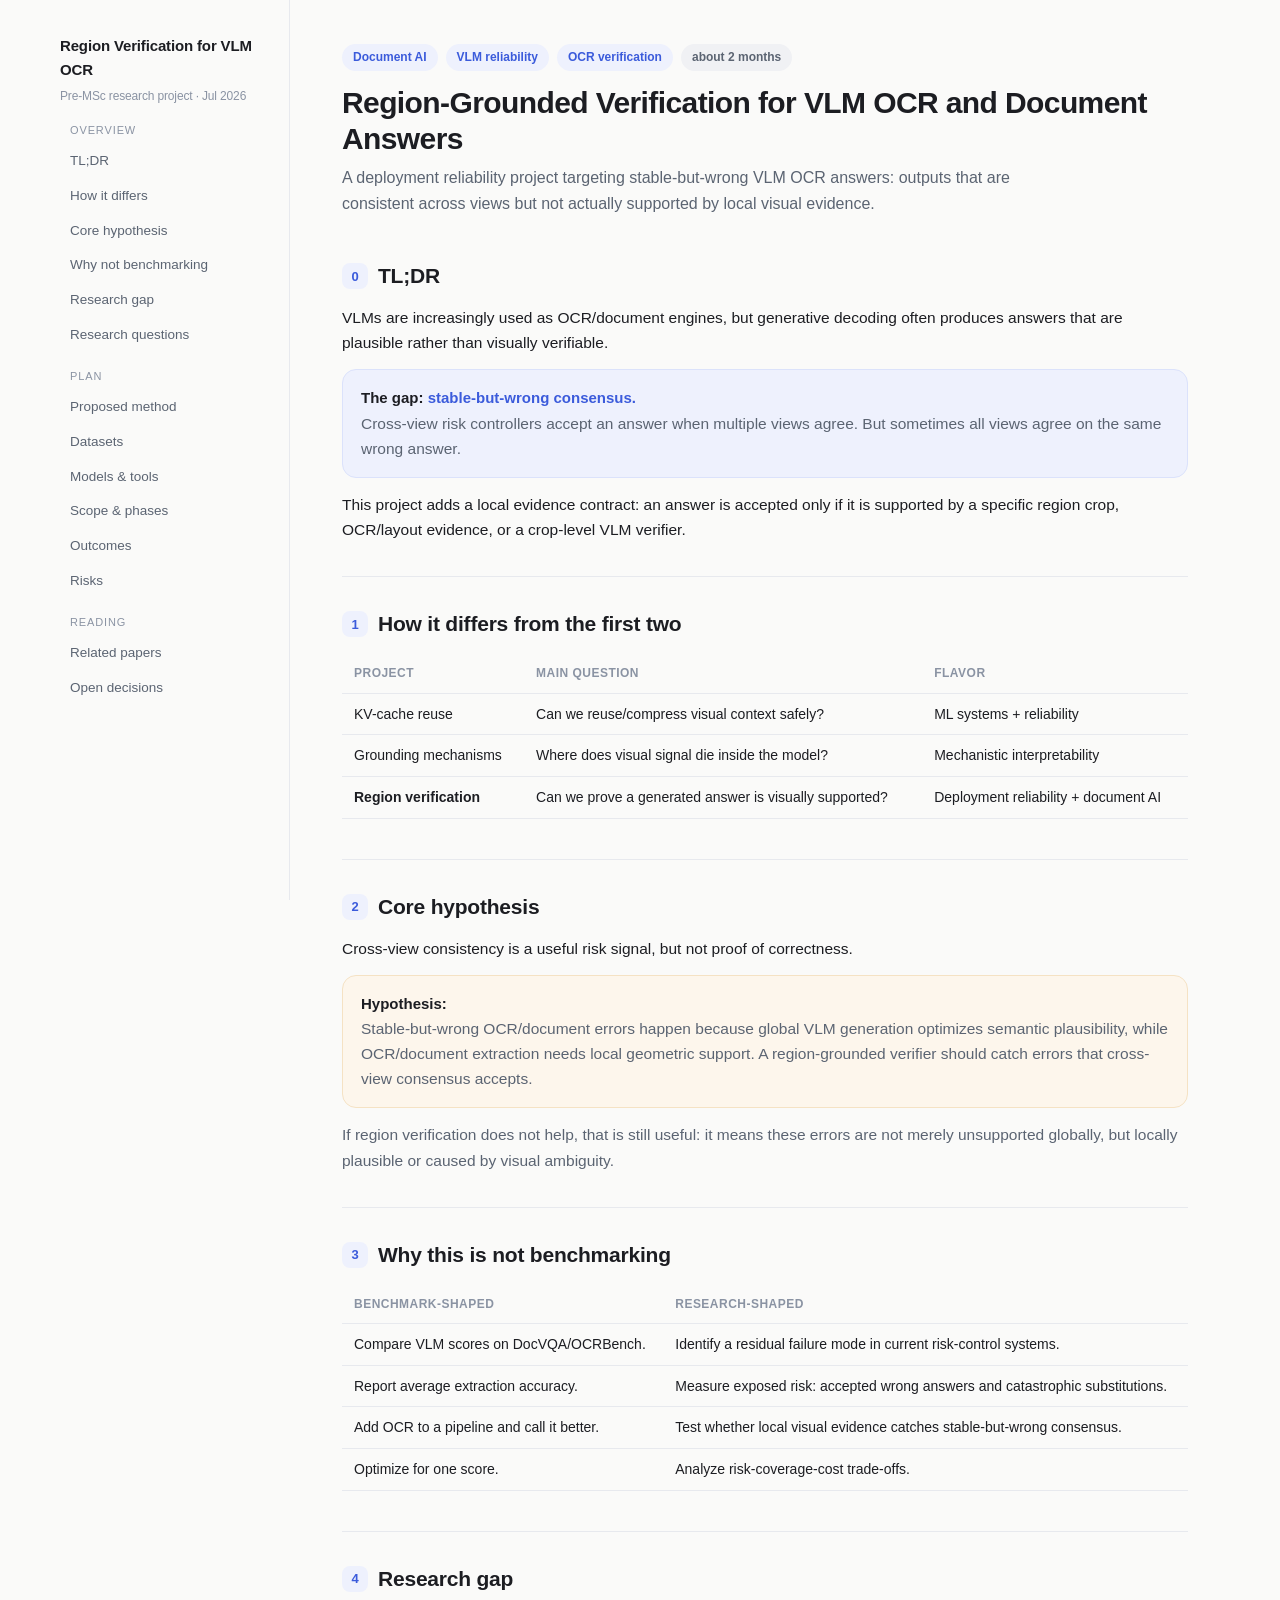
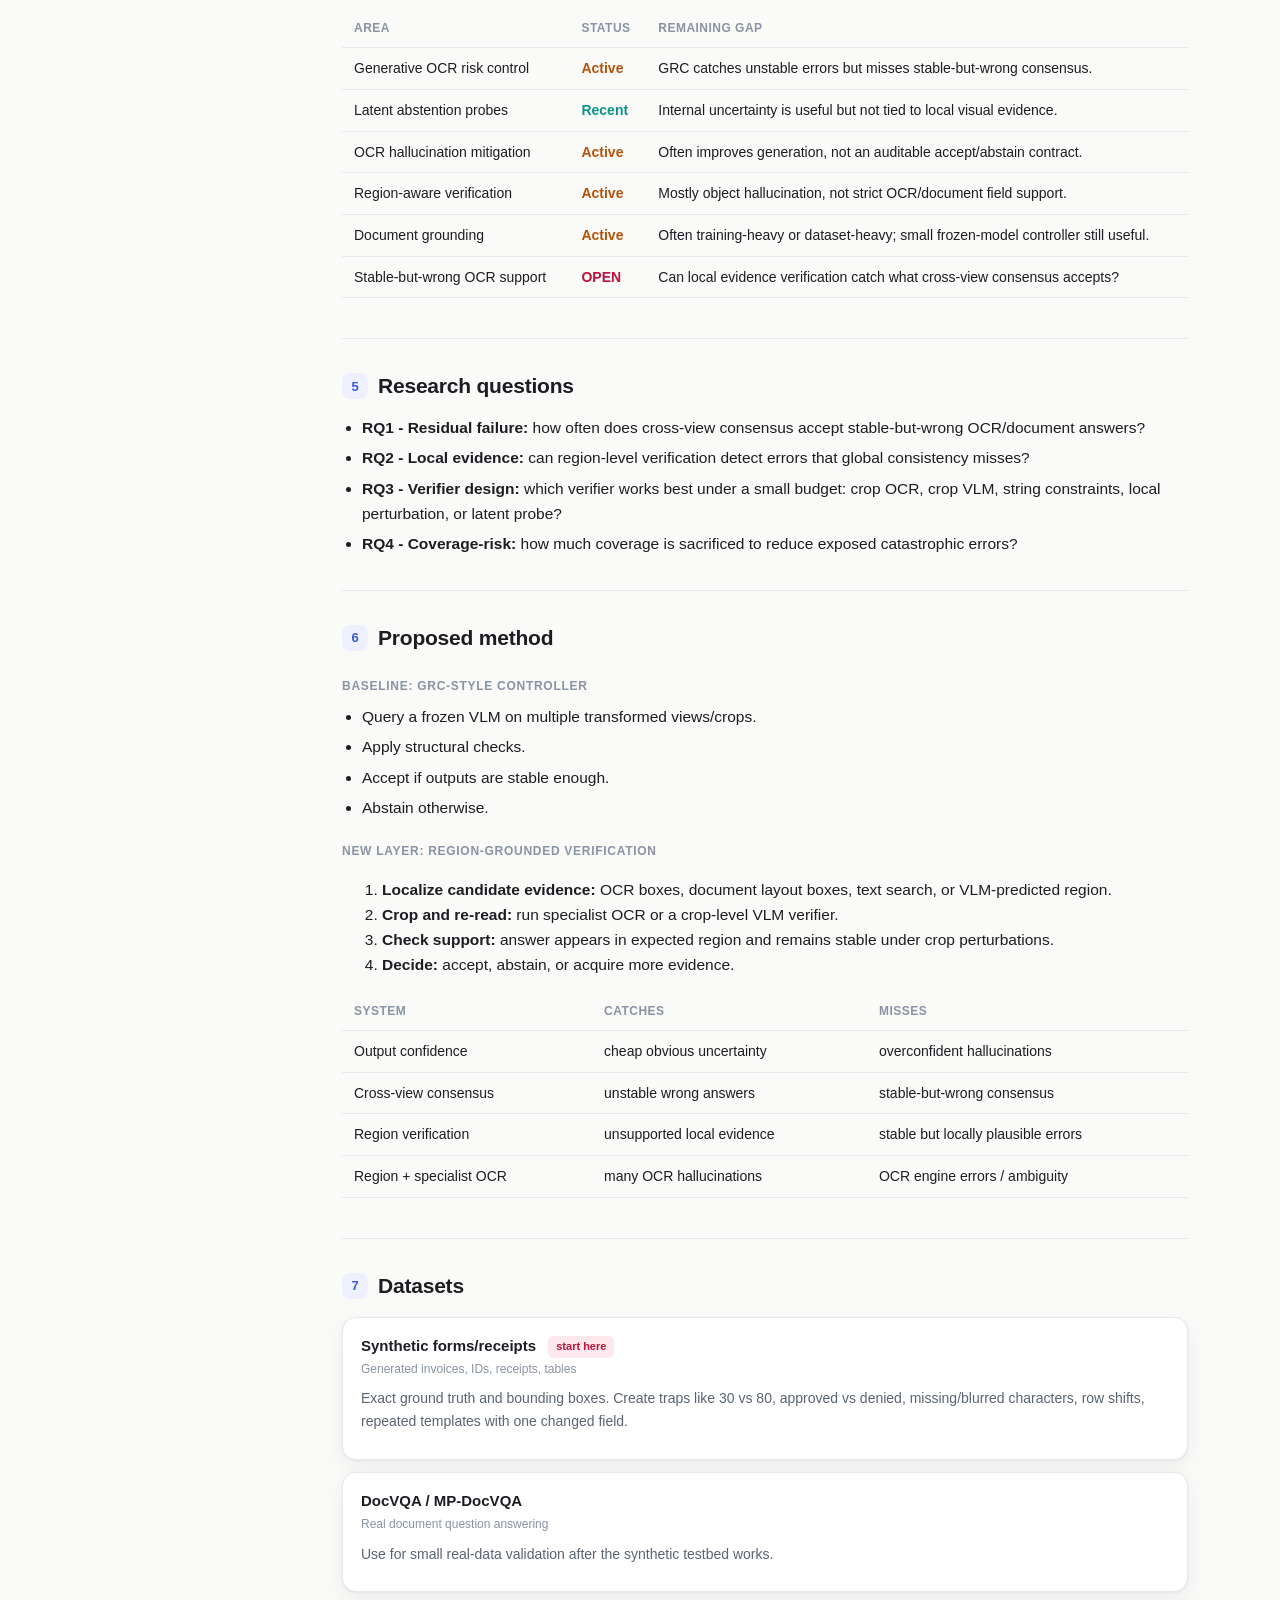
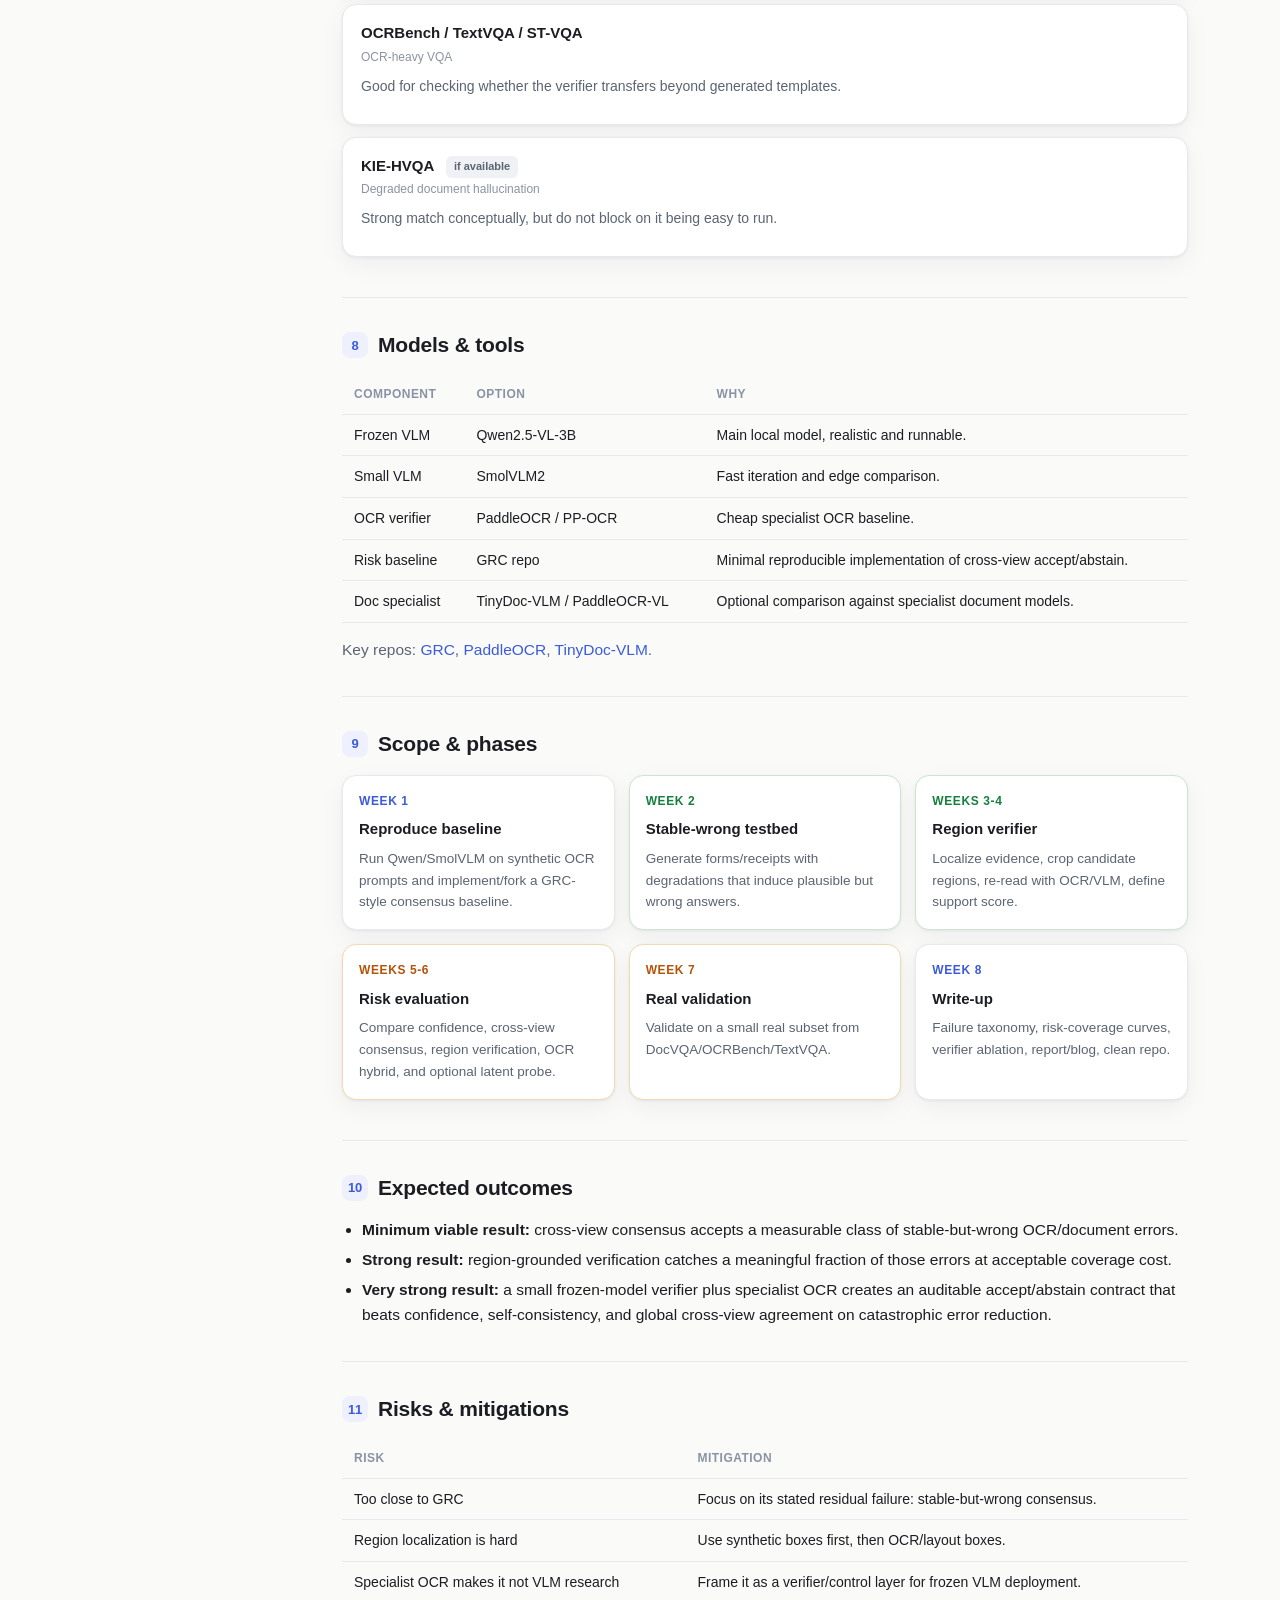
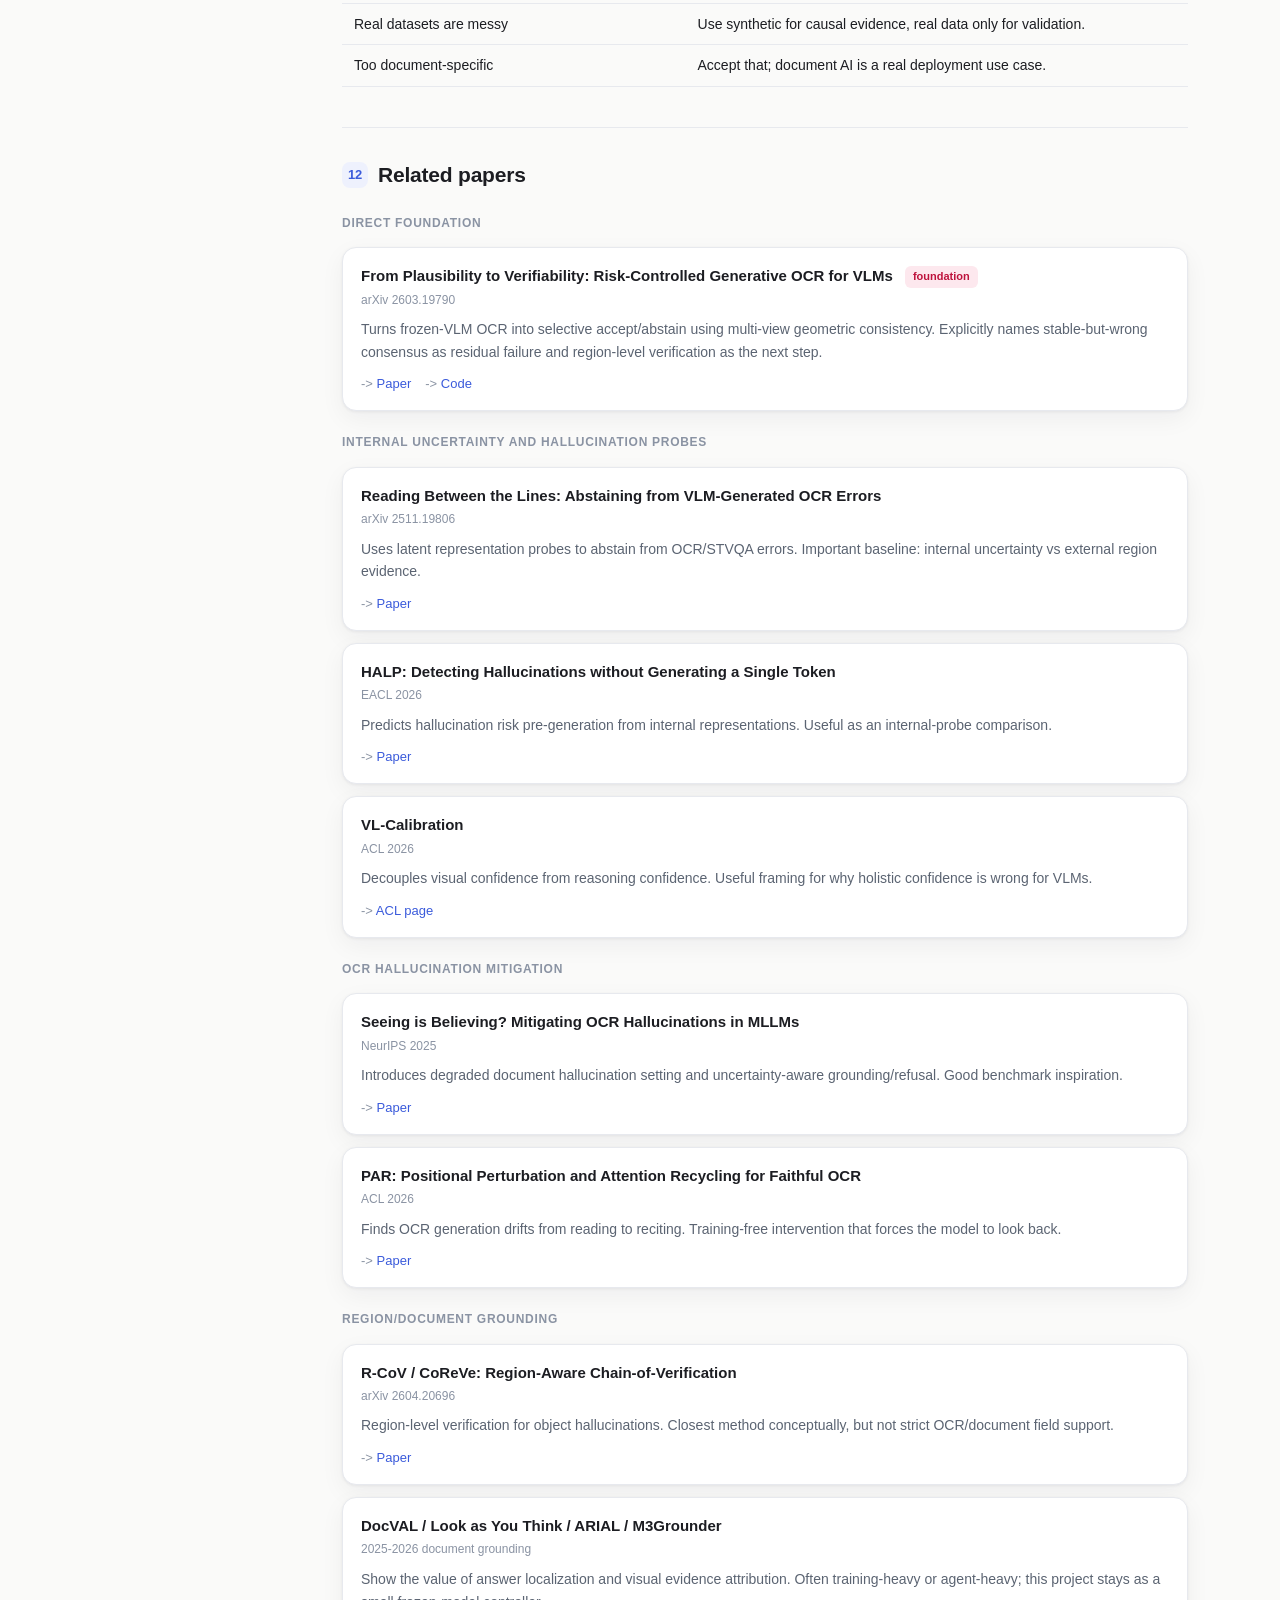
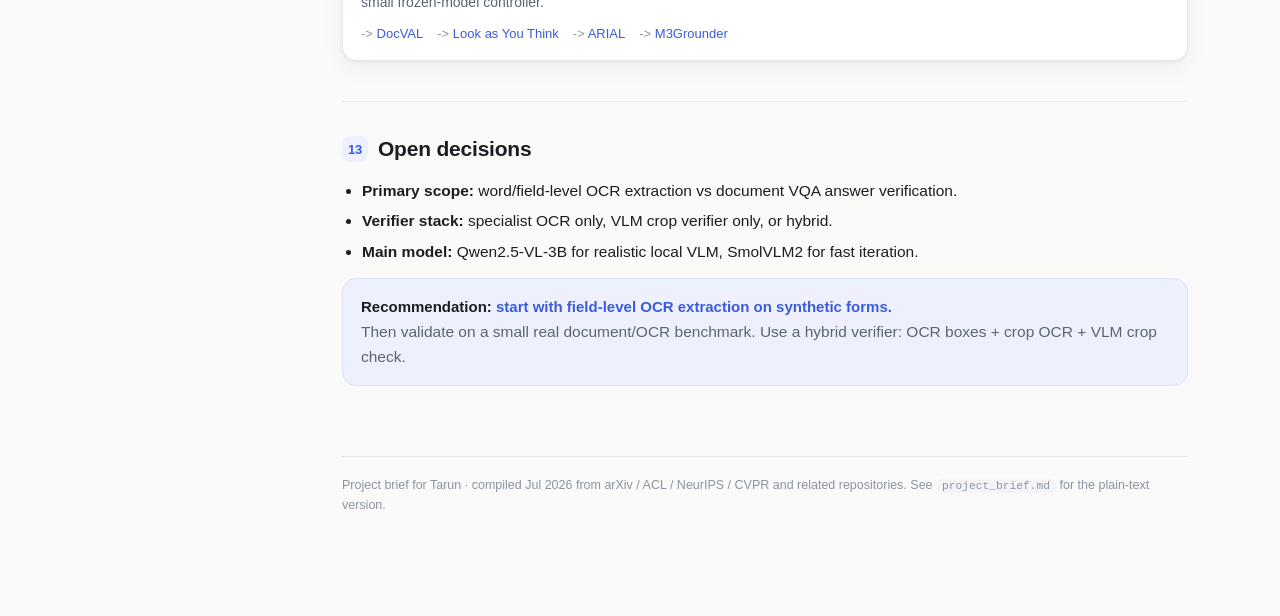
<file: projectIdeas/vlm-region-verification-project/index.html>
<!DOCTYPE html>
<html lang="en">
<head>
<meta charset="utf-8" />
<meta name="viewport" content="width=device-width, initial-scale=1" />
<title>Region-Grounded Verification for VLM OCR - Project Brief</title>
<style>
  :root {
    --bg: #fafaf9;
    --panel: #ffffff;
    --ink: #1c1d22;
    --muted: #5b6472;
    --faint: #8a93a3;
    --line: #e7e9ee;
    --accent: #3b5bdb;
    --accent-soft: #eef1fd;
    --teal: #0d9488;
    --amber: #b45309;
    --rose: #be123c;
    --green: #15803d;
    --code-bg: #f2f4f8;
    --radius: 14px;
    --shadow: 0 1px 3px rgba(20,25,40,.06), 0 8px 24px rgba(20,25,40,.05);
  }
  * { box-sizing: border-box; }
  html { scroll-behavior: smooth; }
  body {
    margin: 0; background: var(--bg); color: var(--ink);
    font-family: -apple-system, BlinkMacSystemFont, "Segoe UI", Inter, Roboto, Helvetica, Arial, sans-serif;
    line-height: 1.62; font-size: 15.5px;
  }
  a { color: var(--accent); text-decoration: none; }
  a:hover { text-decoration: underline; }
  code { background: var(--code-bg); padding: 1px 6px; border-radius: 5px; font-size: .9em; font-family: "SF Mono", ui-monospace, Menlo, Consolas, monospace; }

  .layout { display: grid; grid-template-columns: 250px 1fr; max-width: 1200px; margin: 0 auto; }
  nav.side {
    position: sticky; top: 0; align-self: start; height: 100vh; overflow-y: auto;
    padding: 34px 20px; border-right: 1px solid var(--line);
  }
  nav.side .brand { font-weight: 700; font-size: 15px; letter-spacing: -.01em; margin-bottom: 4px; }
  nav.side .brand small { display:block; font-weight:500; color: var(--faint); font-size: 12px; margin-top: 4px; }
  nav.side a { display: block; color: var(--muted); font-size: 13.5px; padding: 6px 10px; border-radius: 8px; margin: 1px 0; }
  nav.side a:hover { background: var(--accent-soft); color: var(--accent); text-decoration: none; }
  nav.side .navgroup { font-size: 11px; text-transform: uppercase; letter-spacing: .08em; color: var(--faint); margin: 16px 0 4px 10px; }

  main { padding: 44px 52px 100px; min-width: 0; }
  header.hero { margin-bottom: 12px; }
  .tag-row { display:flex; gap:8px; flex-wrap:wrap; margin-bottom: 14px; }
  .pill { font-size: 12px; background: var(--accent-soft); color: var(--accent); padding: 4px 11px; border-radius: 999px; font-weight: 600; }
  .pill.gray { background: #f0f1f4; color: var(--muted); }
  h1 { font-size: 30px; line-height: 1.2; letter-spacing: -.02em; margin: 6px 0 8px; }
  .lede { color: var(--muted); font-size: 16px; max-width: 740px; }

  section { padding: 26px 0; border-top: 1px solid var(--line); scroll-margin-top: 20px; }
  section:first-of-type { border-top: none; }
  h2 { font-size: 21px; letter-spacing: -.01em; margin: 4px 0 12px; display:flex; align-items:center; gap:10px; }
  h2 .num { font-size: 13px; color: var(--accent); background: var(--accent-soft); width: 26px; height: 26px; border-radius: 8px; display:inline-flex; align-items:center; justify-content:center; font-weight:700; }
  h3 { font-size: 16px; margin: 20px 0 6px; }
  p { margin: 8px 0; }

  .callout { background: var(--accent-soft); border: 1px solid #dbe2fb; border-radius: var(--radius); padding: 16px 18px; margin: 14px 0; }
  .callout.amber { background: #fdf6ec; border-color: #f5e2c4; }
  .callout.rose { background: #fff1f2; border-color: #ffe4e6; }
  .callout .big { font-size: 15px; font-weight: 600; }
  .callout .big b { color: var(--accent); }

  ul.clean { margin: 8px 0; padding-left: 20px; }
  ul.clean li { margin: 5px 0; color: var(--ink); }
  .muted { color: var(--muted); }

  table { width: 100%; border-collapse: collapse; margin: 14px 0; font-size: 14px; }
  th, td { text-align: left; padding: 9px 12px; border-bottom: 1px solid var(--line); vertical-align: top; }
  th { color: var(--faint); font-weight: 600; font-size: 12px; text-transform: uppercase; letter-spacing: .04em; }
  td .st { font-weight: 600; }
  .st.solved { color: var(--green); } .st.active { color: var(--amber); } .st.open { color: var(--rose); } .st.recent { color: var(--teal); }

  .phases { display: grid; grid-template-columns: repeat(auto-fit, minmax(220px,1fr)); gap: 14px; margin: 14px 0; }
  .phase { background: var(--panel); border: 1px solid var(--line); border-radius: var(--radius); padding: 16px; box-shadow: var(--shadow); }
  .phase .wk { font-size: 12px; color: var(--accent); font-weight: 700; text-transform: uppercase; letter-spacing: .05em; }
  .phase h4 { margin: 6px 0; font-size: 15px; }
  .phase p { font-size: 13.5px; color: var(--muted); margin: 4px 0 0; }
  .phase.safe { border-color: #c9e6d3; } .phase.safe .wk { color: var(--green); }
  .phase.stretch { border-color: #f3d9b0; } .phase.stretch .wk { color: var(--amber); }

  .cards { display: grid; grid-template-columns: 1fr; gap: 12px; margin: 14px 0; }
  .card { background: var(--panel); border: 1px solid var(--line); border-radius: var(--radius); padding: 16px 18px; box-shadow: var(--shadow); }
  .card .ct { font-size: 15px; font-weight: 650; margin: 0; }
  .card .cv { font-size: 12px; color: var(--faint); margin: 2px 0 8px; }
  .card .cd { font-size: 14px; color: var(--muted); margin: 0 0 10px; }
  .card .links { display: flex; gap: 14px; flex-wrap: wrap; font-size: 13px; }
  .card .links a::before { content: "-> "; color: var(--faint); }
  .badge { display:inline-block; font-size: 11px; font-weight: 600; padding: 2px 8px; border-radius: 6px; margin-left: 8px; vertical-align: middle; }
  .badge.core { background: #fde8ee; color: var(--rose); }
  .badge.fork { background: #e7f6ee; color: var(--green); }
  .badge.base { background: #f0f1f4; color: var(--muted); }

  .group-label { font-size: 12px; text-transform: uppercase; letter-spacing: .06em; color: var(--faint); font-weight: 700; margin: 22px 0 6px; }
  footer { margin-top: 30px; padding-top: 18px; border-top: 1px solid var(--line); color: var(--faint); font-size: 12.5px; }

  @media (max-width: 860px) {
    .layout { grid-template-columns: 1fr; }
    nav.side { position: static; height: auto; border-right: none; border-bottom: 1px solid var(--line); }
    main { padding: 28px 20px 80px; }
  }
</style>
</head>
<body>
<div class="layout">
  <nav class="side">
    <div class="brand">Region Verification for VLM OCR
      <small>Pre-MSc research project · Jul 2026</small>
    </div>
    <div class="navgroup">Overview</div>
    <a href="#tldr">TL;DR</a>
    <a href="#fit">How it differs</a>
    <a href="#hypothesis">Core hypothesis</a>
    <a href="#not-benchmark">Why not benchmarking</a>
    <a href="#gap">Research gap</a>
    <a href="#rq">Research questions</a>
    <div class="navgroup">Plan</div>
    <a href="#method">Proposed method</a>
    <a href="#datasets">Datasets</a>
    <a href="#tools">Models & tools</a>
    <a href="#plan">Scope & phases</a>
    <a href="#outcomes">Outcomes</a>
    <a href="#risks">Risks</a>
    <div class="navgroup">Reading</div>
    <a href="#papers">Related papers</a>
    <a href="#decisions">Open decisions</a>
  </nav>

  <main>
    <header class="hero" id="top">
      <div class="tag-row">
        <span class="pill">Document AI</span>
        <span class="pill">VLM reliability</span>
        <span class="pill">OCR verification</span>
        <span class="pill gray">about 2 months</span>
      </div>
      <h1>Region-Grounded Verification for VLM OCR and Document Answers</h1>
      <p class="lede">A deployment reliability project targeting stable-but-wrong VLM OCR answers: outputs that are consistent across views but not actually supported by local visual evidence.</p>
    </header>

    <section id="tldr">
      <h2><span class="num">0</span> TL;DR</h2>
      <p>VLMs are increasingly used as OCR/document engines, but generative decoding often produces answers that are plausible rather than visually verifiable.</p>
      <div class="callout">
        <div class="big">The gap: <b>stable-but-wrong consensus.</b></div>
        <span class="muted">Cross-view risk controllers accept an answer when multiple views agree. But sometimes all views agree on the same wrong answer.</span>
      </div>
      <p>This project adds a local evidence contract: an answer is accepted only if it is supported by a specific region crop, OCR/layout evidence, or a crop-level VLM verifier.</p>
    </section>

    <section id="fit">
      <h2><span class="num">1</span> How it differs from the first two</h2>
      <table>
        <thead><tr><th>Project</th><th>Main question</th><th>Flavor</th></tr></thead>
        <tbody>
          <tr><td>KV-cache reuse</td><td>Can we reuse/compress visual context safely?</td><td>ML systems + reliability</td></tr>
          <tr><td>Grounding mechanisms</td><td>Where does visual signal die inside the model?</td><td>Mechanistic interpretability</td></tr>
          <tr><td><b>Region verification</b></td><td>Can we prove a generated answer is visually supported?</td><td>Deployment reliability + document AI</td></tr>
        </tbody>
      </table>
    </section>

    <section id="hypothesis">
      <h2><span class="num">2</span> Core hypothesis</h2>
      <p>Cross-view consistency is a useful risk signal, but not proof of correctness.</p>
      <div class="callout amber">
        <div class="big">Hypothesis:</div>
        <span class="muted">Stable-but-wrong OCR/document errors happen because global VLM generation optimizes semantic plausibility, while OCR/document extraction needs local geometric support. A region-grounded verifier should catch errors that cross-view consensus accepts.</span>
      </div>
      <p class="muted">If region verification does not help, that is still useful: it means these errors are not merely unsupported globally, but locally plausible or caused by visual ambiguity.</p>
    </section>

    <section id="not-benchmark">
      <h2><span class="num">3</span> Why this is not benchmarking</h2>
      <table>
        <thead><tr><th>Benchmark-shaped</th><th>Research-shaped</th></tr></thead>
        <tbody>
          <tr><td>Compare VLM scores on DocVQA/OCRBench.</td><td>Identify a residual failure mode in current risk-control systems.</td></tr>
          <tr><td>Report average extraction accuracy.</td><td>Measure exposed risk: accepted wrong answers and catastrophic substitutions.</td></tr>
          <tr><td>Add OCR to a pipeline and call it better.</td><td>Test whether local visual evidence catches stable-but-wrong consensus.</td></tr>
          <tr><td>Optimize for one score.</td><td>Analyze risk-coverage-cost trade-offs.</td></tr>
        </tbody>
      </table>
    </section>

    <section id="gap">
      <h2><span class="num">4</span> Research gap</h2>
      <table>
        <thead><tr><th>Area</th><th>Status</th><th>Remaining gap</th></tr></thead>
        <tbody>
          <tr><td>Generative OCR risk control</td><td><span class="st active">Active</span></td><td>GRC catches unstable errors but misses stable-but-wrong consensus.</td></tr>
          <tr><td>Latent abstention probes</td><td><span class="st recent">Recent</span></td><td>Internal uncertainty is useful but not tied to local visual evidence.</td></tr>
          <tr><td>OCR hallucination mitigation</td><td><span class="st active">Active</span></td><td>Often improves generation, not an auditable accept/abstain contract.</td></tr>
          <tr><td>Region-aware verification</td><td><span class="st active">Active</span></td><td>Mostly object hallucination, not strict OCR/document field support.</td></tr>
          <tr><td>Document grounding</td><td><span class="st active">Active</span></td><td>Often training-heavy or dataset-heavy; small frozen-model controller still useful.</td></tr>
          <tr><td>Stable-but-wrong OCR support</td><td><span class="st open">OPEN</span></td><td>Can local evidence verification catch what cross-view consensus accepts?</td></tr>
        </tbody>
      </table>
    </section>

    <section id="rq">
      <h2><span class="num">5</span> Research questions</h2>
      <ul class="clean">
        <li><b>RQ1 - Residual failure:</b> how often does cross-view consensus accept stable-but-wrong OCR/document answers?</li>
        <li><b>RQ2 - Local evidence:</b> can region-level verification detect errors that global consistency misses?</li>
        <li><b>RQ3 - Verifier design:</b> which verifier works best under a small budget: crop OCR, crop VLM, string constraints, local perturbation, or latent probe?</li>
        <li><b>RQ4 - Coverage-risk:</b> how much coverage is sacrificed to reduce exposed catastrophic errors?</li>
      </ul>
    </section>

    <section id="method">
      <h2><span class="num">6</span> Proposed method</h2>
      <div class="group-label">Baseline: GRC-style controller</div>
      <ul class="clean">
        <li>Query a frozen VLM on multiple transformed views/crops.</li>
        <li>Apply structural checks.</li>
        <li>Accept if outputs are stable enough.</li>
        <li>Abstain otherwise.</li>
      </ul>

      <div class="group-label">New layer: region-grounded verification</div>
      <ol class="clean">
        <li><b>Localize candidate evidence:</b> OCR boxes, document layout boxes, text search, or VLM-predicted region.</li>
        <li><b>Crop and re-read:</b> run specialist OCR or a crop-level VLM verifier.</li>
        <li><b>Check support:</b> answer appears in expected region and remains stable under crop perturbations.</li>
        <li><b>Decide:</b> accept, abstain, or acquire more evidence.</li>
      </ol>

      <table>
        <thead><tr><th>System</th><th>Catches</th><th>Misses</th></tr></thead>
        <tbody>
          <tr><td>Output confidence</td><td>cheap obvious uncertainty</td><td>overconfident hallucinations</td></tr>
          <tr><td>Cross-view consensus</td><td>unstable wrong answers</td><td>stable-but-wrong consensus</td></tr>
          <tr><td>Region verification</td><td>unsupported local evidence</td><td>stable but locally plausible errors</td></tr>
          <tr><td>Region + specialist OCR</td><td>many OCR hallucinations</td><td>OCR engine errors / ambiguity</td></tr>
        </tbody>
      </table>
    </section>

    <section id="datasets">
      <h2><span class="num">7</span> Datasets</h2>
      <div class="cards">
        <div class="card">
          <p class="ct">Synthetic forms/receipts <span class="badge core">start here</span></p>
          <p class="cv">Generated invoices, IDs, receipts, tables</p>
          <p class="cd">Exact ground truth and bounding boxes. Create traps like 30 vs 80, approved vs denied, missing/blurred characters, row shifts, repeated templates with one changed field.</p>
        </div>
        <div class="card">
          <p class="ct">DocVQA / MP-DocVQA</p>
          <p class="cv">Real document question answering</p>
          <p class="cd">Use for small real-data validation after the synthetic testbed works.</p>
        </div>
        <div class="card">
          <p class="ct">OCRBench / TextVQA / ST-VQA</p>
          <p class="cv">OCR-heavy VQA</p>
          <p class="cd">Good for checking whether the verifier transfers beyond generated templates.</p>
        </div>
        <div class="card">
          <p class="ct">KIE-HVQA <span class="badge base">if available</span></p>
          <p class="cv">Degraded document hallucination</p>
          <p class="cd">Strong match conceptually, but do not block on it being easy to run.</p>
        </div>
      </div>
    </section>

    <section id="tools">
      <h2><span class="num">8</span> Models & tools</h2>
      <table>
        <thead><tr><th>Component</th><th>Option</th><th>Why</th></tr></thead>
        <tbody>
          <tr><td>Frozen VLM</td><td>Qwen2.5-VL-3B</td><td>Main local model, realistic and runnable.</td></tr>
          <tr><td>Small VLM</td><td>SmolVLM2</td><td>Fast iteration and edge comparison.</td></tr>
          <tr><td>OCR verifier</td><td>PaddleOCR / PP-OCR</td><td>Cheap specialist OCR baseline.</td></tr>
          <tr><td>Risk baseline</td><td>GRC repo</td><td>Minimal reproducible implementation of cross-view accept/abstain.</td></tr>
          <tr><td>Doc specialist</td><td>TinyDoc-VLM / PaddleOCR-VL</td><td>Optional comparison against specialist document models.</td></tr>
        </tbody>
      </table>
      <p class="muted">Key repos: <a href="https://github.com/phare111/GRC" target="_blank" rel="noopener">GRC</a>, <a href="https://www.paddleocr.ai/" target="_blank" rel="noopener">PaddleOCR</a>, <a href="https://github.com/eulogik/TinyDoc-VLM" target="_blank" rel="noopener">TinyDoc-VLM</a>.</p>
    </section>

    <section id="plan">
      <h2><span class="num">9</span> Scope & phases</h2>
      <div class="phases">
        <div class="phase"><div class="wk">Week 1</div><h4>Reproduce baseline</h4><p>Run Qwen/SmolVLM on synthetic OCR prompts and implement/fork a GRC-style consensus baseline.</p></div>
        <div class="phase safe"><div class="wk">Week 2</div><h4>Stable-wrong testbed</h4><p>Generate forms/receipts with degradations that induce plausible but wrong answers.</p></div>
        <div class="phase safe"><div class="wk">Weeks 3-4</div><h4>Region verifier</h4><p>Localize evidence, crop candidate regions, re-read with OCR/VLM, define support score.</p></div>
        <div class="phase stretch"><div class="wk">Weeks 5-6</div><h4>Risk evaluation</h4><p>Compare confidence, cross-view consensus, region verification, OCR hybrid, and optional latent probe.</p></div>
        <div class="phase stretch"><div class="wk">Week 7</div><h4>Real validation</h4><p>Validate on a small real subset from DocVQA/OCRBench/TextVQA.</p></div>
        <div class="phase"><div class="wk">Week 8</div><h4>Write-up</h4><p>Failure taxonomy, risk-coverage curves, verifier ablation, report/blog, clean repo.</p></div>
      </div>
    </section>

    <section id="outcomes">
      <h2><span class="num">10</span> Expected outcomes</h2>
      <ul class="clean">
        <li><b>Minimum viable result:</b> cross-view consensus accepts a measurable class of stable-but-wrong OCR/document errors.</li>
        <li><b>Strong result:</b> region-grounded verification catches a meaningful fraction of those errors at acceptable coverage cost.</li>
        <li><b>Very strong result:</b> a small frozen-model verifier plus specialist OCR creates an auditable accept/abstain contract that beats confidence, self-consistency, and global cross-view agreement on catastrophic error reduction.</li>
      </ul>
    </section>

    <section id="risks">
      <h2><span class="num">11</span> Risks &amp; mitigations</h2>
      <table>
        <thead><tr><th>Risk</th><th>Mitigation</th></tr></thead>
        <tbody>
          <tr><td>Too close to GRC</td><td>Focus on its stated residual failure: stable-but-wrong consensus.</td></tr>
          <tr><td>Region localization is hard</td><td>Use synthetic boxes first, then OCR/layout boxes.</td></tr>
          <tr><td>Specialist OCR makes it not VLM research</td><td>Frame it as a verifier/control layer for frozen VLM deployment.</td></tr>
          <tr><td>Real datasets are messy</td><td>Use synthetic for causal evidence, real data only for validation.</td></tr>
          <tr><td>Too document-specific</td><td>Accept that; document AI is a real deployment use case.</td></tr>
        </tbody>
      </table>
    </section>

    <section id="papers">
      <h2><span class="num">12</span> Related papers</h2>

      <div class="group-label">Direct foundation</div>
      <div class="cards">
        <div class="card">
          <p class="ct">From Plausibility to Verifiability: Risk-Controlled Generative OCR for VLMs <span class="badge core">foundation</span></p>
          <p class="cv">arXiv 2603.19790</p>
          <p class="cd">Turns frozen-VLM OCR into selective accept/abstain using multi-view geometric consistency. Explicitly names stable-but-wrong consensus as residual failure and region-level verification as the next step.</p>
          <div class="links"><a href="https://arxiv.org/html/2603.19790v3" target="_blank" rel="noopener">Paper</a><a href="https://github.com/phare111/GRC" target="_blank" rel="noopener">Code</a></div>
        </div>
      </div>

      <div class="group-label">Internal uncertainty and hallucination probes</div>
      <div class="cards">
        <div class="card">
          <p class="ct">Reading Between the Lines: Abstaining from VLM-Generated OCR Errors</p>
          <p class="cv">arXiv 2511.19806</p>
          <p class="cd">Uses latent representation probes to abstain from OCR/STVQA errors. Important baseline: internal uncertainty vs external region evidence.</p>
          <div class="links"><a href="https://arxiv.org/html/2511.19806v1" target="_blank" rel="noopener">Paper</a></div>
        </div>
        <div class="card">
          <p class="ct">HALP: Detecting Hallucinations without Generating a Single Token</p>
          <p class="cv">EACL 2026</p>
          <p class="cd">Predicts hallucination risk pre-generation from internal representations. Useful as an internal-probe comparison.</p>
          <div class="links"><a href="https://aclanthology.org/2026.eacl-long.287.pdf" target="_blank" rel="noopener">Paper</a></div>
        </div>
        <div class="card">
          <p class="ct">VL-Calibration</p>
          <p class="cv">ACL 2026</p>
          <p class="cd">Decouples visual confidence from reasoning confidence. Useful framing for why holistic confidence is wrong for VLMs.</p>
          <div class="links"><a href="https://aclanthology.org/2026.acl-long.2074/" target="_blank" rel="noopener">ACL page</a></div>
        </div>
      </div>

      <div class="group-label">OCR hallucination mitigation</div>
      <div class="cards">
        <div class="card">
          <p class="ct">Seeing is Believing? Mitigating OCR Hallucinations in MLLMs</p>
          <p class="cv">NeurIPS 2025</p>
          <p class="cd">Introduces degraded document hallucination setting and uncertainty-aware grounding/refusal. Good benchmark inspiration.</p>
          <div class="links"><a href="https://arxiv.org/html/2506.20168v2" target="_blank" rel="noopener">Paper</a></div>
        </div>
        <div class="card">
          <p class="ct">PAR: Positional Perturbation and Attention Recycling for Faithful OCR</p>
          <p class="cv">ACL 2026</p>
          <p class="cd">Finds OCR generation drifts from reading to reciting. Training-free intervention that forces the model to look back.</p>
          <div class="links"><a href="https://aclanthology.org/2026.acl-long.1065.pdf" target="_blank" rel="noopener">Paper</a></div>
        </div>
      </div>

      <div class="group-label">Region/document grounding</div>
      <div class="cards">
        <div class="card">
          <p class="ct">R-CoV / CoReVe: Region-Aware Chain-of-Verification</p>
          <p class="cv">arXiv 2604.20696</p>
          <p class="cd">Region-level verification for object hallucinations. Closest method conceptually, but not strict OCR/document field support.</p>
          <div class="links"><a href="https://arxiv.org/html/2604.20696v1" target="_blank" rel="noopener">Paper</a></div>
        </div>
        <div class="card">
          <p class="ct">DocVAL / Look as You Think / ARIAL / M3Grounder</p>
          <p class="cv">2025-2026 document grounding</p>
          <p class="cd">Show the value of answer localization and visual evidence attribution. Often training-heavy or agent-heavy; this project stays as a small frozen-model controller.</p>
          <div class="links"><a href="https://arxiv.org/html/2511.22521v2" target="_blank" rel="noopener">DocVAL</a><a href="https://doi.org/10.1609/aaai.v40i38.40488" target="_blank" rel="noopener">Look as You Think</a><a href="https://arxiv.org/html/2511.18192v2" target="_blank" rel="noopener">ARIAL</a><a href="https://openaccess.thecvf.com/content/CVPR2026/papers/Venna_M3Grounder_Mask-Based_Multi-Span_and_Multi-Granular_Grounding_for_Document_QA_CVPR_2026_paper.pdf" target="_blank" rel="noopener">M3Grounder</a></div>
        </div>
      </div>
    </section>

    <section id="decisions">
      <h2><span class="num">13</span> Open decisions</h2>
      <ul class="clean">
        <li><b>Primary scope:</b> word/field-level OCR extraction vs document VQA answer verification.</li>
        <li><b>Verifier stack:</b> specialist OCR only, VLM crop verifier only, or hybrid.</li>
        <li><b>Main model:</b> Qwen2.5-VL-3B for realistic local VLM, SmolVLM2 for fast iteration.</li>
      </ul>
      <div class="callout">
        <div class="big">Recommendation: <b>start with field-level OCR extraction on synthetic forms.</b></div>
        <span class="muted">Then validate on a small real document/OCR benchmark. Use a hybrid verifier: OCR boxes + crop OCR + VLM crop check.</span>
      </div>
    </section>

    <footer>
      Project brief for Tarun · compiled Jul 2026 from arXiv / ACL / NeurIPS / CVPR and related repositories.
      See <code>project_brief.md</code> for the plain-text version.
    </footer>
  </main>
</div>
</body>
</html>
</file>
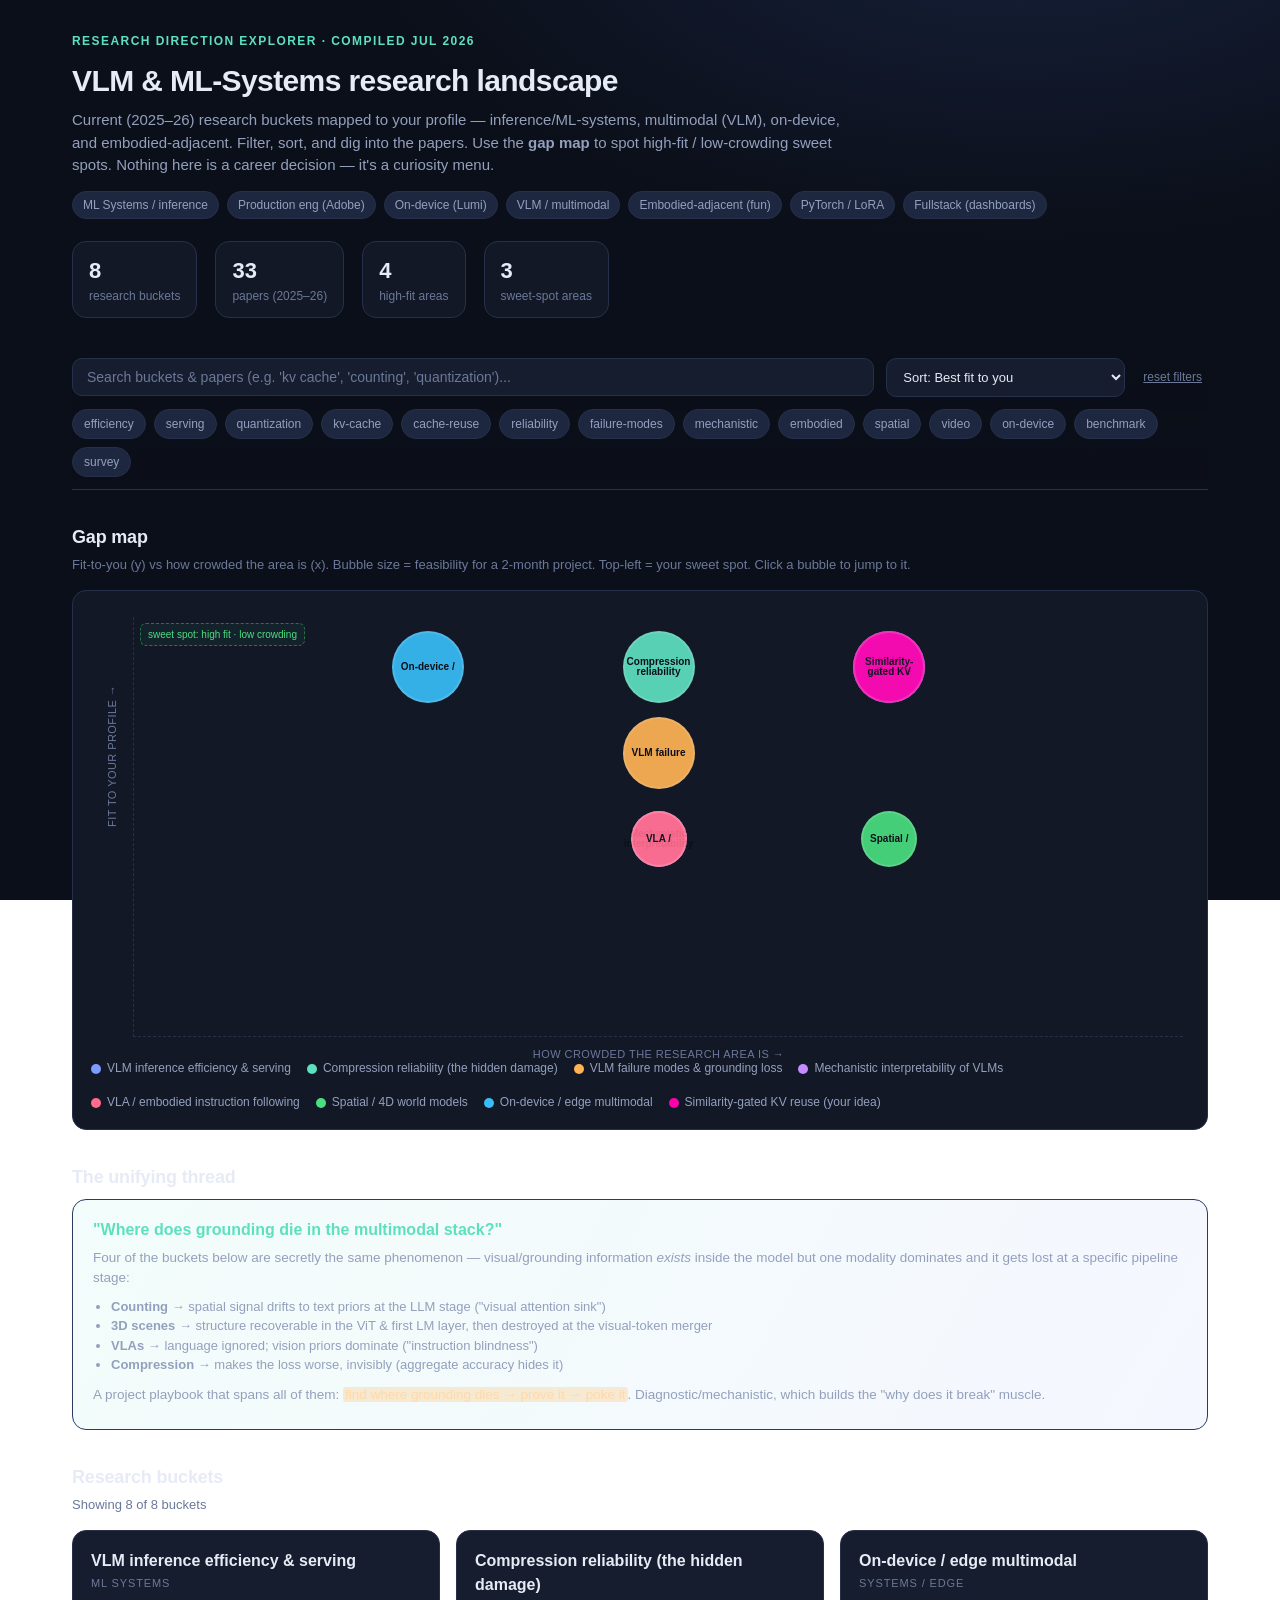
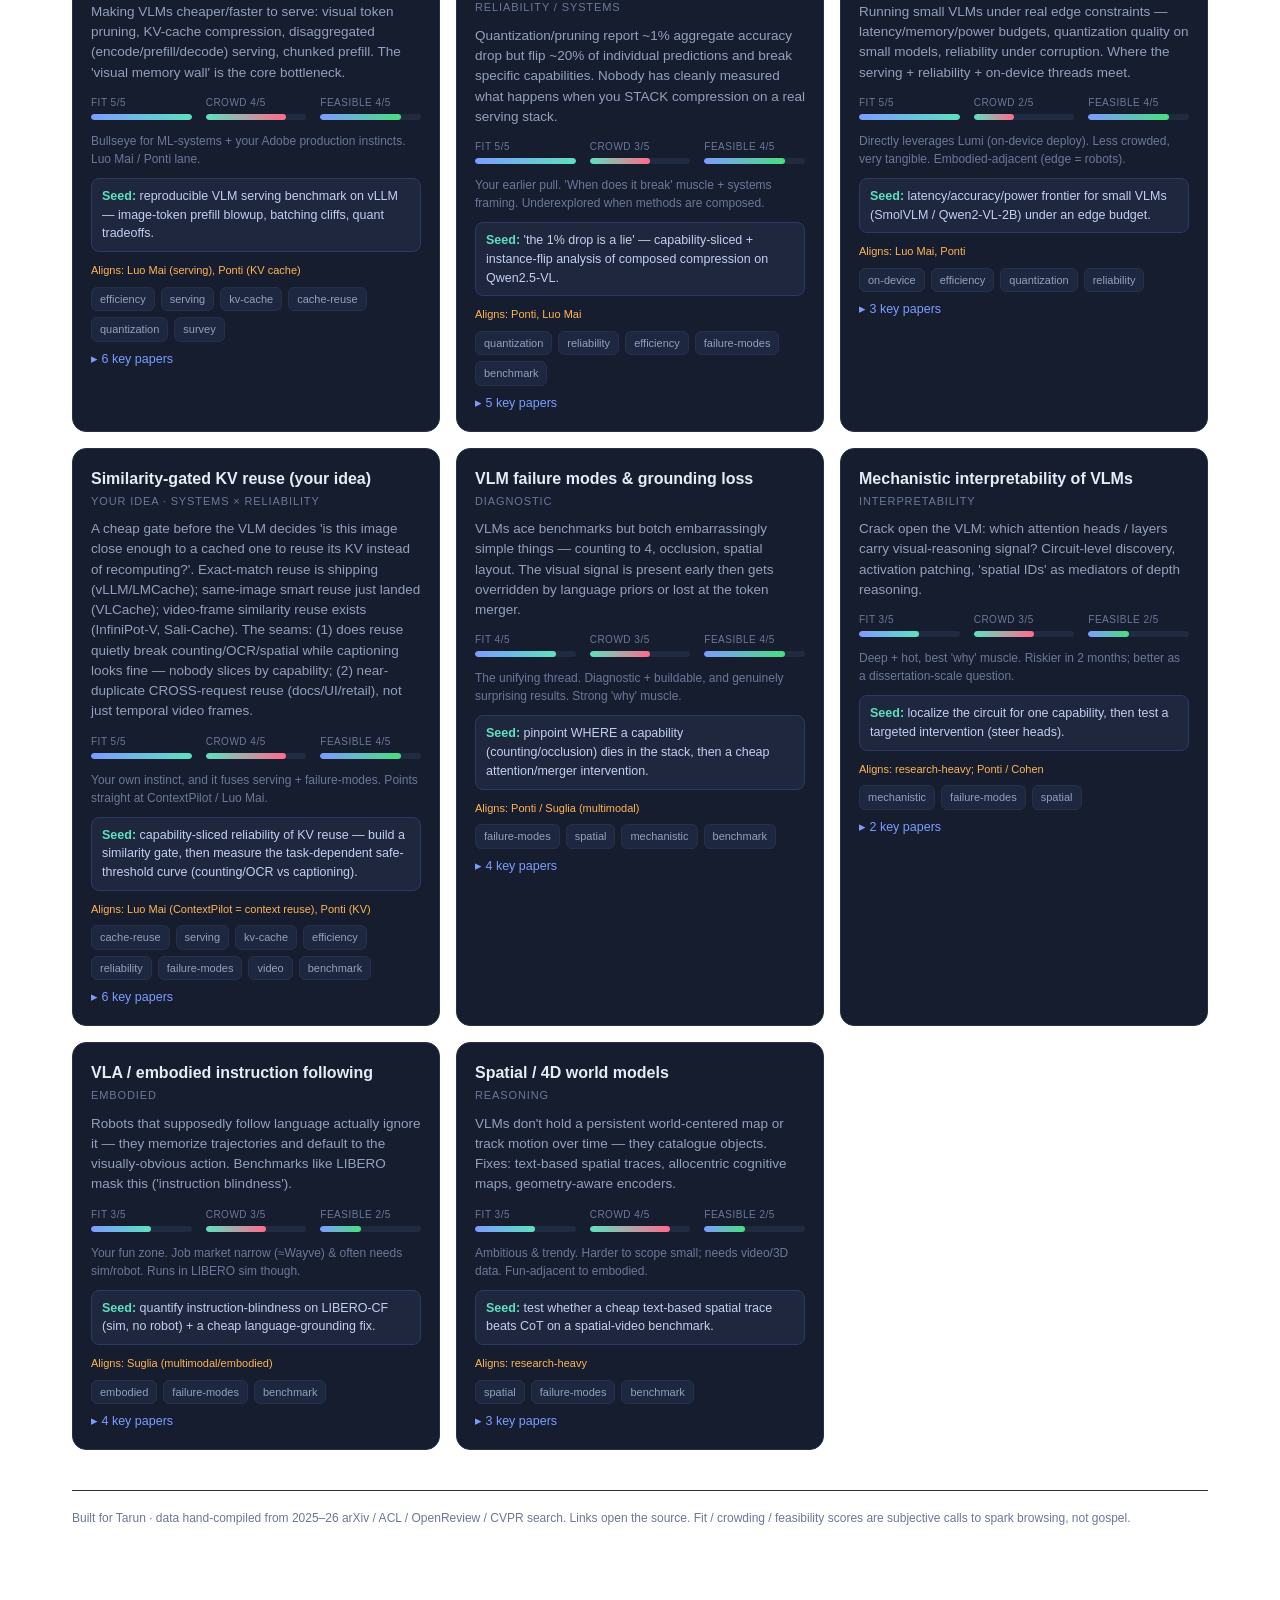
<file: projectIdeas/research_explorer.html>
<!DOCTYPE html>
<html lang="en">
<head>
<meta charset="utf-8" />
<meta name="viewport" content="width=device-width, initial-scale=1" />
<title>VLM / ML-Systems Research Explorer — Tarun</title>
<style>
  :root {
    --bg: #0b0f19;
    --bg-soft: #121826;
    --card: #161d2e;
    --card-hover: #1b2436;
    --border: #26304a;
    --text: #e6ebf5;
    --muted: #93a0bd;
    --faint: #6b7899;
    --accent: #7c9cff;
    --accent-2: #5ee0c0;
    --warn: #ffb454;
    --hot: #ff6b8b;
    --good: #4ade80;
    --chip: #1e2740;
    --shadow: 0 8px 30px rgba(0,0,0,.35);
    --radius: 14px;
  }
  * { box-sizing: border-box; }
  html, body { margin: 0; padding: 0; }
  body {
    font-family: -apple-system, BlinkMacSystemFont, "Segoe UI", Inter, Roboto, Helvetica, Arial, sans-serif;
    background: radial-gradient(1200px 600px at 80% -10%, #16203a 0%, var(--bg) 55%) fixed;
    color: var(--text);
    line-height: 1.5;
    -webkit-font-smoothing: antialiased;
  }
  a { color: var(--accent); text-decoration: none; }
  a:hover { text-decoration: underline; }

  .wrap { max-width: 1180px; margin: 0 auto; padding: 32px 22px 96px; }

  header.hero { margin-bottom: 26px; }
  .kicker { color: var(--accent-2); font-weight: 600; letter-spacing: .12em; text-transform: uppercase; font-size: 12px; }
  h1 { font-size: 30px; margin: 8px 0 6px; letter-spacing: -.02em; }
  .sub { color: var(--muted); max-width: 780px; font-size: 15px; }
  .profile-line { margin-top: 14px; display: flex; flex-wrap: wrap; gap: 8px; }
  .profile-tag { background: var(--chip); border: 1px solid var(--border); color: var(--muted); font-size: 12px; padding: 4px 10px; border-radius: 999px; }

  .stats { display: flex; gap: 18px; flex-wrap: wrap; margin: 22px 0 6px; }
  .stat { background: var(--bg-soft); border: 1px solid var(--border); border-radius: var(--radius); padding: 12px 16px; }
  .stat .n { font-size: 22px; font-weight: 700; }
  .stat .l { font-size: 12px; color: var(--faint); }

  /* Controls */
  .controls { position: sticky; top: 0; z-index: 20; background: linear-gradient(var(--bg), rgba(11,15,25,.86)); backdrop-filter: blur(8px); padding: 14px 0 12px; border-bottom: 1px solid var(--border); margin: 18px 0 22px; }
  .controls-row { display: flex; gap: 12px; flex-wrap: wrap; align-items: center; }
  .search { flex: 1 1 260px; min-width: 220px; background: var(--card); border: 1px solid var(--border); border-radius: 10px; padding: 10px 14px; color: var(--text); font-size: 14px; }
  .search::placeholder { color: var(--faint); }
  select { background: var(--card); border: 1px solid var(--border); color: var(--text); border-radius: 10px; padding: 10px 12px; font-size: 13px; }
  .chips { display: flex; gap: 8px; flex-wrap: wrap; margin-top: 12px; }
  .chip { cursor: pointer; user-select: none; background: var(--chip); border: 1px solid var(--border); color: var(--muted); font-size: 12px; padding: 5px 11px; border-radius: 999px; transition: .15s; }
  .chip:hover { color: var(--text); border-color: var(--accent); }
  .chip.active { background: var(--accent); color: #0b0f19; border-color: var(--accent); font-weight: 600; }
  .clearbtn { font-size: 12px; color: var(--faint); cursor: pointer; border: none; background: none; text-decoration: underline; }

  section h2 { font-size: 18px; margin: 34px 0 4px; letter-spacing: -.01em; }
  section .h2sub { color: var(--faint); font-size: 13px; margin-bottom: 16px; }

  /* Gap map */
  .map-card { background: var(--bg-soft); border: 1px solid var(--border); border-radius: var(--radius); padding: 18px; }
  .plot { position: relative; height: 420px; margin: 8px 6px 6px 42px; border-left: 1px dashed var(--border); border-bottom: 1px dashed var(--border); }
  .plot .ylabel, .plot .xlabel { position: absolute; color: var(--faint); font-size: 11px; letter-spacing: .04em; text-transform: uppercase; }
  .plot .ylabel { transform: rotate(-90deg); transform-origin: left top; left: -30px; top: 210px; white-space: nowrap; }
  .plot .xlabel { bottom: -26px; left: 50%; transform: translateX(-50%); }
  .plot .corner { position: absolute; font-size: 10px; color: var(--good); border: 1px dashed #274; padding: 3px 7px; border-radius: 6px; background: rgba(74,222,128,.06); }
  .bubble { position: absolute; transform: translate(-50%, 50%); border-radius: 50%; cursor: pointer; border: 2px solid rgba(255,255,255,.15); display: flex; align-items: center; justify-content: center; font-size: 10px; font-weight: 700; color: #0b0f19; transition: .18s; text-align:center; line-height:1.05; padding:2px; }
  .bubble:hover { transform: translate(-50%, 50%) scale(1.12); border-color: #fff; z-index: 5; }
  .legend { display: flex; gap: 16px; flex-wrap: wrap; margin-top: 22px; font-size: 12px; color: var(--muted); }
  .legend .dot { display: inline-block; width: 10px; height: 10px; border-radius: 50%; margin-right: 6px; vertical-align: middle; }

  /* Bucket cards */
  .grid { display: grid; grid-template-columns: repeat(auto-fill, minmax(340px, 1fr)); gap: 16px; }
  .bucket { background: var(--card); border: 1px solid var(--border); border-radius: var(--radius); padding: 18px; transition: .15s; scroll-margin-top: 140px; }
  .bucket:hover { background: var(--card-hover); border-color: #33406a; }
  .bucket.dim { opacity: .32; filter: saturate(.4); }
  .bucket .btitle { display: flex; align-items: baseline; justify-content: space-between; gap: 10px; }
  .bucket h3 { font-size: 16px; margin: 0 0 2px; }
  .bucket .theme { font-size: 11px; color: var(--faint); text-transform: uppercase; letter-spacing: .08em; }
  .bucket .desc { color: var(--muted); font-size: 13.5px; margin: 10px 0 12px; }
  .meters { display: flex; gap: 14px; margin: 10px 0 12px; }
  .meter { flex: 1; }
  .meter .ml { font-size: 10px; color: var(--faint); text-transform: uppercase; letter-spacing: .05em; }
  .bar { height: 6px; border-radius: 4px; background: #202a41; margin-top: 4px; overflow: hidden; }
  .bar > span { display: block; height: 100%; border-radius: 4px; }
  .fit > span { background: linear-gradient(90deg, var(--accent), var(--accent-2)); }
  .crowd > span { background: linear-gradient(90deg, #5ee0c0, var(--hot)); }
  .feas > span { background: linear-gradient(90deg, #7c9cff, var(--good)); }
  .fitwhy { font-size: 12px; color: var(--faint); margin: 2px 0 10px; }
  .seed { font-size: 12.5px; background: rgba(124,156,255,.08); border: 1px solid #2c3a63; border-radius: 8px; padding: 8px 10px; color: #c3cff0; margin-bottom: 10px; }
  .seed b { color: var(--accent-2); }
  .btags { display: flex; gap: 6px; flex-wrap: wrap; margin-bottom: 8px; }
  .btag { font-size: 11px; background: var(--chip); border: 1px solid var(--border); color: var(--muted); padding: 3px 8px; border-radius: 6px; }
  .sup { font-size: 11px; color: var(--warn); margin-bottom: 8px; }
  .paper-toggle { font-size: 12.5px; color: var(--accent); cursor: pointer; user-select: none; }
  .papers { margin-top: 10px; display: none; border-top: 1px solid var(--border); padding-top: 10px; }
  .papers.open { display: block; }
  .paper { padding: 8px 0; border-bottom: 1px dashed var(--border); }
  .paper:last-child { border-bottom: none; }
  .paper .pt { font-size: 13px; font-weight: 600; }
  .paper .pv { font-size: 11px; color: var(--faint); }
  .paper .po { font-size: 12px; color: var(--muted); margin-top: 3px; }

  .count-note { color: var(--faint); font-size: 12px; margin: 6px 0 14px; }
  footer { margin-top: 40px; color: var(--faint); font-size: 12px; border-top: 1px solid var(--border); padding-top: 18px; }
  .thread { background: linear-gradient(120deg, rgba(94,224,192,.08), rgba(124,156,255,.08)); border: 1px solid #2c3a63; border-radius: var(--radius); padding: 18px 20px; margin: 8px 0 4px; }
  .thread h3 { margin: 0 0 6px; font-size: 16px; color: var(--accent-2); }
  .thread p { color: var(--muted); font-size: 13.5px; margin: 6px 0; }
  .thread ul { margin: 8px 0 0; padding-left: 18px; color: var(--muted); font-size: 13px; }
  mark { background: rgba(255,180,84,.25); color: #ffd9a8; padding: 0 2px; border-radius: 3px; }
</style>
</head>
<body>
<div class="wrap">
  <header class="hero">
    <div class="kicker">Research Direction Explorer · compiled Jul 2026</div>
    <h1>VLM &amp; ML-Systems research landscape</h1>
    <div class="sub">Current (2025–26) research buckets mapped to your profile — inference/ML-systems, multimodal (VLM), on-device, and embodied-adjacent. Filter, sort, and dig into the papers. Use the <b>gap map</b> to spot high-fit / low-crowding sweet spots. Nothing here is a career decision — it's a curiosity menu.</div>
    <div class="profile-line" id="profileTags"></div>
    <div class="stats" id="stats"></div>
  </header>

  <div class="controls">
    <div class="controls-row">
      <input class="search" id="search" placeholder="Search buckets & papers (e.g. 'kv cache', 'counting', 'quantization')..." />
      <select id="sort">
        <option value="fit">Sort: Best fit to you</option>
        <option value="feasibility">Sort: Most feasible (2-mo project)</option>
        <option value="lowcrowd">Sort: Least crowded</option>
        <option value="papers">Sort: Most papers</option>
      </select>
      <button class="clearbtn" id="clear">reset filters</button>
    </div>
    <div class="chips" id="tagChips"></div>
  </div>

  <section>
    <h2>Gap map</h2>
    <div class="h2sub">Fit-to-you (y) vs how crowded the area is (x). Bubble size = feasibility for a 2-month project. Top-left = your sweet spot. Click a bubble to jump to it.</div>
    <div class="map-card">
      <div class="plot" id="plot">
        <span class="ylabel">Fit to your profile →</span>
        <span class="xlabel">How crowded the research area is →</span>
        <span class="corner" style="left:6px; top:6px;">sweet spot: high fit · low crowding</span>
      </div>
      <div class="legend" id="legend"></div>
    </div>
  </section>

  <section>
    <h2>The unifying thread</h2>
    <div class="thread">
      <h3>"Where does grounding die in the multimodal stack?"</h3>
      <p>Four of the buckets below are secretly the same phenomenon — visual/grounding information <i>exists</i> inside the model but one modality dominates and it gets lost at a specific pipeline stage:</p>
      <ul>
        <li><b>Counting</b> → spatial signal drifts to text priors at the LLM stage ("visual attention sink")</li>
        <li><b>3D scenes</b> → structure recoverable in the ViT &amp; first LM layer, then destroyed at the visual-token merger</li>
        <li><b>VLAs</b> → language ignored; vision priors dominate ("instruction blindness")</li>
        <li><b>Compression</b> → makes the loss worse, invisibly (aggregate accuracy hides it)</li>
      </ul>
      <p style="margin-top:10px;">A project playbook that spans all of them: <mark>find where grounding dies → prove it → poke it</mark>. Diagnostic/mechanistic, which builds the "why does it break" muscle.</p>
    </div>
  </section>

  <section>
    <h2>Research buckets</h2>
    <div class="h2sub" id="countNote"></div>
    <div class="grid" id="grid"></div>
  </section>

  <footer>
    Built for Tarun · data hand-compiled from 2025–26 arXiv / ACL / OpenReview / CVPR search. Links open the source. Fit / crowding / feasibility scores are subjective calls to spark browsing, not gospel.
  </footer>
</div>

<script>
const PROFILE_TAGS = [
  "ML Systems / inference", "Production eng (Adobe)", "On-device (Lumi)",
  "VLM / multimodal", "Embodied-adjacent (fun)", "PyTorch / LoRA", "Fullstack (dashboards)"
];

// tags used for filtering
const ALL_TAGS = ["efficiency","serving","quantization","kv-cache","cache-reuse","reliability","failure-modes","mechanistic","embodied","spatial","video","on-device","benchmark","survey"];

const BUCKETS = [
  {
    id: "b-serving",
    name: "VLM inference efficiency & serving",
    theme: "ML Systems",
    color: "#7c9cff",
    fit: 5, crowd: 4, feas: 4,
    fitWhy: "Bullseye for ML-systems + your Adobe production instincts. Luo Mai / Ponti lane.",
    desc: "Making VLMs cheaper/faster to serve: visual token pruning, KV-cache compression, disaggregated (encode/prefill/decode) serving, chunked prefill. The 'visual memory wall' is the core bottleneck.",
    seed: "<b>Seed:</b> reproducible VLM serving benchmark on vLLM — image-token prefill blowup, batching cliffs, quant tradeoffs.",
    supervisor: "Aligns: Luo Mai (serving), Ponti (KV cache)",
    tags: ["efficiency","serving","kv-cache","cache-reuse","quantization","survey"],
    papers: [
      {t:"Efficient Inference for Large Vision-Language Models: Bottlenecks, Techniques, Prospects", v:"ACL Findings 2026 · survey", o:"End-to-end lifecycle (encode→prefill→decode); 'visual token dominance' + memory wall. Great map of the field.", u:"https://aclanthology.org/2026.findings-acl.1057.pdf"},
      {t:"HybridKV: Hybrid KV Cache Compression for Efficient MLLM Inference", v:"ACL 2026", o:"7.9× KV memory cut, 1.52× faster decode on Qwen2.5-VL by treating attention heads differently.", u:"https://aclanthology.org/2026.acl-long.594/"},
      {t:"vLLM-Omni: Fully Disaggregated Serving for Any-to-Any Multimodal Models", v:"arXiv 2026", o:"Decouples model stages onto GPU pools; up to 91% job-completion-time cut. Systems-heavy (clusters).", u:"https://arxiv.org/html/2602.02204"},
      {t:"Reducing Peak Memory Usage for Modern MLLM Pipelines", v:"arXiv 2026", o:"Structure-aware KV compression during prefill to cap peak memory (not just after).", u:"https://arxiv.org/abs/2604.16734"},
      {t:"A Survey / Systematic Review of Visual Token Pruning for LVLMs", v:"ACL 2026", o:"Taxonomy: vision-side vs LLM-side vs hybrid pruning. Open: prompt-adaptive & hardware-aware design.", u:"https://aclanthology.org/2026.acl-long.328/"},
      {t:"AdaptInfer: Adaptive Vision Token Pruning w/ Dynamic Text Guidance", v:"arXiv 2025", o:"−61% CUDA latency at 93% accuracy on LLaVA-1.5 via attention-map-guided pruning.", u:"https://arxiv.org/html/2508.06084v2"}
    ]
  },
  {
    id: "b-reliability",
    name: "Compression reliability (the hidden damage)",
    theme: "Reliability / Systems",
    color: "#5ee0c0",
    fit: 5, crowd: 3, feas: 4,
    fitWhy: "Your earlier pull. 'When does it break' muscle + systems framing. Underexplored when methods are composed.",
    desc: "Quantization/pruning report ~1% aggregate accuracy drop but flip ~20% of individual predictions and break specific capabilities. Nobody has cleanly measured what happens when you STACK compression on a real serving stack.",
    seed: "<b>Seed:</b> 'the 1% drop is a lie' — capability-sliced + instance-flip analysis of composed compression on Qwen2.5-VL.",
    supervisor: "Aligns: Ponti, Luo Mai",
    tags: ["quantization","reliability","efficiency","failure-modes","benchmark"],
    papers: [
      {t:"Instance-level instability of quantization / token reduction (EMNLP)", v:"EMNLP 2025", o:"AWQ/GPTQ W4: ~0.9–1.5% avg drop but ~19–21% deviation ratio (predictions flip). The headline number lies.", u:"https://aclanthology.org/2025.emnlp-main.425.pdf"},
      {t:"Evaluating Impact of Post-Training Quantization on Reliable VQA with MLLMs", v:"arXiv 2026", o:"Qwen2-VL-7B + Idefics3; PTQ degrades accuracy AND calibration; a confidence 'Selector' + int4 recovers most.", u:"https://arxiv.org/pdf/2602.13289"},
      {t:"Less Precise Can Be More Reliable: Quantization's Impact on CLIP Beyond Accuracy", v:"arXiv 2025", o:"700k+ runs: quantization can improve calibration/OOD (spectral regularizer) but hurts covariate shift.", u:"https://arxiv.org/pdf/2509.21173"},
      {t:"Edge Reliability Gap in VLMs Under Visual Corruption", v:"arXiv 2026", o:"Small VLMs (SmolVLM2) degrade far more than Qwen2.5-VL under blur/negation; dataset-dependent failures.", u:"https://www.arxiv.org/pdf/2603.26769"},
      {t:"Why and When Visual Token Pruning Fails? (RVIS / DSTP)", v:"arXiv 2026", o:"Pruning fine on simple perception, breaks on complex reasoning; decoding-stage shift-aware fix.", u:"https://arxiv.org/html/2604.12358"}
    ]
  },
  {
    id: "b-grounding",
    name: "VLM failure modes & grounding loss",
    theme: "Diagnostic",
    color: "#ffb454",
    fit: 4, crowd: 3, feas: 4,
    fitWhy: "The unifying thread. Diagnostic + buildable, and genuinely surprising results. Strong 'why' muscle.",
    desc: "VLMs ace benchmarks but botch embarrassingly simple things — counting to 4, occlusion, spatial layout. The visual signal is present early then gets overridden by language priors or lost at the token merger.",
    seed: "<b>Seed:</b> pinpoint WHERE a capability (counting/occlusion) dies in the stack, then a cheap attention/merger intervention.",
    supervisor: "Aligns: Ponti / Suglia (multimodal)",
    tags: ["failure-modes","spatial","mechanistic","benchmark"],
    papers: [
      {t:"Counting to Four is still a Chore for VLMs", v:"arXiv 2026", o:"Spatial signal strong in early/projected tokens, drifts to text priors at LLM stage ('visual attention sink'). MAS intervention.", u:"https://arxiv.org/html/2604.10039v1"},
      {t:"Do Vision–Language Models Understand 3D Scenes or Just Catalogue Objects?", v:"arXiv 2026", o:"50+ pt gap: 53–97% visible-layout vs 1–7% optical geometry. Structure destroyed at the visual-token merger.", u:"https://arxiv.org/html/2605.20448v2"},
      {t:"Spatial Reasoning is Not a Free Lunch: A Controlled Study on LLaVA", v:"arXiv 2026", o:"CLIP encoders + 1D token flattening hurt spatial grounding; 2D positional encoding helps, doesn't fully fix.", u:"https://arxiv.org/pdf/2603.12545"},
      {t:"Why Do MLLMs Struggle with Spatial Understanding? (MulSeT)", v:"arXiv 2025", o:"Spatial ability plateaus fast with data; relies on vision-encoder positional encoding, not the LLM.", u:"https://ar5iv.labs.arxiv.org/html/2509.02359"}
    ]
  },
  {
    id: "b-mech",
    name: "Mechanistic interpretability of VLMs",
    theme: "Interpretability",
    color: "#c58cff",
    fit: 3, crowd: 3, feas: 2,
    fitWhy: "Deep + hot, best 'why' muscle. Riskier in 2 months; better as a dissertation-scale question.",
    desc: "Crack open the VLM: which attention heads / layers carry visual-reasoning signal? Circuit-level discovery, activation patching, 'spatial IDs' as mediators of depth reasoning.",
    seed: "<b>Seed:</b> localize the circuit for one capability, then test a targeted intervention (steer heads).",
    supervisor: "Aligns: research-heavy; Ponti / Cohen",
    tags: ["mechanistic","failure-modes","spatial"],
    papers: [
      {t:"Counting Circuits: Mechanistic Interpretability of Visual Reasoning in LVLMs", v:"arXiv 2026", o:"Head-level circuit discovery; 4 functional head categories; generalizes beyond counting.", u:"https://arxiv.org/html/2603.18523v1"},
      {t:"Linear Mechanisms for Spatiotemporal Reasoning in VLMs", v:"OpenReview 2026", o:"'Spatial IDs' diagnose whether failure is vision encoder vs modality integration vs LLM layers.", u:"https://openreview.net/pdf?id=eaJdVz3XYf"}
    ]
  },
  {
    id: "b-vla",
    name: "VLA / embodied instruction following",
    theme: "Embodied",
    color: "#ff6b8b",
    fit: 3, crowd: 3, feas: 2,
    fitWhy: "Your fun zone. Job market narrow (≈Wayve) & often needs sim/robot. Runs in LIBERO sim though.",
    desc: "Robots that supposedly follow language actually ignore it — they memorize trajectories and default to the visually-obvious action. Benchmarks like LIBERO mask this ('instruction blindness').",
    seed: "<b>Seed:</b> quantify instruction-blindness on LIBERO-CF (sim, no robot) + a cheap language-grounding fix.",
    supervisor: "Aligns: Suglia (multimodal/embodied)",
    tags: ["embodied","failure-modes","benchmark"],
    papers: [
      {t:"In-Depth Robustness Analysis for Vision-Language-Action Models", v:"OpenReview 2026", o:"VLAs saturate LIBERO but are brittle; 'almost all models ignore language'; memorize trajectories.", u:"https://openreview.net/pdf?id=6mEfYoMRpF"},
      {t:"When Vision Overrides Language: Counterfactual Failures in VLAs (LIBERO-CF)", v:"arXiv 2026", o:"First counterfactual benchmark; models fail new instructions, default to trained tasks. CAG mitigation.", u:"https://www.arxiv.org/pdf/2602.17659"},
      {t:"Stable Language Guidance for Vision–Language–Action Models", v:"ACL 2026", o:"'Instruction blindness'; Residual Affordance Steering suppresses default visual trajectory.", u:"https://aclanthology.org/2026.acl-long.190.pdf"},
      {t:"An Anatomy of VLA Models: Modules, Milestones, Challenges", v:"arXiv 2025 · survey", o:"5 challenge areas: representation, execution, generalization, safety, data/eval. Good field map.", u:"https://arxiv.org/html/2512.11362"}
    ]
  },
  {
    id: "b-world",
    name: "Spatial / 4D world models",
    theme: "Reasoning",
    color: "#4ade80",
    fit: 3, crowd: 4, feas: 2,
    fitWhy: "Ambitious & trendy. Harder to scope small; needs video/3D data. Fun-adjacent to embodied.",
    desc: "VLMs don't hold a persistent world-centered map or track motion over time — they catalogue objects. Fixes: text-based spatial traces, allocentric cognitive maps, geometry-aware encoders.",
    seed: "<b>Seed:</b> test whether a cheap text-based spatial trace beats CoT on a spatial-video benchmark.",
    supervisor: "Aligns: research-heavy",
    tags: ["spatial","failure-modes","benchmark"],
    papers: [
      {t:"Unleashing Spatial Reasoning via Textual Representation (TRACE)", v:"ACL 2026", o:"Prompt MLLMs to emit text-based 3D scene traces as intermediate reasoning; gains on VSI-Bench.", u:"https://aclanthology.org/2026.acl-long.620/"},
      {t:"SpaceMind++: Allocentric Cognitive Maps for Video MLLMs", v:"arXiv 2026", o:"Persistent world-centered map (vs token-level fusion) for stable cross-viewpoint spatial reasoning.", u:"https://arxiv.org/html/2605.09449v1"},
      {t:"Thinking in Dynamics: MLLMs in the Physical 4D World", v:"CVPR 2026", o:"Models can't do spatio-temporal reasoning AND dynamic grounding at once; structured fusion helps, CoT doesn't.", u:"https://openaccess.thecvf.com/content/CVPR2026/papers/Huang_Thinking_in_Dynamics_How_Multimodal_Large_Language_Models_Perceive_Track_CVPR_2026_paper.pdf"}
    ]
  },
  {
    id: "b-edge",
    name: "On-device / edge multimodal",
    theme: "Systems / Edge",
    color: "#38bdf8",
    fit: 5, crowd: 2, feas: 4,
    fitWhy: "Directly leverages Lumi (on-device deploy). Less crowded, very tangible. Embodied-adjacent (edge = robots).",
    desc: "Running small VLMs under real edge constraints — latency/memory/power budgets, quantization quality on small models, reliability under corruption. Where the serving + reliability + on-device threads meet.",
    seed: "<b>Seed:</b> latency/accuracy/power frontier for small VLMs (SmolVLM / Qwen2-VL-2B) under an edge budget.",
    supervisor: "Aligns: Luo Mai, Ponti",
    tags: ["on-device","efficiency","quantization","reliability"],
    papers: [
      {t:"Edge Reliability Gap in VLMs Under Visual Corruption", v:"arXiv 2026", o:"Small VLMs far more fragile than 7B under blur/negation — quantifies the edge reliability tax.", u:"https://www.arxiv.org/pdf/2603.26769"},
      {t:"Evaluating PTQ on Reliable VQA with MLLMs", v:"arXiv 2026", o:"int4 + confidence selector closes efficiency/reliability gap at ~75% less memory — edge-relevant.", u:"https://arxiv.org/pdf/2602.13289"},
      {t:"Reducing Peak Memory Usage for Modern MLLM Pipelines", v:"arXiv 2026", o:"Fixed memory budget via prefill-time KV compression — directly relevant to constrained devices.", u:"https://arxiv.org/abs/2604.16734"}
    ]
  },
  {
    id: "b-reuse",
    name: "Similarity-gated KV reuse (your idea)",
    theme: "Your idea · Systems × Reliability",
    color: "#f0a",
    fit: 5, crowd: 4, feas: 4,
    fitWhy: "Your own instinct, and it fuses serving + failure-modes. Points straight at ContextPilot / Luo Mai.",
    desc: "A cheap gate before the VLM decides 'is this image close enough to a cached one to reuse its KV instead of recomputing?'. Exact-match reuse is shipping (vLLM/LMCache); same-image smart reuse just landed (VLCache); video-frame similarity reuse exists (InfiniPot-V, Sali-Cache). The seams: (1) does reuse quietly break counting/OCR/spatial while captioning looks fine — nobody slices by capability; (2) near-duplicate CROSS-request reuse (docs/UI/retail), not just temporal video frames.",
    seed: "<b>Seed:</b> capability-sliced reliability of KV reuse — build a similarity gate, then measure the task-dependent safe-threshold curve (counting/OCR vs captioning).",
    supervisor: "Aligns: Luo Mai (ContextPilot = context reuse), Ponti (KV)",
    tags: ["cache-reuse","serving","kv-cache","efficiency","reliability","failure-modes","video","benchmark"],
    papers: [
      {t:"VLCache: Computing 2% Vision Tokens and Reusing 98% for VLM Inference", v:"arXiv 2025 · SGLang", o:"Closest prior art: position-agnostic reuse of the SAME image; formalizes 'reuse error propagation' + layer-aware recompute. 1.2–16× TTFT. (Doesn't do similar-but-different images or capability slicing.)", u:"https://arxiv.org/html/2512.12977v2"},
      {t:"Sali-Cache: Dual-Signal Adaptive KV-Cache for Long-Form Video", v:"arXiv 2026", o:"Basically your gate — optical-flow inter-frame similarity; redundant frames 'bypass computation entirely through cache reuse' above threshold θ. Reports aggregate accuracy only.", u:"https://arxiv.org/html/2602.14236v1"},
      {t:"InfiniPot-V: Memory-Constrained KV Cache Compression for Streaming Video", v:"arXiv 2025", o:"Temporal-axis Redundancy: cosine similarity of Key embeddings across frames to prune static content. On-device streaming framing — hard length-independent memory cap.", u:"https://arxiv.org/abs/2506.15745"},
      {t:"KVShare: Semantic-Aware KV Cache Sharing for LLM/MLLM Inference", v:"arXiv 2025", o:"Semantic (not byte-identical) KV reuse via alignment + differential editing; +60% hit rate. For MLLM it still needs the image identical, only text varies — leaves the image-similarity gate open.", u:"https://arxiv.org/html/2503.16525v1"},
      {t:"vLLM V1 — Prefix caching for multimodal models (mm_hashes)", v:"GitHub PR · production", o:"Ships today: hashes image content into block keys; reuse only on byte-identical images. The exact-match baseline your approximate version beats.", u:"https://github.com/vllm-project/vllm/pull/11187"},
      {t:"LMCache — multimodal KV reuse in vLLM V1", v:"blog · production", o:"Hashes vision tokens, reuses KV of repeated images across requests. Notes a real bug/privacy risk when placeholder matching ignores actual image identity — a hint at how fragile reuse gating is.", u:"https://blog.lmcache.ai/en/2025/07/03/lmcache-extends-its-turbo-boost-to-multimodal-models-in-vllm-v1/"}
    ]
  }
];

// ---------- render ----------
const $ = s => document.querySelector(s);
let activeTags = new Set();
let searchTerm = "";

function paperCount(b){ return b.papers.length; }
const TOTAL_PAPERS = BUCKETS.reduce((a,b)=>a+paperCount(b),0);

function renderProfile(){
  $("#profileTags").innerHTML = PROFILE_TAGS.map(t=>`<span class="profile-tag">${t}</span>`).join("");
  $("#stats").innerHTML = `
    <div class="stat"><div class="n">${BUCKETS.length}</div><div class="l">research buckets</div></div>
    <div class="stat"><div class="n">${TOTAL_PAPERS}</div><div class="l">papers (2025–26)</div></div>
    <div class="stat"><div class="n">${BUCKETS.filter(b=>b.fit>=5).length}</div><div class="l">high-fit areas</div></div>
    <div class="stat"><div class="n">${BUCKETS.filter(b=>b.fit>=4&&b.crowd<=3).length}</div><div class="l">sweet-spot areas</div></div>`;
}

function renderChips(){
  $("#tagChips").innerHTML = ALL_TAGS.map(t=>`<span class="chip${activeTags.has(t)?' active':''}" data-tag="${t}">${t}</span>`).join("");
  document.querySelectorAll(".chip").forEach(c=>{
    c.onclick = ()=>{ const t=c.dataset.tag; activeTags.has(t)?activeTags.delete(t):activeTags.add(t); renderChips(); renderAll(); };
  });
}

function matches(b){
  if(activeTags.size){ for(const t of activeTags){ if(!b.tags.includes(t)) return false; } }
  if(searchTerm){
    const hay = (b.name+" "+b.desc+" "+b.theme+" "+b.tags.join(" ")+" "+b.papers.map(p=>p.t+" "+p.o).join(" ")).toLowerCase();
    if(!hay.includes(searchTerm)) return false;
  }
  return true;
}

function sortedBuckets(){
  const s = $("#sort").value;
  const arr = [...BUCKETS];
  if(s==="fit") arr.sort((a,b)=>b.fit-a.fit || b.feas-a.feas);
  else if(s==="feasibility") arr.sort((a,b)=>b.feas-a.feas || b.fit-a.fit);
  else if(s==="lowcrowd") arr.sort((a,b)=>a.crowd-b.crowd || b.fit-a.fit);
  else if(s==="papers") arr.sort((a,b)=>paperCount(b)-paperCount(a));
  return arr;
}

function meter(cls,val,label){
  return `<div class="meter"><div class="ml">${label} ${val}/5</div><div class="bar ${cls}"><span style="width:${val*20}%"></span></div></div>`;
}

function renderGrid(){
  const arr = sortedBuckets();
  const visible = arr.filter(matches);
  $("#countNote").textContent = `Showing ${visible.length} of ${BUCKETS.length} buckets` + (activeTags.size?` · tags: ${[...activeTags].join(", ")}`:"") + (searchTerm?` · search: "${searchTerm}"`:"");
  $("#grid").innerHTML = arr.map(b=>{
    const dim = matches(b) ? "" : " dim";
    return `<div class="bucket${dim}" id="${b.id}">
      <div class="btitle"><h3>${b.name}</h3></div>
      <div class="theme">${b.theme}</div>
      <div class="desc">${b.desc}</div>
      <div class="meters">${meter("fit",b.fit,"Fit")}${meter("crowd",b.crowd,"Crowd")}${meter("feas",b.feas,"Feasible")}</div>
      <div class="fitwhy">${b.fitWhy}</div>
      <div class="seed">${b.seed}</div>
      <div class="sup">${b.supervisor}</div>
      <div class="btags">${b.tags.map(t=>`<span class="btag">${t}</span>`).join("")}</div>
      <div class="paper-toggle" data-toggle="${b.id}">▸ ${paperCount(b)} key papers</div>
      <div class="papers" id="papers-${b.id}">
        ${b.papers.map(p=>`<div class="paper"><div class="pt"><a href="${p.u}" target="_blank" rel="noopener">${p.t}</a></div><div class="pv">${p.v}</div><div class="po">${p.o}</div></div>`).join("")}
      </div>
    </div>`;
  }).join("");
  document.querySelectorAll(".paper-toggle").forEach(t=>{
    t.onclick = ()=>{ const id=t.dataset.toggle; const el=$("#papers-"+id); const open=el.classList.toggle("open"); t.textContent = (open?"▾ ":"▸ ")+t.textContent.replace(/^[▸▾]\s/,""); };
  });
}

function renderPlot(){
  const plot = $("#plot");
  // remove old bubbles
  plot.querySelectorAll(".bubble").forEach(e=>e.remove());
  BUCKETS.forEach(b=>{
    const x = (b.crowd-1)/4;   // 0..1
    const y = (b.fit-1)/4;     // 0..1
    const size = 40 + b.feas*8;
    const el = document.createElement("div");
    el.className = "bubble";
    el.style.left = (6 + x*88) + "%";
    el.style.bottom = (6 + y*82) + "%";
    el.style.width = size+"px"; el.style.height = size+"px";
    el.style.background = b.color;
    el.style.opacity = matches(b) ? "0.92" : "0.25";
    el.title = `${b.name} — fit ${b.fit}/5, crowd ${b.crowd}/5, feasible ${b.feas}/5`;
    el.textContent = b.name.split(" ").slice(0,2).join(" ");
    el.onclick = ()=>{ const c=$("#"+b.id); c.scrollIntoView({behavior:"smooth",block:"center"}); c.style.transition="none"; c.style.boxShadow="0 0 0 2px "+b.color; setTimeout(()=>{c.style.transition=".6s"; c.style.boxShadow="none";},900); };
    plot.appendChild(el);
  });
}

function renderLegend(){
  $("#legend").innerHTML = BUCKETS.map(b=>`<span><span class="dot" style="background:${b.color}"></span>${b.name}</span>`).join("");
}

function renderAll(){ renderGrid(); renderPlot(); }

renderProfile(); renderChips(); renderLegend(); renderAll();
$("#search").addEventListener("input", e=>{ searchTerm = e.target.value.trim().toLowerCase(); renderAll(); });
$("#sort").addEventListener("change", renderAll);
$("#clear").addEventListener("click", ()=>{ activeTags.clear(); searchTerm=""; $("#search").value=""; renderChips(); renderAll(); });
</script>
</body>
</html>
</file>
<file: docs/styles.css>
:root {
  --ink: #111;
  --muted: #5b5b5b;
  --line: #c9c9c9;
  --soft-line: #e6e6e6;
  --paper: #fff;
  --ground: #f4f4f2;
}

* {
  box-sizing: border-box;
}

html {
  scroll-behavior: smooth;
}

body {
  margin: 0;
  background: var(--ground);
  color: var(--ink);
  font-family: "Iowan Old Style", "Palatino Linotype", Palatino, Georgia, serif;
  font-size: 17px;
  line-height: 1.68;
}

a {
  color: inherit;
  text-decoration-thickness: 1px;
  text-underline-offset: 0.2em;
}

a:hover,
a:focus-visible {
  text-decoration-thickness: 2px;
}

.site-header {
  width: min(100% - 3rem, 1060px);
  margin: 0 auto;
  padding: 1.25rem 0;
  display: flex;
  align-items: baseline;
  justify-content: space-between;
  gap: 2rem;
  border-bottom: 1px solid var(--ink);
  font-family: "Helvetica Neue", Helvetica, Arial, sans-serif;
  font-size: 0.72rem;
  letter-spacing: 0.08em;
  text-transform: uppercase;
}

.site-header a {
  text-decoration: none;
}

.wordmark {
  font-weight: 700;
}

nav {
  display: flex;
  gap: 1.5rem;
}

.paper {
  width: min(100% - 3rem, 860px);
  margin: 0 auto;
  padding: 5rem 0 6rem;
}

.paper-header {
  padding-bottom: 3.5rem;
  border-bottom: 1px solid var(--ink);
}

.paper-type,
.metadata,
.links,
figcaption,
.finding-list p,
footer {
  font-family: "Helvetica Neue", Helvetica, Arial, sans-serif;
}

.paper-type {
  margin: 0 0 1.4rem;
  font-size: 0.72rem;
  font-weight: 700;
  letter-spacing: 0.12em;
  text-transform: uppercase;
}

h1,
h2,
p {
  text-wrap: pretty;
}

h1 {
  max-width: 820px;
  margin: 0;
  font-size: clamp(3rem, 8vw, 5.8rem);
  font-weight: 400;
  letter-spacing: -0.045em;
  line-height: 0.98;
}

.subtitle {
  max-width: 680px;
  margin: 1.75rem 0 0;
  color: #303030;
  font-size: clamp(1.15rem, 2vw, 1.4rem);
  line-height: 1.45;
}

.metadata {
  margin: 2.4rem 0 0;
  color: var(--muted);
  font-size: 0.78rem;
  line-height: 1.55;
}

.links {
  display: flex;
  flex-wrap: wrap;
  gap: 0.7rem 1.4rem;
  margin: 1.4rem 0 0;
  font-size: 0.82rem;
}

section {
  padding: 3.7rem 0;
  border-bottom: 1px solid var(--line);
}

section > p {
  max-width: 720px;
}

.abstract {
  display: grid;
  grid-template-columns: 120px 1fr;
  gap: 2rem;
}

.abstract h2,
.abstract p {
  margin-top: 0;
}

h2 {
  margin: 0 0 1.5rem;
  font-size: clamp(1.5rem, 3vw, 2.1rem);
  font-weight: 400;
  letter-spacing: -0.02em;
  line-height: 1.2;
}

h2 span {
  display: inline-block;
  width: 2rem;
  color: var(--muted);
  font-variant-numeric: tabular-nums;
}

.abstract h2 {
  font-family: "Helvetica Neue", Helvetica, Arial, sans-serif;
  font-size: 0.78rem;
  font-weight: 700;
  letter-spacing: 0.08em;
  text-transform: uppercase;
}

.abstract p {
  font-size: 1.08rem;
}

h3 {
  margin: 3rem 0 1rem;
  font-family: "Helvetica Neue", Helvetica, Arial, sans-serif;
  font-size: 0.78rem;
  font-weight: 700;
  letter-spacing: 0.08em;
  line-height: 1.4;
  text-transform: uppercase;
}

.contents {
  padding: 1.5rem 0;
  border-bottom: 1px solid var(--line);
  font-family: "Helvetica Neue", Helvetica, Arial, sans-serif;
  font-size: 0.78rem;
}

.contents p {
  margin: 0 0 0.55rem;
  font-weight: 700;
  letter-spacing: 0.08em;
  text-transform: uppercase;
}

.contents ol {
  margin: 0;
  padding-left: 1.2rem;
  display: grid;
  grid-template-columns: repeat(2, minmax(0, 1fr));
  gap: 0.2rem 2rem;
}

.question {
  max-width: 780px;
  margin: 0 0 2rem;
  font-size: clamp(1.35rem, 2.8vw, 1.8rem);
  line-height: 1.4;
}

.pipeline {
  margin: 2.3rem 0;
  padding: 1rem 0;
  display: flex;
  align-items: center;
  gap: 0.6rem;
  overflow-x: auto;
  border-top: 1px solid var(--ink);
  border-bottom: 1px solid var(--ink);
  font-family: "Helvetica Neue", Helvetica, Arial, sans-serif;
  font-size: 0.72rem;
  white-space: nowrap;
}

.pipeline span {
  font-weight: 600;
}

.pipeline b {
  color: var(--muted);
  font-weight: 400;
}

.summary-grid {
  margin: 2.5rem 0 3rem;
  display: grid;
  grid-template-columns: repeat(3, minmax(0, 1fr));
  border-top: 1px solid var(--ink);
}

.summary-grid div {
  padding: 1rem 0.8rem 1rem 0;
  border-bottom: 1px solid var(--soft-line);
}

.summary-grid dt {
  font-size: 1.35rem;
  font-variant-numeric: tabular-nums;
}

.summary-grid dd {
  margin: 0.2rem 0 0;
  color: var(--muted);
  font-family: "Helvetica Neue", Helvetica, Arial, sans-serif;
  font-size: 0.74rem;
  line-height: 1.4;
}

.prose-list {
  max-width: 740px;
  padding-left: 1.35rem;
}

.prose-list li {
  margin: 0.6rem 0;
  padding-left: 0.3rem;
}

.table-wrap {
  width: 100%;
  margin: 1.8rem 0 2.4rem;
  overflow-x: auto;
  border-top: 1px solid var(--ink);
}

table {
  width: 100%;
  min-width: 680px;
  border-collapse: collapse;
  font-family: "Helvetica Neue", Helvetica, Arial, sans-serif;
  font-size: 0.75rem;
  line-height: 1.45;
  font-variant-numeric: tabular-nums;
}

th,
td {
  padding: 0.72rem 0.7rem 0.72rem 0;
  border-bottom: 1px solid var(--soft-line);
  text-align: left;
  vertical-align: top;
}

th {
  font-weight: 700;
}

tfoot th {
  border-bottom-color: var(--ink);
}

.note {
  margin: 2rem 0;
  padding: 0.9rem 0 0.9rem 1rem;
  border-left: 2px solid var(--ink);
  color: #333;
  font-family: "Helvetica Neue", Helvetica, Arial, sans-serif;
  font-size: 0.8rem;
  line-height: 1.55;
}

.definition-list {
  margin: 1.8rem 0 0;
  border-top: 1px solid var(--ink);
}

.definition-list div {
  display: grid;
  grid-template-columns: 155px 1fr;
  gap: 1.5rem;
  padding: 0.9rem 0;
  border-bottom: 1px solid var(--soft-line);
}

.definition-list dt {
  font-family: "Helvetica Neue", Helvetica, Arial, sans-serif;
  font-size: 0.76rem;
  font-weight: 700;
}

.definition-list dd {
  margin: 0;
  font-size: 0.94rem;
  line-height: 1.55;
}

.equation {
  max-width: 520px;
}

.process-list,
.takeaways {
  margin: 2rem 0 0;
  padding: 0;
  list-style: none;
  counter-reset: item;
  border-top: 1px solid var(--ink);
}

.process-list li,
.takeaways li {
  counter-increment: item;
  display: grid;
  grid-template-columns: 42px 1fr;
  gap: 1rem;
  padding: 1rem 0;
  border-bottom: 1px solid var(--soft-line);
}

.process-list li::before,
.takeaways li::before {
  content: counter(item, decimal-leading-zero);
  color: var(--muted);
  font-family: "Helvetica Neue", Helvetica, Arial, sans-serif;
  font-size: 0.72rem;
  font-variant-numeric: tabular-nums;
}

.process-list strong,
.takeaways strong {
  font-weight: 600;
}

.process-list p,
.takeaways p {
  margin: 0.2rem 0 0;
  color: #333;
  font-size: 0.95rem;
  line-height: 1.55;
}

.finding-list {
  margin: 2.5rem 0 3.5rem;
  border-top: 1px solid var(--ink);
}

.finding-list > div {
  display: grid;
  grid-template-columns: 150px 1fr;
  gap: 2rem;
  align-items: baseline;
  padding: 0.9rem 0;
  border-bottom: 1px solid var(--soft-line);
}

.finding-list strong {
  font-size: 1.25rem;
  font-weight: 400;
  font-variant-numeric: tabular-nums;
}

.finding-list p {
  margin: 0;
  color: #333;
  font-size: 0.86rem;
  line-height: 1.5;
}

figure {
  margin: 3rem 0;
}

figure img {
  display: block;
  width: 100%;
  height: auto;
  border: 1px solid var(--soft-line);
  filter: grayscale(1);
}

figcaption {
  max-width: 760px;
  margin-top: 0.85rem;
  color: var(--muted);
  font-size: 0.76rem;
  line-height: 1.5;
}

figcaption span {
  color: var(--ink);
  font-weight: 600;
}

.artifacts {
  border-bottom-color: var(--ink);
}

pre {
  margin: 1.75rem 0;
  padding: 1rem 1.2rem;
  overflow-x: auto;
  border: 1px solid var(--line);
  background: #fafafa;
  font-size: 0.82rem;
  line-height: 1.4;
}

footer {
  width: min(100% - 3rem, 1060px);
  margin: 0 auto;
  padding: 1.5rem 0 3rem;
  display: flex;
  justify-content: space-between;
  gap: 1rem;
  color: var(--muted);
  font-size: 0.7rem;
}

footer p {
  margin: 0;
}

@media (max-width: 640px) {
  body {
    font-size: 16px;
  }

  .site-header {
    width: min(100% - 2rem, 1060px);
  }

  nav {
    display: none;
  }

  .paper {
    width: min(100% - 2rem, 860px);
    padding: 3.5rem 0 4rem;
  }

  .paper-header {
    padding-bottom: 2.7rem;
  }

  .abstract {
    grid-template-columns: 1fr;
    gap: 0.7rem;
  }

  .contents ol {
    grid-template-columns: 1fr;
  }

  section {
    padding: 2.8rem 0;
  }

  .summary-grid {
    grid-template-columns: repeat(2, minmax(0, 1fr));
  }

  .definition-list div {
    grid-template-columns: 1fr;
    gap: 0.35rem;
  }

  .finding-list > div {
    grid-template-columns: 105px 1fr;
    gap: 1rem;
  }

  footer {
    width: min(100% - 2rem, 1060px);
    flex-direction: column;
  }
}
</file>
